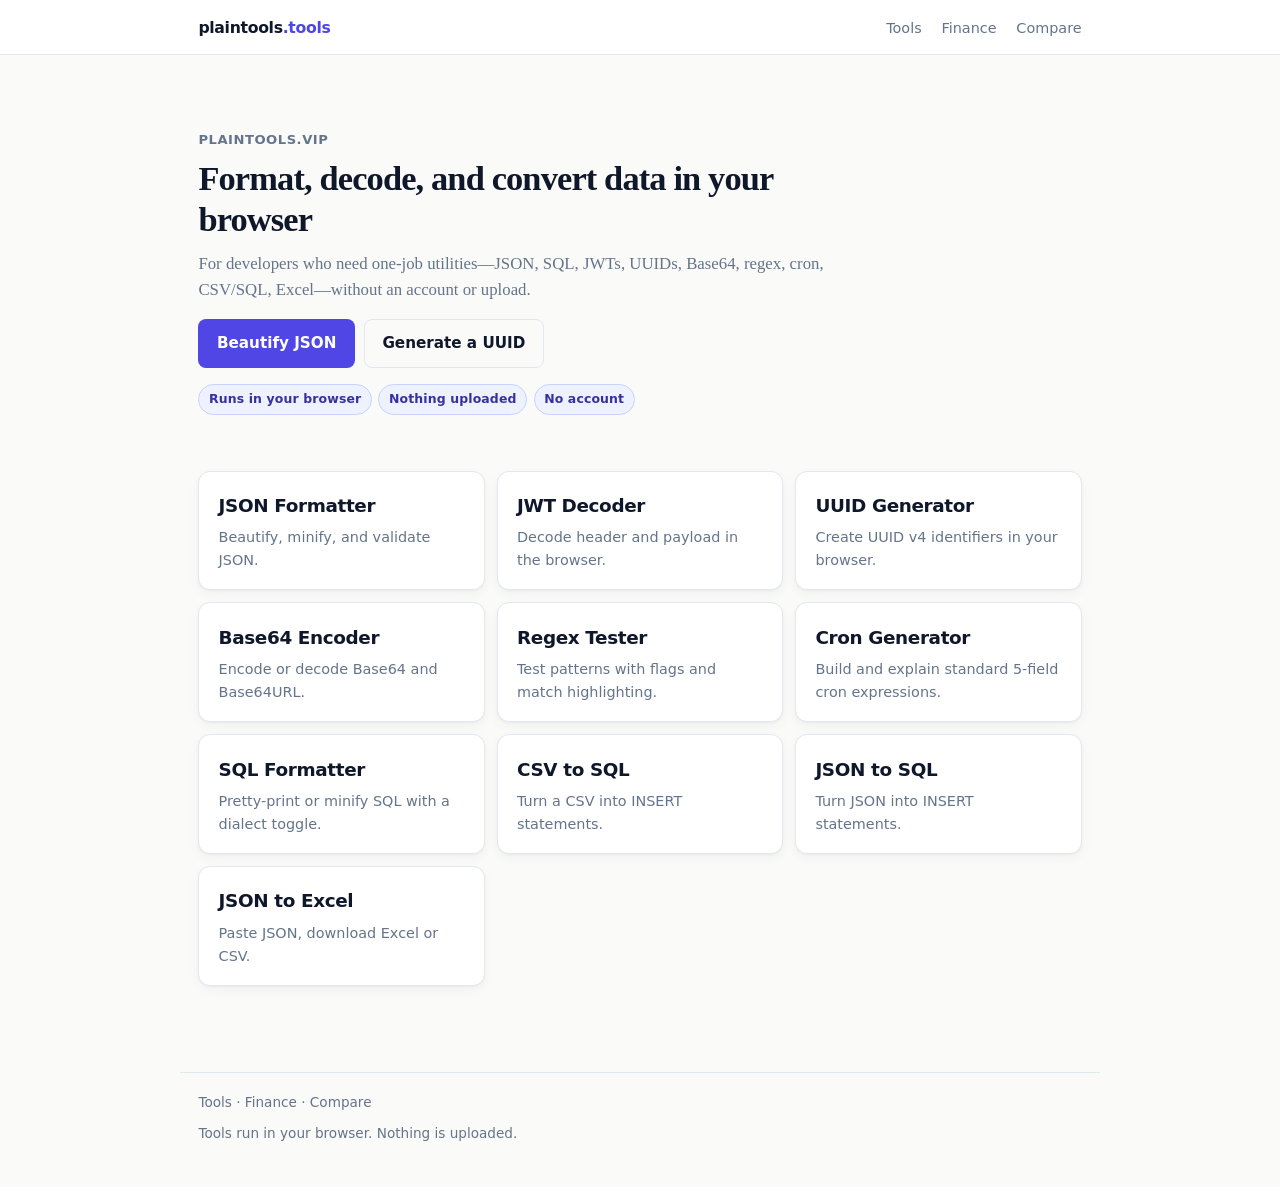
<file: index.html>
<!DOCTYPE html>
<html lang="en">
<head>
  <meta charset="utf-8">
  <meta name="viewport" content="width=device-width, initial-scale=1">
  <title>Plain Tools — Free browser utilities</title>
  <meta name="description" content="Format JSON or SQL, decode JWTs, generate UUIDs, encode Base64, test regex, build cron expressions, and convert CSV or JSON to SQL or Excel in your browser. No account, nothing uploaded.">
  <link rel="canonical" href="https://plaintools.vip/">
  <link rel="stylesheet" href="assets/style.css">
</head>
<body>
  <div class="site-top">
    <div class="site-top-inner">
      <a class="brand" href="/">plaintools<span>.tools</span></a>
      <nav class="nav">
        <a href="/">Tools</a>
        <a href="https://finance.plaintools.vip/">Finance</a>
        <a href="https://compare.plaintools.vip/">Compare</a>
      </nav>
    </div>
  </div>

  <main>
    <section class="hero">
      <p class="kicker">plaintools.vip</p>
      <h1>Format, decode, and convert data in your browser</h1>
      <p class="lede">For developers who need one-job utilities—JSON, SQL, JWTs, UUIDs, Base64, regex, cron, CSV/SQL, Excel—without an account or upload.</p>
      <p class="hero-actions">
        <a class="btn" href="json-formatter/">Beautify JSON</a>
        <a class="btn ghost" href="uuid-generator/">Generate a UUID</a>
      </p>
      <ul class="proof-strip" aria-label="How these tools work">
        <li>Runs in your browser</li>
        <li>Nothing uploaded</li>
        <li>No account</li>
      </ul>
    </section>
    <div class="grid">
      <a class="card" href="json-formatter/">
        <h2>JSON Formatter</h2>
        <p>Beautify, minify, and validate JSON.</p>
      </a>
      <a class="card" href="jwt-decoder/">
        <h2>JWT Decoder</h2>
        <p>Decode header and payload in the browser.</p>
      </a>
      <a class="card" href="uuid-generator/">
        <h2>UUID Generator</h2>
        <p>Create UUID v4 identifiers in your browser.</p>
      </a>
      <a class="card" href="base64-encoder/">
        <h2>Base64 Encoder</h2>
        <p>Encode or decode Base64 and Base64URL.</p>
      </a>
      <a class="card" href="regex-tester/">
        <h2>Regex Tester</h2>
        <p>Test patterns with flags and match highlighting.</p>
      </a>
      <a class="card" href="cron-generator/">
        <h2>Cron Generator</h2>
        <p>Build and explain standard 5-field cron expressions.</p>
      </a>
      <a class="card" href="sql-formatter/">
        <h2>SQL Formatter</h2>
        <p>Pretty-print or minify SQL with a dialect toggle.</p>
      </a>
      <a class="card" href="convert/csv-to-sql/">
        <h2>CSV to SQL</h2>
        <p>Turn a CSV into INSERT statements.</p>
      </a>
      <a class="card" href="convert/json-to-sql/">
        <h2>JSON to SQL</h2>
        <p>Turn JSON into INSERT statements.</p>
      </a>
      <a class="card" href="convert/json-to-excel/">
        <h2>JSON to Excel</h2>
        <p>Paste JSON, download Excel or CSV.</p>
      </a>
    </div>
  </main>
  <footer>
    <a href="/">Tools</a> ·
    <a href="https://finance.plaintools.vip/">Finance</a> ·
    <a href="https://compare.plaintools.vip/">Compare</a>
    <p>Tools run in your browser. Nothing is uploaded.</p>
  </footer>
</body>
</html>
</file>
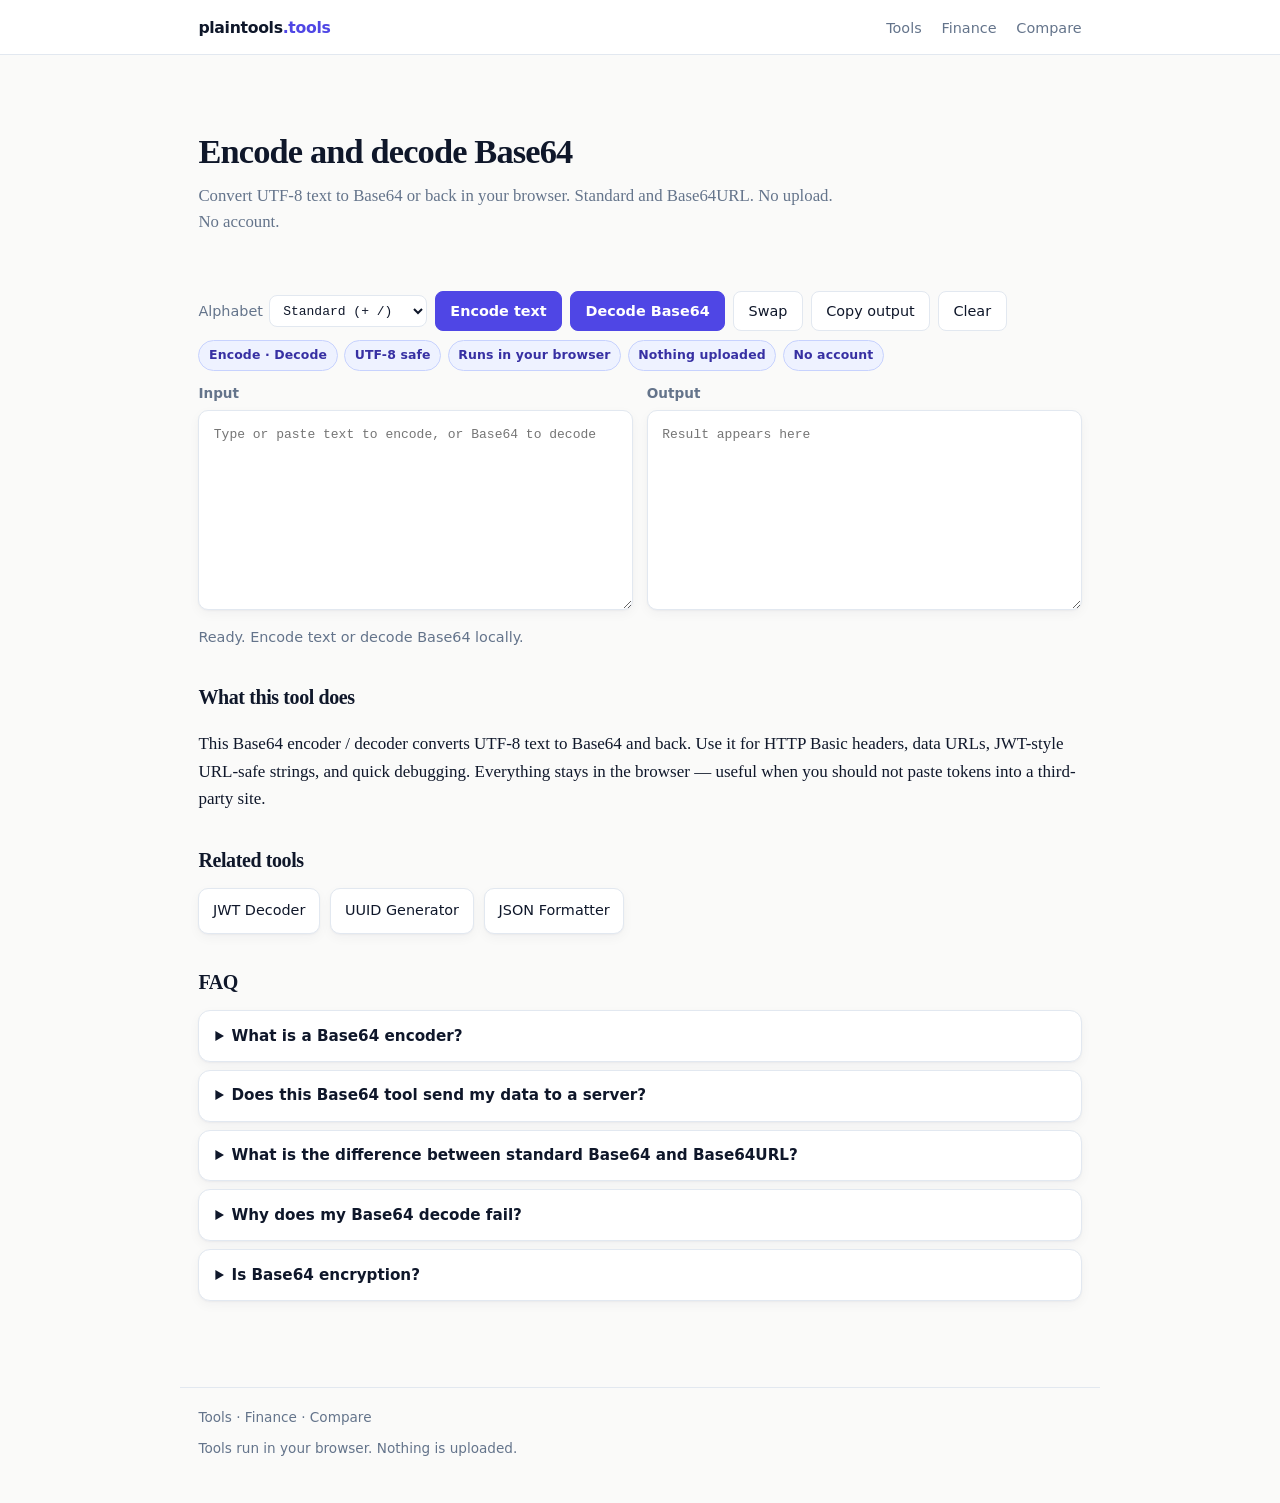
<file: base64-encoder/index.html>
<!DOCTYPE html>
<html lang="en">
<head>
  <meta charset="utf-8">
  <meta name="viewport" content="width=device-width, initial-scale=1">
  <title>Base64 Encoder / Decoder Online (Free)</title>
  <meta name="description" content="Base64 encoder and decoder online. Encode text or decode Base64 in your browser. UTF-8 safe. No upload. No account. Copy ready for APIs and tokens.">
  <link rel="canonical" href="https://plaintools.vip/base64-encoder/">
  <link rel="stylesheet" href="../assets/style.css">
  <style>
    .panels { display: grid; grid-template-columns: 1fr; gap: 0.85rem; margin: 0 0 0.25rem; }
    @media (min-width: 720px) { .panels { grid-template-columns: 1fr 1fr; } }
    .panels .panel label {
      display: block;
      font-size: 0.85rem;
      color: var(--muted);
      margin: 0 0 0.35rem;
      font-family: var(--sans);
      font-weight: 600;
    }
    .panels textarea { min-height: 200px; }
  </style>
  <script type="application/ld+json">
  {
    "@context": "https://schema.org",
    "@type": "FAQPage",
    "mainEntity": [
      {
        "@type": "Question",
        "name": "What is a Base64 encoder?",
        "acceptedAnswer": {"@type": "Answer", "text": "A Base64 encoder converts binary or text data into an ASCII string using 64 printable characters (A–Z, a–z, 0–9, +, /) plus optional = padding. This page encodes UTF-8 text to Base64 and decodes Base64 back to text in your browser."}
      },
      {
        "@type": "Question",
        "name": "Does this Base64 tool send my data to a server?",
        "acceptedAnswer": {"@type": "Answer", "text": "No. Encoding and decoding run entirely in your browser with TextEncoder/TextDecoder and btoa/atob (or a Uint8Array fallback). Nothing is uploaded or stored on a server."}
      },
      {
        "@type": "Question",
        "name": "What is the difference between standard Base64 and Base64URL?",
        "acceptedAnswer": {"@type": "Answer", "text": "Standard Base64 uses + and / and often = padding. Base64URL (used in JWTs) replaces + with - and / with _, and usually omits padding. This tool can encode or decode either variant."}
      },
      {
        "@type": "Question",
        "name": "Why does my Base64 decode fail?",
        "acceptedAnswer": {"@type": "Answer", "text": "Common causes: wrong alphabet (standard vs URL-safe), missing or extra padding, whitespace or line breaks in the middle of the string, or binary data that is not valid UTF-8 text. This decoder strips whitespace and can restore padding before decoding."}
      },
      {
        "@type": "Question",
        "name": "Is Base64 encryption?",
        "acceptedAnswer": {"@type": "Answer", "text": "No. Base64 is an encoding, not encryption. Anyone can decode it. Do not treat Base64 as a way to hide secrets."}
      }
    ]
  }
  </script>
</head>
<body>
  <div class="site-top">
    <div class="site-top-inner">
      <a class="brand" href="../">plaintools<span>.tools</span></a>
      <nav class="nav">
        <a href="../">Tools</a>
        <a href="https://finance.plaintools.vip/">Finance</a>
        <a href="https://compare.plaintools.vip/">Compare</a>
      </nav>
    </div>
  </div>

  <main>
    <section class="hero">
      <h1>Encode and decode Base64</h1>
      <p class="lede">Convert UTF-8 text to Base64 or back in your browser. Standard and Base64URL. No upload. No account.</p>
    </section>
    <div class="tool-head">
      <div class="toolbar">
        <label class="field">Alphabet
          <select id="alphabet">
            <option value="standard" selected>Standard (+ /)</option>
            <option value="url">Base64URL (- _)</option>
          </select>
        </label>
        <button class="primary" id="encode" type="button">Encode text</button>
        <button class="primary" id="decode" type="button">Decode Base64</button>
        <button id="swap" type="button">Swap</button>
        <button id="copy-out" type="button">Copy output</button>
        <button id="clear" type="button">Clear</button>
      </div>
      <ul class="chips" aria-label="Trust">
        <li>Encode · Decode</li>
        <li>UTF-8 safe</li>
        <li>Runs in your browser</li>
        <li>Nothing uploaded</li>
        <li>No account</li>
      </ul>
    </div>
    <div class="panels">
      <div class="panel">
        <label for="input">Input</label>
        <textarea id="input" spellcheck="false" placeholder="Type or paste text to encode, or Base64 to decode"></textarea>
      </div>
      <div class="panel">
        <label for="output">Output</label>
        <textarea id="output" spellcheck="false" readonly placeholder="Result appears here"></textarea>
      </div>
    </div>
    <p class="status" id="status">Ready. Encode text or decode Base64 locally.</p>

    <section>
      <h2>What this tool does</h2>
      <p>This Base64 encoder / decoder converts UTF-8 text to Base64 and back. Use it for HTTP Basic headers, data URLs, JWT-style URL-safe strings, and quick debugging. Everything stays in the browser — useful when you should not paste tokens into a third-party site.</p>
    </section>

    <section>
      <h2>Related tools</h2>
      <p class="related">
        <a href="../jwt-decoder/">JWT Decoder</a>
        <a href="../uuid-generator/">UUID Generator</a>
        <a href="../json-formatter/">JSON Formatter</a>
      </p>
    </section>

    <section class="faq">
      <h2>FAQ</h2>
      <details><summary>What is a Base64 encoder?</summary><p>A Base64 encoder converts binary or text data into an ASCII string using 64 printable characters (A–Z, a–z, 0–9, +, /) plus optional <code>=</code> padding. This page encodes UTF-8 text to Base64 and decodes Base64 back to text in your browser.</p></details>
      <details><summary>Does this Base64 tool send my data to a server?</summary><p>No. Encoding and decoding run entirely in your browser with <code>TextEncoder</code>/<code>TextDecoder</code> and <code>btoa</code>/<code>atob</code> (or a Uint8Array fallback). Nothing is uploaded or stored on a server.</p></details>
      <details><summary>What is the difference between standard Base64 and Base64URL?</summary><p>Standard Base64 uses <code>+</code> and <code>/</code> and often <code>=</code> padding. Base64URL (used in JWTs) replaces <code>+</code> with <code>-</code> and <code>/</code> with <code>_</code>, and usually omits padding. This tool can encode or decode either variant.</p></details>
      <details><summary>Why does my Base64 decode fail?</summary><p>Common causes: wrong alphabet (standard vs URL-safe), missing or extra padding, whitespace or line breaks in the middle of the string, or binary data that is not valid UTF-8 text. This decoder strips whitespace and can restore padding before decoding.</p></details>
      <details><summary>Is Base64 encryption?</summary><p>No. Base64 is an encoding, not encryption. Anyone can decode it. Do not treat Base64 as a way to hide secrets.</p></details>
    </section>
  </main>
  <footer>
    <a href="../">Tools</a> ·
    <a href="https://finance.plaintools.vip/">Finance</a> ·
    <a href="https://compare.plaintools.vip/">Compare</a>
    <p>Tools run in your browser. Nothing is uploaded.</p>
  </footer>
  <script>
    const input = document.getElementById('input');
    const output = document.getElementById('output');
    const status = document.getElementById('status');
    const alphabetEl = document.getElementById('alphabet');

    function setStatus(msg, kind) {
      status.textContent = msg;
      status.className = 'status' + (kind ? ' ' + kind : '');
    }

    function bytesToBase64(bytes) {
      let binary = '';
      const chunk = 0x8000;
      for (let i = 0; i < bytes.length; i += chunk) {
        binary += String.fromCharCode.apply(null, bytes.subarray(i, i + chunk));
      }
      return btoa(binary);
    }

    function base64ToBytes(b64) {
      const binary = atob(b64);
      const bytes = new Uint8Array(binary.length);
      for (let i = 0; i < binary.length; i++) bytes[i] = binary.charCodeAt(i);
      return bytes;
    }

    function toUrlSafe(b64) {
      return b64.replace(/\+/g, '-').replace(/\//g, '_').replace(/=+$/g, '');
    }

    function fromUrlSafe(b64url) {
      let s = b64url.replace(/-/g, '+').replace(/_/g, '/');
      const pad = s.length % 4;
      if (pad === 2) s += '==';
      else if (pad === 3) s += '=';
      else if (pad === 1) throw new Error('Invalid Base64URL length.');
      return s;
    }

    function encode() {
      const text = input.value;
      const enc = new TextEncoder();
      let b64 = bytesToBase64(enc.encode(text));
      if (alphabetEl.value === 'url') b64 = toUrlSafe(b64);
      output.value = b64;
      setStatus('Encoded ' + text.length + ' character' + (text.length === 1 ? '' : 's') + ' to Base64.', 'ok');
    }

    function decode() {
      let raw = input.value.replace(/\s+/g, '');
      if (!raw) {
        output.value = '';
        setStatus('Nothing to decode.', 'bad');
        return;
      }
      try {
        let std = raw;
        if (alphabetEl.value === 'url' || /[-_]/.test(raw)) {
          std = fromUrlSafe(raw);
        } else {
          const pad = std.length % 4;
          if (pad === 2) std += '==';
          else if (pad === 3) std += '=';
          else if (pad === 1) throw new Error('Invalid Base64 length.');
        }
        const bytes = base64ToBytes(std);
        const text = new TextDecoder('utf-8', { fatal: true }).decode(bytes);
        output.value = text;
        setStatus('Decoded Base64 to UTF-8 text.', 'ok');
      } catch (err) {
        output.value = '';
        setStatus('Decode failed: ' + (err && err.message ? err.message : String(err)), 'bad');
      }
    }

    document.getElementById('encode').onclick = function () {
      try { encode(); } catch (err) { setStatus(err.message, 'bad'); }
    };
    document.getElementById('decode').onclick = function () { decode(); };
    document.getElementById('swap').onclick = function () {
      const a = input.value;
      input.value = output.value;
      output.value = a;
      setStatus('Swapped input and output.', '');
    };
    document.getElementById('copy-out').onclick = async function () {
      if (!output.value) {
        setStatus('Nothing to copy yet.', 'bad');
        return;
      }
      try {
        await navigator.clipboard.writeText(output.value);
        setStatus('Copied output.', 'ok');
      } catch (err) {
        setStatus('Copy failed: ' + err.message, 'bad');
      }
    };
    document.getElementById('clear').onclick = function () {
      input.value = '';
      output.value = '';
      setStatus('Cleared.', '');
    };
  </script>
</body>
</html>
</file>
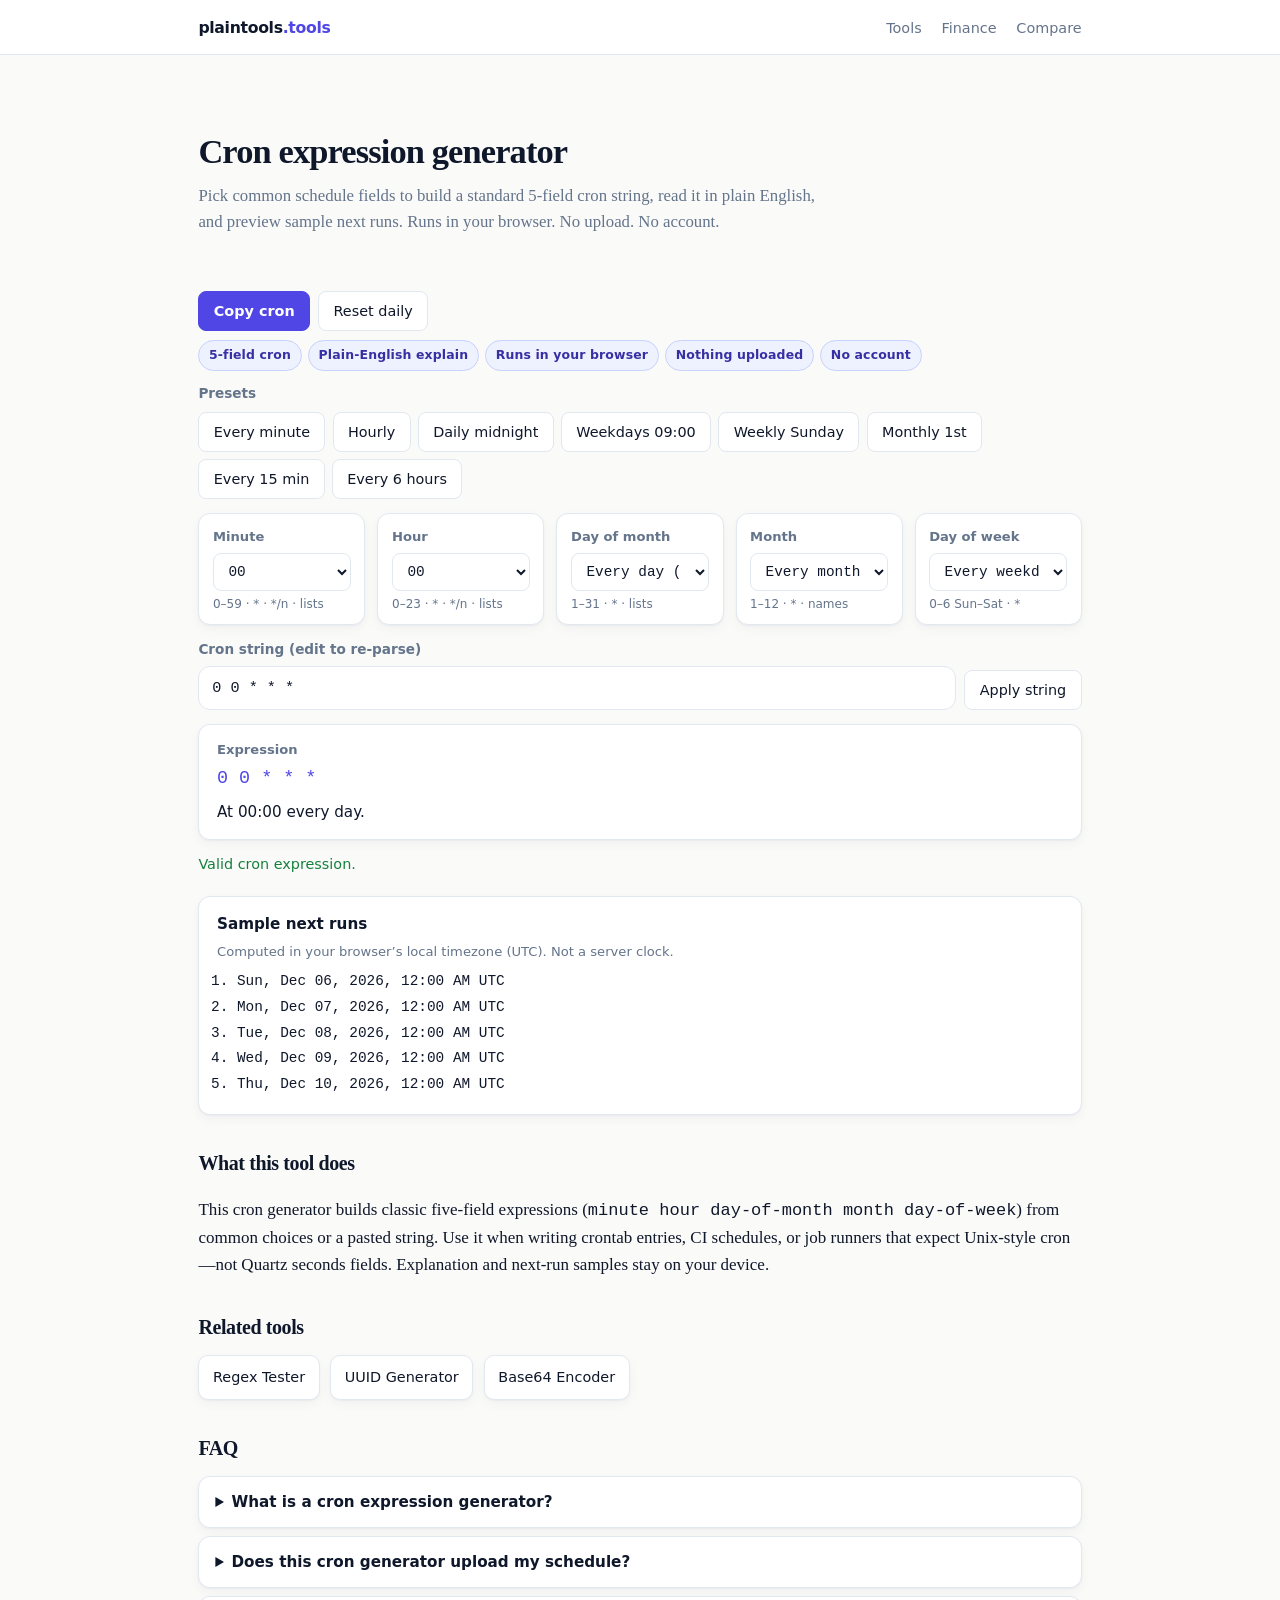
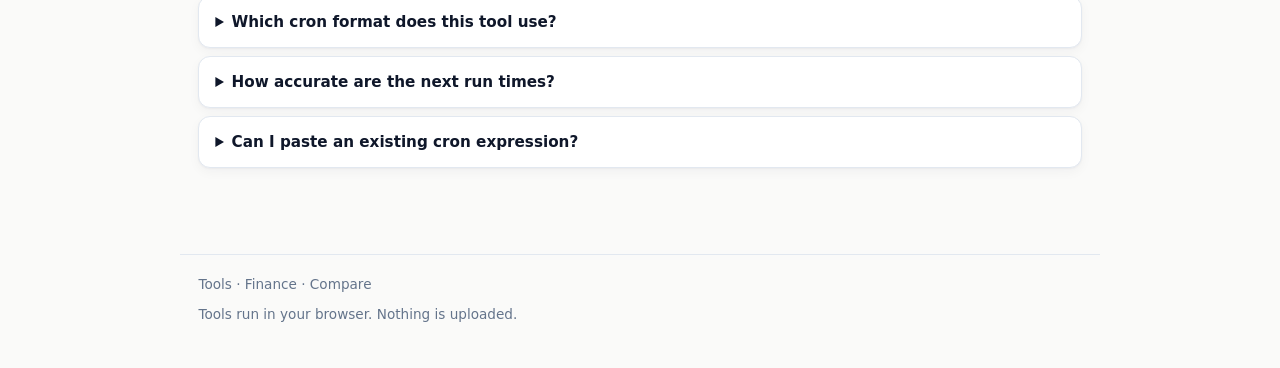
<file: cron-generator/index.html>
<!DOCTYPE html>
<html lang="en">
<head>
  <meta charset="utf-8">
  <meta name="viewport" content="width=device-width, initial-scale=1">
  <title>Cron Generator — Cron Expression Generator Online (Free)</title>
  <meta name="description" content="Cron expression generator online. Pick minute, hour, day, month, and weekday fields to build a standard 5-field cron string with a plain-English explanation and sample next runs. Runs in your browser. No upload. No account.">
  <link rel="canonical" href="https://plaintools.vip/cron-generator/">
  <link rel="stylesheet" href="../assets/style.css">
  <style>
    .cron-form {
      display: grid;
      gap: 0.85rem;
      margin: 0 0 0.85rem;
    }
    .cron-fields {
      display: grid;
      gap: 0.75rem;
    }
    @media (min-width: 720px) {
      .cron-fields {
        grid-template-columns: repeat(5, 1fr);
      }
    }
    .cron-field {
      background: var(--card);
      border: 1px solid var(--line);
      border-radius: var(--radius);
      box-shadow: var(--shadow);
      padding: 0.75rem 0.85rem;
      font-family: var(--sans);
    }
    .cron-field label {
      display: block;
      font-size: 0.82rem;
      font-weight: 600;
      color: var(--muted);
      margin: 0 0 0.4rem;
    }
    .cron-field select,
    .cron-field input[type="text"] {
      width: 100%;
      font-family: var(--mono);
      font-size: 0.9rem;
      padding: 0.55rem 0.65rem;
      border: 1px solid var(--line);
      border-radius: 8px;
      background: var(--input-bg);
      color: var(--ink);
    }
    .cron-field select:focus,
    .cron-field input[type="text"]:focus,
    #cron-raw:focus {
      outline: 2px solid var(--acc-border);
      outline-offset: 1px;
      border-color: var(--acc);
    }
    .cron-field .hint {
      display: block;
      margin-top: 0.35rem;
      font-size: 0.75rem;
      color: var(--muted);
      line-height: 1.35;
    }
    .presets {
      display: flex;
      flex-wrap: wrap;
      gap: 0.45rem;
      font-family: var(--sans);
    }
    .presets button {
      margin: 0;
    }
    .result-card {
      background: var(--card);
      border: 1px solid var(--line);
      border-radius: var(--radius);
      box-shadow: var(--shadow);
      padding: 0.9rem 1.1rem;
      margin: 0 0 0.85rem;
      font-family: var(--sans);
    }
    .result-card .label {
      display: block;
      font-size: 0.82rem;
      color: var(--muted);
      font-weight: 600;
      margin: 0 0 0.35rem;
    }
    .result-card .cron-out {
      display: block;
      font: 1.15rem/1.45 var(--mono);
      color: var(--acc);
      word-break: break-all;
      margin: 0 0 0.55rem;
    }
    .result-card .human {
      margin: 0;
      font-size: 0.95rem;
      line-height: 1.5;
      color: var(--ink);
    }
    .raw-row {
      display: grid;
      gap: 0.5rem;
      margin: 0 0 0.85rem;
      font-family: var(--sans);
    }
    @media (min-width: 640px) {
      .raw-row {
        grid-template-columns: 1fr auto;
        align-items: end;
      }
    }
    .raw-row label {
      display: block;
      font-size: 0.85rem;
      color: var(--muted);
      font-weight: 600;
      margin: 0 0 0.35rem;
    }
    #cron-raw {
      width: 100%;
      font-family: var(--mono);
      font-size: 0.95rem;
      padding: 0.65rem 0.8rem;
      border: 1px solid var(--line);
      border-radius: var(--radius);
      background: var(--input-bg);
      color: var(--ink);
    }
    .next-card {
      background: var(--card);
      border: 1px solid var(--line);
      border-radius: var(--radius);
      box-shadow: var(--shadow);
      padding: 0.9rem 1.1rem;
      margin: 0 0 0.85rem;
      font-family: var(--sans);
    }
    .next-card h3 {
      margin: 0 0 0.35rem;
      font-size: 0.95rem;
      font-family: var(--sans);
    }
    .next-card .tz-note {
      margin: 0 0 0.55rem;
      font-size: 0.82rem;
      color: var(--muted);
    }
    .next-card ol {
      margin: 0;
      padding-left: 1.25rem;
    }
    .next-card li {
      margin: 0.3rem 0;
      font-size: 0.9rem;
      font-family: var(--mono);
      line-height: 1.45;
    }
    .next-card .empty {
      margin: 0;
      color: var(--muted);
      font-size: 0.9rem;
    }
  </style>
  <script type="application/ld+json">
  {
    "@context": "https://schema.org",
    "@type": "FAQPage",
    "mainEntity": [
      {
        "@type": "Question",
        "name": "What is a cron expression generator?",
        "acceptedAnswer": {"@type": "Answer", "text": "A cron expression generator helps you build the five-field schedule string used by cron (minute, hour, day of month, month, day of week). This page turns common field choices into a cron string, a plain-English summary, and sample next run times in your browser."}
      },
      {
        "@type": "Question",
        "name": "Does this cron generator upload my schedule?",
        "acceptedAnswer": {"@type": "Answer", "text": "No. Expression building, explanation, and next-run estimates run entirely in your browser. Nothing is uploaded, logged, or stored on a server."}
      },
      {
        "@type": "Question",
        "name": "Which cron format does this tool use?",
        "acceptedAnswer": {"@type": "Answer", "text": "Standard 5-field cron: minute hour day-of-month month day-of-week. It does not emit a leading seconds field (some Quartz/Spring schedules use 6 or 7 fields). Day-of-week uses 0–6 with Sunday as 0, and also accepts names like SUN."}
      },
      {
        "@type": "Question",
        "name": "How accurate are the next run times?",
        "acceptedAnswer": {"@type": "Answer", "text": "Next runs are computed locally from your browser clock using the five fields you set. They assume a standard cron matching both day-of-month and day-of-week when both are constrained (OR semantics like classic Vixie cron). Time zone is your local zone as reported by the browser—not a server timezone."}
      },
      {
        "@type": "Question",
        "name": "Can I paste an existing cron expression?",
        "acceptedAnswer": {"@type": "Answer", "text": "Yes. Paste a 5-field expression into the Cron string box. The page re-parses it, updates the human-readable summary, and refreshes sample next runs when the expression is valid."}
      }
    ]
  }
  </script>
</head>
<body>
  <div class="site-top">
    <div class="site-top-inner">
      <a class="brand" href="../">plaintools<span>.tools</span></a>
      <nav class="nav">
        <a href="../">Tools</a>
        <a href="https://finance.plaintools.vip/">Finance</a>
        <a href="https://compare.plaintools.vip/">Compare</a>
      </nav>
    </div>
  </div>

  <main>
    <section class="hero">
      <h1>Cron expression generator</h1>
      <p class="lede">Pick common schedule fields to build a standard 5-field cron string, read it in plain English, and preview sample next runs. Runs in your browser. No upload. No account.</p>
    </section>
    <div class="tool-head">
      <div class="toolbar">
        <button class="primary" id="copy-cron" type="button">Copy cron</button>
        <button id="reset" type="button">Reset daily</button>
      </div>
      <ul class="chips" aria-label="Trust">
        <li>5-field cron</li>
        <li>Plain-English explain</li>
        <li>Runs in your browser</li>
        <li>Nothing uploaded</li>
        <li>No account</li>
      </ul>
    </div>

    <div class="cron-form">
      <div>
        <span class="block" style="display:block;font-size:0.85rem;color:var(--muted);margin:0 0 0.45rem;font-family:var(--sans);font-weight:600">Presets</span>
        <div class="presets" role="group" aria-label="Cron presets">
          <button type="button" data-preset="* * * * *">Every minute</button>
          <button type="button" data-preset="0 * * * *">Hourly</button>
          <button type="button" data-preset="0 0 * * *">Daily midnight</button>
          <button type="button" data-preset="0 9 * * 1-5">Weekdays 09:00</button>
          <button type="button" data-preset="0 0 * * 0">Weekly Sunday</button>
          <button type="button" data-preset="0 0 1 * *">Monthly 1st</button>
          <button type="button" data-preset="*/15 * * * *">Every 15 min</button>
          <button type="button" data-preset="0 */6 * * *">Every 6 hours</button>
        </div>
      </div>

      <div class="cron-fields">
        <div class="cron-field">
          <label for="f-min">Minute</label>
          <select id="f-min"></select>
          <span class="hint">0–59 · * · */n · lists</span>
        </div>
        <div class="cron-field">
          <label for="f-hour">Hour</label>
          <select id="f-hour"></select>
          <span class="hint">0–23 · * · */n · lists</span>
        </div>
        <div class="cron-field">
          <label for="f-dom">Day of month</label>
          <select id="f-dom"></select>
          <span class="hint">1–31 · * · lists</span>
        </div>
        <div class="cron-field">
          <label for="f-mon">Month</label>
          <select id="f-mon"></select>
          <span class="hint">1–12 · * · names</span>
        </div>
        <div class="cron-field">
          <label for="f-dow">Day of week</label>
          <select id="f-dow"></select>
          <span class="hint">0–6 Sun–Sat · *</span>
        </div>
      </div>
    </div>

    <div class="raw-row">
      <div>
        <label for="cron-raw">Cron string (edit to re-parse)</label>
        <input id="cron-raw" type="text" spellcheck="false" autocomplete="off" value="0 0 * * *">
      </div>
      <button type="button" id="apply-raw">Apply string</button>
    </div>

    <div class="result-card">
      <span class="label">Expression</span>
      <strong class="cron-out" id="cron-out">0 0 * * *</strong>
      <p class="human" id="human">At 00:00 every day.</p>
    </div>

    <p class="status" id="status">Ready. Change fields or paste a cron string.</p>

    <div class="next-card">
      <h3>Sample next runs</h3>
      <p class="tz-note" id="tz-note">Computed in your browser’s local timezone.</p>
      <ol id="next-list"></ol>
      <p class="empty" id="next-empty" hidden>No upcoming matches found in the search window (or the expression is invalid).</p>
    </div>

    <section>
      <h2>What this tool does</h2>
      <p>This cron generator builds classic five-field expressions (<code>minute hour day-of-month month day-of-week</code>) from common choices or a pasted string. Use it when writing crontab entries, CI schedules, or job runners that expect Unix-style cron—not Quartz seconds fields. Explanation and next-run samples stay on your device.</p>
    </section>

    <section>
      <h2>Related tools</h2>
      <p class="related">
        <a href="../regex-tester/">Regex Tester</a>
        <a href="../uuid-generator/">UUID Generator</a>
        <a href="../base64-encoder/">Base64 Encoder</a>
      </p>
    </section>

    <section class="faq">
      <h2>FAQ</h2>
      <details><summary>What is a cron expression generator?</summary><p>A cron expression generator helps you build the five-field schedule string used by cron (minute, hour, day of month, month, day of week). This page turns common field choices into a cron string, a plain-English summary, and sample next run times in your browser.</p></details>
      <details><summary>Does this cron generator upload my schedule?</summary><p>No. Expression building, explanation, and next-run estimates run entirely in your browser. Nothing is uploaded, logged, or stored on a server.</p></details>
      <details><summary>Which cron format does this tool use?</summary><p>Standard 5-field cron: <code>minute hour day-of-month month day-of-week</code>. It does not emit a leading seconds field (some Quartz/Spring schedules use 6 or 7 fields). Day-of-week uses 0–6 with Sunday as 0, and also accepts names like <code>SUN</code>.</p></details>
      <details><summary>How accurate are the next run times?</summary><p>Next runs are computed locally from your browser clock using the five fields you set. They assume standard cron matching when both day-of-month and day-of-week are constrained (OR semantics like classic Vixie cron). Time zone is your local zone as reported by the browser—not a server timezone.</p></details>
      <details><summary>Can I paste an existing cron expression?</summary><p>Yes. Paste a 5-field expression into the Cron string box. The page re-parses it, updates the human-readable summary, and refreshes sample next runs when the expression is valid.</p></details>
    </section>
  </main>
  <footer>
    <a href="../">Tools</a> ·
    <a href="https://finance.plaintools.vip/">Finance</a> ·
    <a href="https://compare.plaintools.vip/">Compare</a>
    <p>Tools run in your browser. Nothing is uploaded.</p>
  </footer>
  <script>
    (function () {
      const MONTH_NAMES = ['JAN','FEB','MAR','APR','MAY','JUN','JUL','AUG','SEP','OCT','NOV','DEC'];
      const DOW_NAMES = ['SUN','MON','TUE','WED','THU','FRI','SAT'];
      const MONTH_LABELS = ['January','February','March','April','May','June','July','August','September','October','November','December'];
      const DOW_LABELS = ['Sunday','Monday','Tuesday','Wednesday','Thursday','Friday','Saturday'];

      const fMin = document.getElementById('f-min');
      const fHour = document.getElementById('f-hour');
      const fDom = document.getElementById('f-dom');
      const fMon = document.getElementById('f-mon');
      const fDow = document.getElementById('f-dow');
      const cronRaw = document.getElementById('cron-raw');
      const cronOut = document.getElementById('cron-out');
      const humanEl = document.getElementById('human');
      const status = document.getElementById('status');
      const nextList = document.getElementById('next-list');
      const nextEmpty = document.getElementById('next-empty');
      const tzNote = document.getElementById('tz-note');

      let syncingFromRaw = false;

      function setStatus(msg, kind) {
        status.textContent = msg;
        status.className = 'status' + (kind ? ' ' + kind : '');
      }

      function addOpt(sel, value, label) {
        const o = document.createElement('option');
        o.value = value;
        o.textContent = label;
        sel.appendChild(o);
      }

      function fillSelects() {
        addOpt(fMin, '*', 'Every minute (*)');
        addOpt(fMin, '*/5', 'Every 5 minutes');
        addOpt(fMin, '*/10', 'Every 10 minutes');
        addOpt(fMin, '*/15', 'Every 15 minutes');
        addOpt(fMin, '*/30', 'Every 30 minutes');
        for (let i = 0; i < 60; i++) addOpt(fMin, String(i), String(i).padStart(2, '0'));
        addOpt(fMin, 'custom', 'Custom…');

        addOpt(fHour, '*', 'Every hour (*)');
        addOpt(fHour, '*/2', 'Every 2 hours');
        addOpt(fHour, '*/3', 'Every 3 hours');
        addOpt(fHour, '*/6', 'Every 6 hours');
        addOpt(fHour, '*/12', 'Every 12 hours');
        for (let i = 0; i < 24; i++) addOpt(fHour, String(i), String(i).padStart(2, '0'));
        addOpt(fHour, 'custom', 'Custom…');

        addOpt(fDom, '*', 'Every day (*)');
        for (let i = 1; i <= 31; i++) addOpt(fDom, String(i), String(i));
        addOpt(fDom, '1-7', '1st–7th');
        addOpt(fDom, 'custom', 'Custom…');

        addOpt(fMon, '*', 'Every month (*)');
        for (let i = 1; i <= 12; i++) addOpt(fMon, String(i), MONTH_LABELS[i - 1]);
        addOpt(fMon, '1,4,7,10', 'Quarterly (1,4,7,10)');
        addOpt(fMon, 'custom', 'Custom…');

        addOpt(fDow, '*', 'Every weekday (*)');
        for (let i = 0; i < 7; i++) addOpt(fDow, String(i), DOW_LABELS[i] + ' (' + i + ')');
        addOpt(fDow, '1-5', 'Monday–Friday');
        addOpt(fDow, '0,6', 'Weekend');
        addOpt(fDow, 'custom', 'Custom…');

        fMin.value = '0';
        fHour.value = '0';
        fDom.value = '*';
        fMon.value = '*';
        fDow.value = '*';
      }

      function promptCustom(sel, current) {
        const v = window.prompt('Enter cron field value (e.g. */5, 1-5, 0,15,30)', current === 'custom' ? '*' : current);
        if (v == null || !String(v).trim()) {
          sel.value = '*';
          return '*';
        }
        const cleaned = String(v).trim().toUpperCase();
        let found = false;
        for (let i = 0; i < sel.options.length; i++) {
          if (sel.options[i].value === cleaned) { found = true; break; }
        }
        if (!found) {
          const o = document.createElement('option');
          o.value = cleaned;
          o.textContent = cleaned;
          sel.insertBefore(o, sel.options[sel.options.length - 1]);
        }
        sel.value = cleaned;
        return cleaned;
      }

      function fieldValue(sel) {
        if (sel.value === 'custom') return promptCustom(sel, sel.value);
        return sel.value;
      }

      function expandField(field, min, max, names) {
        const raw = String(field).trim();
        if (!raw) throw new Error('Empty cron field');
        const allowed = new Set();
        const parts = raw.split(',');
        for (let p = 0; p < parts.length; p++) {
          let part = parts[p].trim().toUpperCase();
          if (!part) throw new Error('Empty list item in cron field');
          let step = 1;
          let hadStep = false;
          if (part.indexOf('/') >= 0) {
            const bits = part.split('/');
            if (bits.length !== 2) throw new Error('Invalid step in "' + field + '"');
            part = bits[0];
            step = parseInt(bits[1], 10);
            hadStep = true;
            if (!Number.isFinite(step) || step < 1) throw new Error('Invalid step in "' + field + '"');
          }
          let start, end;
          if (part === '*' || part === '?') {
            start = min;
            end = max;
          } else if (part.indexOf('-') >= 0) {
            const rr = part.split('-');
            if (rr.length !== 2) throw new Error('Invalid range in "' + field + '"');
            start = parseBound(rr[0], min, max, names);
            end = parseBound(rr[1], min, max, names);
            if (start > end) throw new Error('Inverted range in "' + field + '"');
          } else {
            start = parseBound(part, min, max, names);
            end = hadStep ? max : start;
          }
          for (let v = start; v <= end; v += step) {
            if (v >= min && v <= max) allowed.add(v);
          }
        }
        if (!allowed.size) throw new Error('Cron field matches nothing: "' + field + '"');
        return allowed;
      }

      function parseBound(tok, min, max, names) {
        let t = String(tok).trim().toUpperCase();
        if (names) {
          const mi = MONTH_NAMES.indexOf(t);
          if (mi >= 0 && names === MONTH_NAMES) return mi + 1;
          const di = DOW_NAMES.indexOf(t);
          if (di >= 0 && names === DOW_NAMES) return di;
          if (names === DOW_NAMES && t === '7') return 0;
        }
        const n = parseInt(t, 10);
        if (!Number.isFinite(n) || n < min || n > max) throw new Error('Value out of range: ' + tok);
        return n;
      }

      function parseCron(expr) {
        const parts = String(expr).trim().split(/\s+/);
        if (parts.length !== 5) throw new Error('Expected 5 fields (minute hour dom month dow), got ' + parts.length);
        return {
          minute: parts[0],
          hour: parts[1],
          dom: parts[2],
          month: parts[3],
          dow: parts[4],
          sets: {
            minute: expandField(parts[0], 0, 59, null),
            hour: expandField(parts[1], 0, 23, null),
            dom: expandField(parts[2], 1, 31, null),
            month: expandField(parts[3], 1, 12, MONTH_NAMES),
            dow: expandField(parts[4], 0, 6, DOW_NAMES)
          }
        };
      }

      function joinOrList(values, labels) {
        const arr = Array.from(values).sort(function (a, b) { return a - b; });
        if (arr.length === 1) return labels ? labels[arr[0]] : String(arr[0]);
        if (labels) return arr.map(function (v) { return labels[v]; }).join(', ');
        return arr.join(', ');
      }

      function describeField(field, kind, set) {
        const f = String(field).toUpperCase();
        if (f === '*' || f === '?') {
          if (kind === 'minute') return 'every minute';
          if (kind === 'hour') return 'every hour';
          if (kind === 'dom') return 'every day of the month';
          if (kind === 'month') return 'every month';
          return 'every day of the week';
        }
        const step = f.match(/^\*\/(\d+)$/);
        if (step) {
          const n = step[1];
          if (kind === 'minute') return 'every ' + n + ' minutes';
          if (kind === 'hour') return 'every ' + n + ' hours';
          if (kind === 'dom') return 'every ' + n + ' days of the month';
          if (kind === 'month') return 'every ' + n + ' months';
          return 'every ' + n + ' days of the week';
        }
        if (kind === 'minute') return 'at minute ' + joinOrList(set);
        if (kind === 'hour') {
          const hours = Array.from(set).sort(function (a, b) { return a - b; }).map(function (h) {
            return String(h).padStart(2, '0') + ':xx';
          });
          return 'during hour' + (hours.length > 1 ? 's ' : ' ') + hours.join(', ').replace(/:xx/g, '');
        }
        if (kind === 'dom') return 'on day-of-month ' + joinOrList(set);
        if (kind === 'month') return 'in ' + joinOrList(set, [null].concat(MONTH_LABELS));
        return 'on ' + joinOrList(set, DOW_LABELS);
      }

      function humanize(parsed) {
        const minF = String(parsed.minute);
        const hourF = String(parsed.hour);
        const domAll = String(parsed.dom) === '*' || String(parsed.dom) === '?';
        const dowAll = String(parsed.dow) === '*' || String(parsed.dow) === '?';
        const monAll = String(parsed.month) === '*' || String(parsed.month) === '?';

        // Common patterns
        if (minF === '*' && hourF === '*' && domAll && monAll && dowAll) {
          return 'Every minute.';
        }
        const everyMin = minF.match(/^\*\/(\d+)$/);
        if (everyMin && hourF === '*' && domAll && monAll && dowAll) {
          return 'Every ' + everyMin[1] + ' minutes.';
        }
        if (/^\d+$/.test(minF) && hourF === '*' && domAll && monAll && dowAll) {
          return 'At minute ' + minF + ' of every hour.';
        }
        if (/^\d+$/.test(minF) && /^\d+$/.test(hourF) && domAll && monAll && dowAll) {
          return 'At ' + hourF.padStart(2, '0') + ':' + minF.padStart(2, '0') + ' every day.';
        }
        if (/^\d+$/.test(minF) && /^\d+$/.test(hourF) && domAll && monAll && String(parsed.dow) === '1-5') {
          return 'At ' + hourF.padStart(2, '0') + ':' + minF.padStart(2, '0') + ' on weekdays (Monday–Friday).';
        }
        if (/^\d+$/.test(minF) && /^\d+$/.test(hourF) && domAll && monAll && !dowAll) {
          return 'At ' + hourF.padStart(2, '0') + ':' + minF.padStart(2, '0') + ' on ' + joinOrList(parsed.sets.dow, DOW_LABELS) + '.';
        }
        if (/^\d+$/.test(minF) && /^\d+$/.test(hourF) && String(parsed.dom) === '1' && monAll && dowAll) {
          return 'At ' + hourF.padStart(2, '0') + ':' + minF.padStart(2, '0') + ' on the 1st of every month.';
        }

        const parts = [];
        if (/^\d+$/.test(minF) && /^\d+$/.test(hourF)) {
          parts.push('At ' + hourF.padStart(2, '0') + ':' + minF.padStart(2, '0'));
        } else {
          parts.push(capitalize(describeField(parsed.minute, 'minute', parsed.sets.minute)));
          if (hourF !== '*') parts.push(describeField(parsed.hour, 'hour', parsed.sets.hour));
        }
        if (!domAll && !dowAll) {
          parts.push(describeField(parsed.dom, 'dom', parsed.sets.dom) + ' or ' + describeField(parsed.dow, 'dow', parsed.sets.dow) + ' (either matches)');
        } else {
          if (!domAll) parts.push(describeField(parsed.dom, 'dom', parsed.sets.dom));
          if (!dowAll) parts.push(describeField(parsed.dow, 'dow', parsed.sets.dow));
        }
        if (!monAll) parts.push(describeField(parsed.month, 'month', parsed.sets.month));
        let s = parts.join(', ');
        if (!/[.!?]$/.test(s)) s += '.';
        return s;
      }

      function capitalize(s) {
        return s ? s.charAt(0).toUpperCase() + s.slice(1) : s;
      }

      function matchesDate(parsed, d) {
        if (!parsed.sets.month.has(d.getMonth() + 1)) return false;
        if (!parsed.sets.hour.has(d.getHours())) return false;
        if (!parsed.sets.minute.has(d.getMinutes())) return false;
        const domAll = String(parsed.dom) === '*' || String(parsed.dom) === '?';
        const dowAll = String(parsed.dow) === '*' || String(parsed.dow) === '?';
        const domOk = parsed.sets.dom.has(d.getDate());
        const dowOk = parsed.sets.dow.has(d.getDay());
        if (domAll && dowAll) return true;
        if (domAll) return dowOk;
        if (dowAll) return domOk;
        // Vixie cron: when both DOM and DOW are restricted, match if either matches
        return domOk || dowOk;
      }

      function nextRuns(parsed, count) {
        const out = [];
        const cursor = new Date();
        cursor.setSeconds(0, 0);
        cursor.setMinutes(cursor.getMinutes() + 1);
        // Search up to ~2 years of minutes max, but advance smarter when possible
        const limit = 366 * 24 * 60;
        for (let i = 0; i < limit && out.length < count; i++) {
          if (matchesDate(parsed, cursor)) {
            out.push(new Date(cursor.getTime()));
          }
          cursor.setMinutes(cursor.getMinutes() + 1);
        }
        return out;
      }

      function formatStamp(d) {
        try {
          return new Intl.DateTimeFormat(undefined, {
            weekday: 'short',
            year: 'numeric',
            month: 'short',
            day: '2-digit',
            hour: '2-digit',
            minute: '2-digit',
            timeZoneName: 'short'
          }).format(d);
        } catch (e) {
          return d.toString();
        }
      }

      function ensureOption(sel, value) {
        const v = String(value).toUpperCase();
        for (let i = 0; i < sel.options.length; i++) {
          if (sel.options[i].value.toUpperCase() === v) {
            sel.value = sel.options[i].value;
            return;
          }
        }
        const o = document.createElement('option');
        o.value = v;
        o.textContent = v;
        sel.insertBefore(o, sel.options[sel.options.length - 1]);
        sel.value = v;
      }

      function applyParsedToSelects(parsed) {
        syncingFromRaw = true;
        ensureOption(fMin, parsed.minute);
        ensureOption(fHour, parsed.hour);
        ensureOption(fDom, parsed.dom);
        ensureOption(fMon, parsed.month);
        ensureOption(fDow, parsed.dow);
        syncingFromRaw = false;
      }

      function expressionFromSelects() {
        return [
          fieldValue(fMin),
          fieldValue(fHour),
          fieldValue(fDom),
          fieldValue(fMon),
          fieldValue(fDow)
        ].join(' ');
      }

      function render(expr, source) {
        try {
          const parsed = parseCron(expr);
          const normalized = [
            parsed.minute,
            parsed.hour,
            parsed.dom,
            parsed.month,
            parsed.dow
          ].join(' ');
          cronOut.textContent = normalized;
          if (source !== 'raw-typing') cronRaw.value = normalized;
          if (source === 'selects' || source === 'preset' || source === 'apply' || source === 'reset') {
            // selects already set
          } else {
            applyParsedToSelects(parsed);
          }
          humanEl.textContent = humanize(parsed);
          const runs = nextRuns(parsed, 5);
          nextList.innerHTML = '';
          if (!runs.length) {
            nextEmpty.hidden = false;
          } else {
            nextEmpty.hidden = true;
            runs.forEach(function (d) {
              const li = document.createElement('li');
              li.textContent = formatStamp(d);
              nextList.appendChild(li);
            });
          }
          let tz = '';
          try {
            tz = Intl.DateTimeFormat().resolvedOptions().timeZone || '';
          } catch (e) {}
          tzNote.textContent = tz
            ? 'Computed in your browser’s local timezone (' + tz + '). Not a server clock.'
            : 'Computed in your browser’s local timezone. Not a server clock.';
          setStatus('Valid cron expression.', 'ok');
          return true;
        } catch (err) {
          cronOut.textContent = expr || '—';
          humanEl.textContent = 'Could not explain this expression.';
          nextList.innerHTML = '';
          nextEmpty.hidden = false;
          setStatus('Invalid cron: ' + (err && err.message ? err.message : String(err)), 'bad');
          return false;
        }
      }

      function updateFromSelects() {
        if (syncingFromRaw) return;
        const expr = expressionFromSelects();
        cronRaw.value = expr;
        render(expr, 'selects');
      }

      fillSelects();

      [fMin, fHour, fDom, fMon, fDow].forEach(function (sel) {
        sel.addEventListener('change', updateFromSelects);
      });

      document.querySelectorAll('[data-preset]').forEach(function (btn) {
        btn.addEventListener('click', function () {
          const expr = btn.getAttribute('data-preset');
          cronRaw.value = expr;
          const parsed = parseCron(expr);
          applyParsedToSelects(parsed);
          render(expr, 'preset');
        });
      });

      document.getElementById('apply-raw').addEventListener('click', function () {
        render(cronRaw.value, 'apply');
      });
      cronRaw.addEventListener('keydown', function (e) {
        if (e.key === 'Enter') {
          e.preventDefault();
          render(cronRaw.value, 'apply');
        }
      });

      document.getElementById('copy-cron').addEventListener('click', async function () {
        const text = cronOut.textContent.trim();
        if (!text || text === '—') {
          setStatus('Nothing to copy.', 'bad');
          return;
        }
        try {
          await navigator.clipboard.writeText(text);
          setStatus('Copied cron expression.', 'ok');
        } catch (err) {
          setStatus('Copy failed: ' + err.message, 'bad');
        }
      });

      document.getElementById('reset').addEventListener('click', function () {
        const expr = '0 0 * * *';
        cronRaw.value = expr;
        applyParsedToSelects(parseCron(expr));
        render(expr, 'reset');
        setStatus('Reset to daily midnight.', 'ok');
      });

      // Fix DOW name normalization in expandField for bare names — parseBound already handles
      render('0 0 * * *', 'reset');
    })();
  </script>
</body>
</html>
</file>
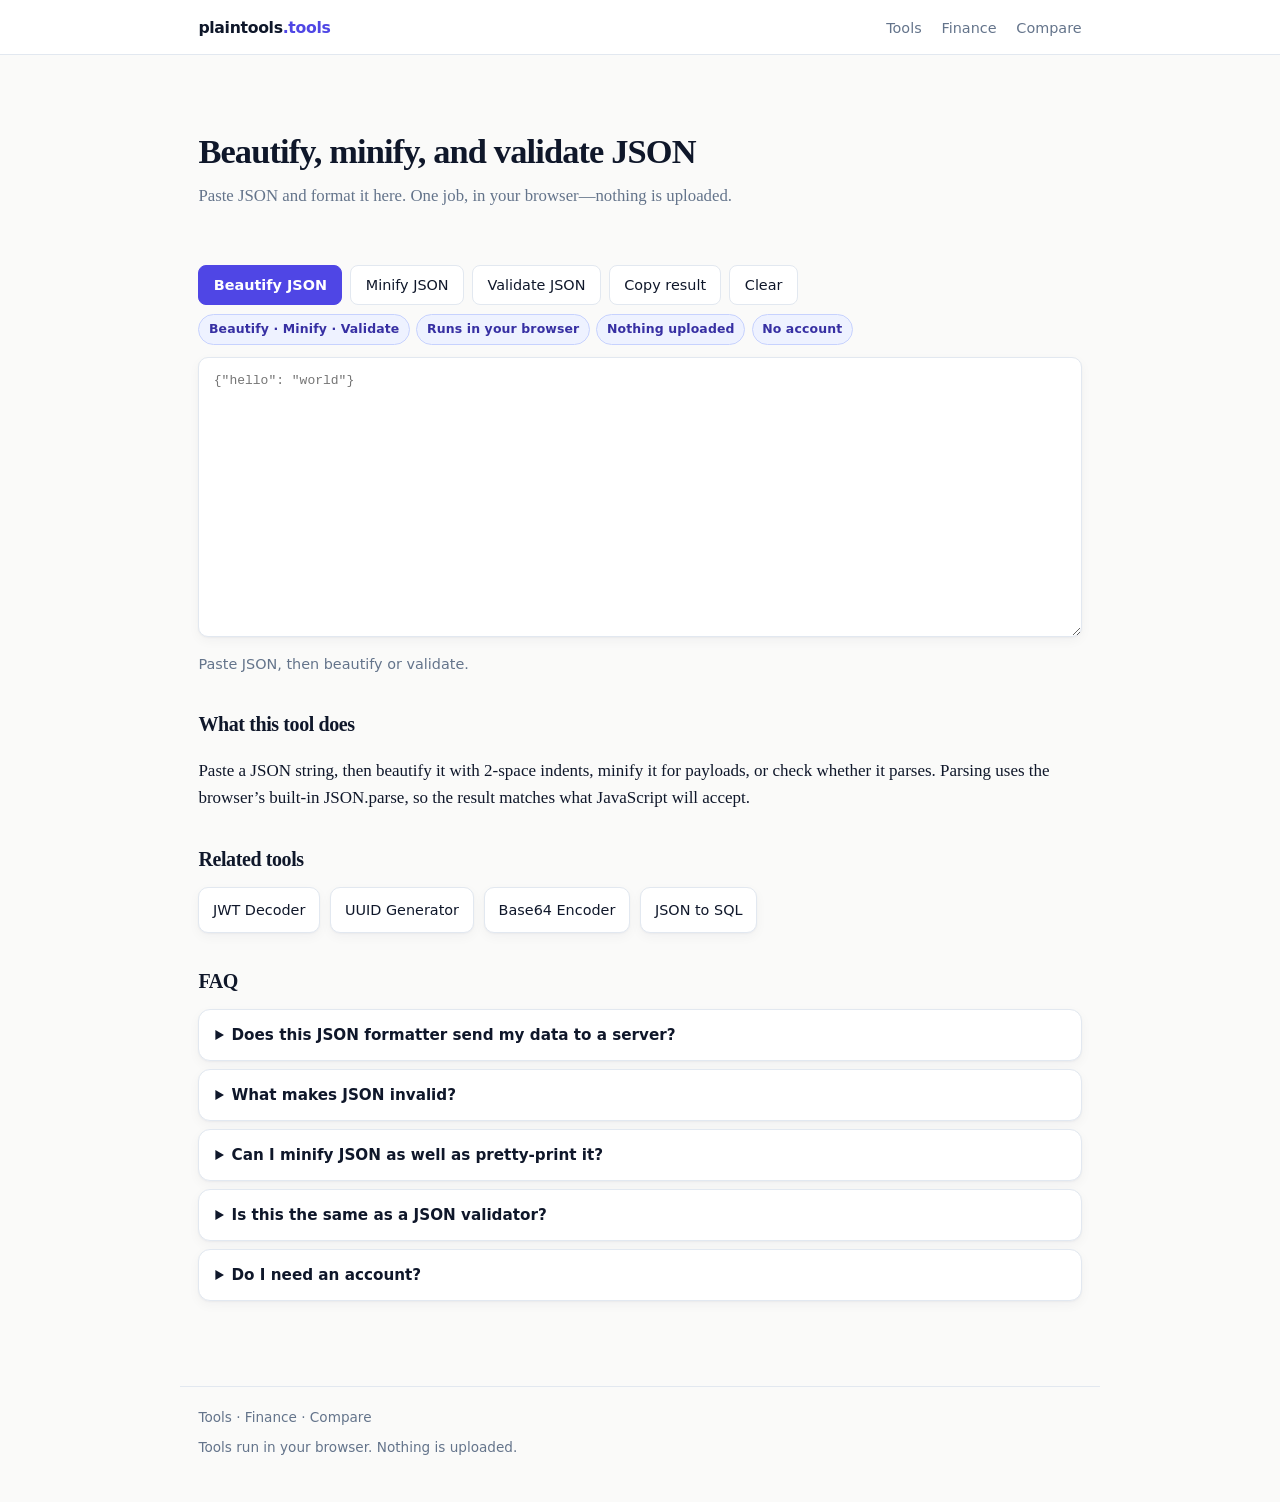
<file: json-formatter/index.html>
<!DOCTYPE html>
<html lang="en">
<head>
  <meta charset="utf-8">
  <meta name="viewport" content="width=device-width, initial-scale=1">
  <title>JSON Formatter Online — Beautify, Minify, Validate</title>
  <meta name="description" content="Paste JSON to format, minify, or validate it in your browser. No upload. No account. Works after the page loads.">
  <link rel="canonical" href="https://plaintools.vip/json-formatter/">
  <link rel="stylesheet" href="../assets/style.css">
  <script type="application/ld+json">
  {
    "@context": "https://schema.org",
    "@type": "FAQPage",
    "mainEntity": [
      {
        "@type": "Question",
        "name": "Does this JSON formatter send my data to a server?",
        "acceptedAnswer": {"@type": "Answer", "text": "No. Formatting, minifying, and validation run in your browser with JavaScript. The JSON never leaves this page."}
      },
      {
        "@type": "Question",
        "name": "What makes JSON invalid?",
        "acceptedAnswer": {"@type": "Answer", "text": "Common issues are trailing commas, single quotes, unquoted keys, comments, and truncated strings. This tool reports the parser error so you can fix the exact spot."}
      },
      {
        "@type": "Question",
        "name": "Can I minify JSON as well as pretty-print it?",
        "acceptedAnswer": {"@type": "Answer", "text": "Yes. Beautify adds indentation. Minify removes extra whitespace. Both require the input to be valid JSON."}
      },
      {
        "@type": "Question",
        "name": "Is this the same as a JSON validator?",
        "acceptedAnswer": {"@type": "Answer", "text": "Validation is included. If parse fails, you get the error message instead of formatted output. If parse succeeds, the JSON is valid."}
      },
      {
        "@type": "Question",
        "name": "Do I need an account?",
        "acceptedAnswer": {"@type": "Answer", "text": "No account, no upload, no install. Paste JSON and format it."}
      }
    ]
  }
  </script>
</head>
<body>
  <div class="site-top">
    <div class="site-top-inner">
      <a class="brand" href="../">plaintools<span>.tools</span></a>
      <nav class="nav">
        <a href="../">Tools</a>
        <a href="https://finance.plaintools.vip/">Finance</a>
        <a href="https://compare.plaintools.vip/">Compare</a>
      </nav>
    </div>
  </div>

  <main>
    <section class="hero">
      <h1>Beautify, minify, and validate JSON</h1>
      <p class="lede">Paste JSON and format it here. One job, in your browser—nothing is uploaded.</p>
    </section>
    <div class="tool-head">
      <div class="toolbar">
        <button class="primary" id="beautify" type="button">Beautify JSON</button>
        <button id="minify" type="button">Minify JSON</button>
        <button id="validate" type="button">Validate JSON</button>
        <button id="copy" type="button">Copy result</button>
        <button id="clear" type="button">Clear</button>
      </div>
      <ul class="chips" aria-label="Trust">
        <li>Beautify · Minify · Validate</li>
        <li>Runs in your browser</li>
        <li>Nothing uploaded</li>
        <li>No account</li>
      </ul>
    </div>
    <textarea id="input" spellcheck="false" placeholder='{"hello": "world"}'></textarea>
    <p class="status" id="status">Paste JSON, then beautify or validate.</p>
    <section>
      <h2>What this tool does</h2>
      <p>Paste a JSON string, then beautify it with 2-space indents, minify it for payloads, or check whether it parses. Parsing uses the browser’s built-in JSON.parse, so the result matches what JavaScript will accept.</p>
    </section>
    <section>
      <h2>Related tools</h2>
      <p class="related">
        <a href="../jwt-decoder/">JWT Decoder</a>
        <a href="../uuid-generator/">UUID Generator</a>
        <a href="../base64-encoder/">Base64 Encoder</a>
        <a href="../convert/json-to-sql/">JSON to SQL</a>
      </p>
    </section>
    <section class="faq">
      <h2>FAQ</h2>
      <details><summary>Does this JSON formatter send my data to a server?</summary><p>No. Formatting, minifying, and validation run in your browser with JavaScript. The JSON never leaves this page.</p></details>
      <details><summary>What makes JSON invalid?</summary><p>Common issues are trailing commas, single quotes, unquoted keys, comments, and truncated strings. This tool reports the parser error so you can fix the exact spot.</p></details>
      <details><summary>Can I minify JSON as well as pretty-print it?</summary><p>Yes. Beautify adds indentation. Minify removes extra whitespace. Both require the input to be valid JSON.</p></details>
      <details><summary>Is this the same as a JSON validator?</summary><p>Validation is included. If parse fails, you get the error message instead of formatted output. If parse succeeds, the JSON is valid.</p></details>
      <details><summary>Do I need an account?</summary><p>No account, no upload, no install. Paste JSON and format it.</p></details>
    </section>
  </main>
  <footer>
    <a href="../">Tools</a> ·
    <a href="https://finance.plaintools.vip/">Finance</a> ·
    <a href="https://compare.plaintools.vip/">Compare</a>
    <p>Tools run in your browser. Nothing is uploaded.</p>
  </footer>
  <script>
    const input = document.getElementById('input');
    const status = document.getElementById('status');
    function parse() { return JSON.parse(input.value); }
    function setStatus(msg, kind) { status.textContent = msg; status.className = 'status' + (kind ? ' ' + kind : ''); }
    function run(fn) {
      try { fn(); }
      catch (err) { setStatus(err.message, 'bad'); }
    }
    document.getElementById('beautify').onclick = () => run(() => {
      input.value = JSON.stringify(parse(), null, 2);
      setStatus('Valid JSON. Beautified.', 'ok');
    });
    document.getElementById('minify').onclick = () => run(() => {
      input.value = JSON.stringify(parse());
      setStatus('Valid JSON. Minified.', 'ok');
    });
    document.getElementById('validate').onclick = () => run(() => {
      parse();
      setStatus('Valid JSON.', 'ok');
    });
    document.getElementById('copy').onclick = async () => {
      await navigator.clipboard.writeText(input.value);
      setStatus('Copied to clipboard.');
    };
    document.getElementById('clear').onclick = () => { input.value = ''; setStatus('Cleared.'); };
  </script>
</body>
</html>
</file>
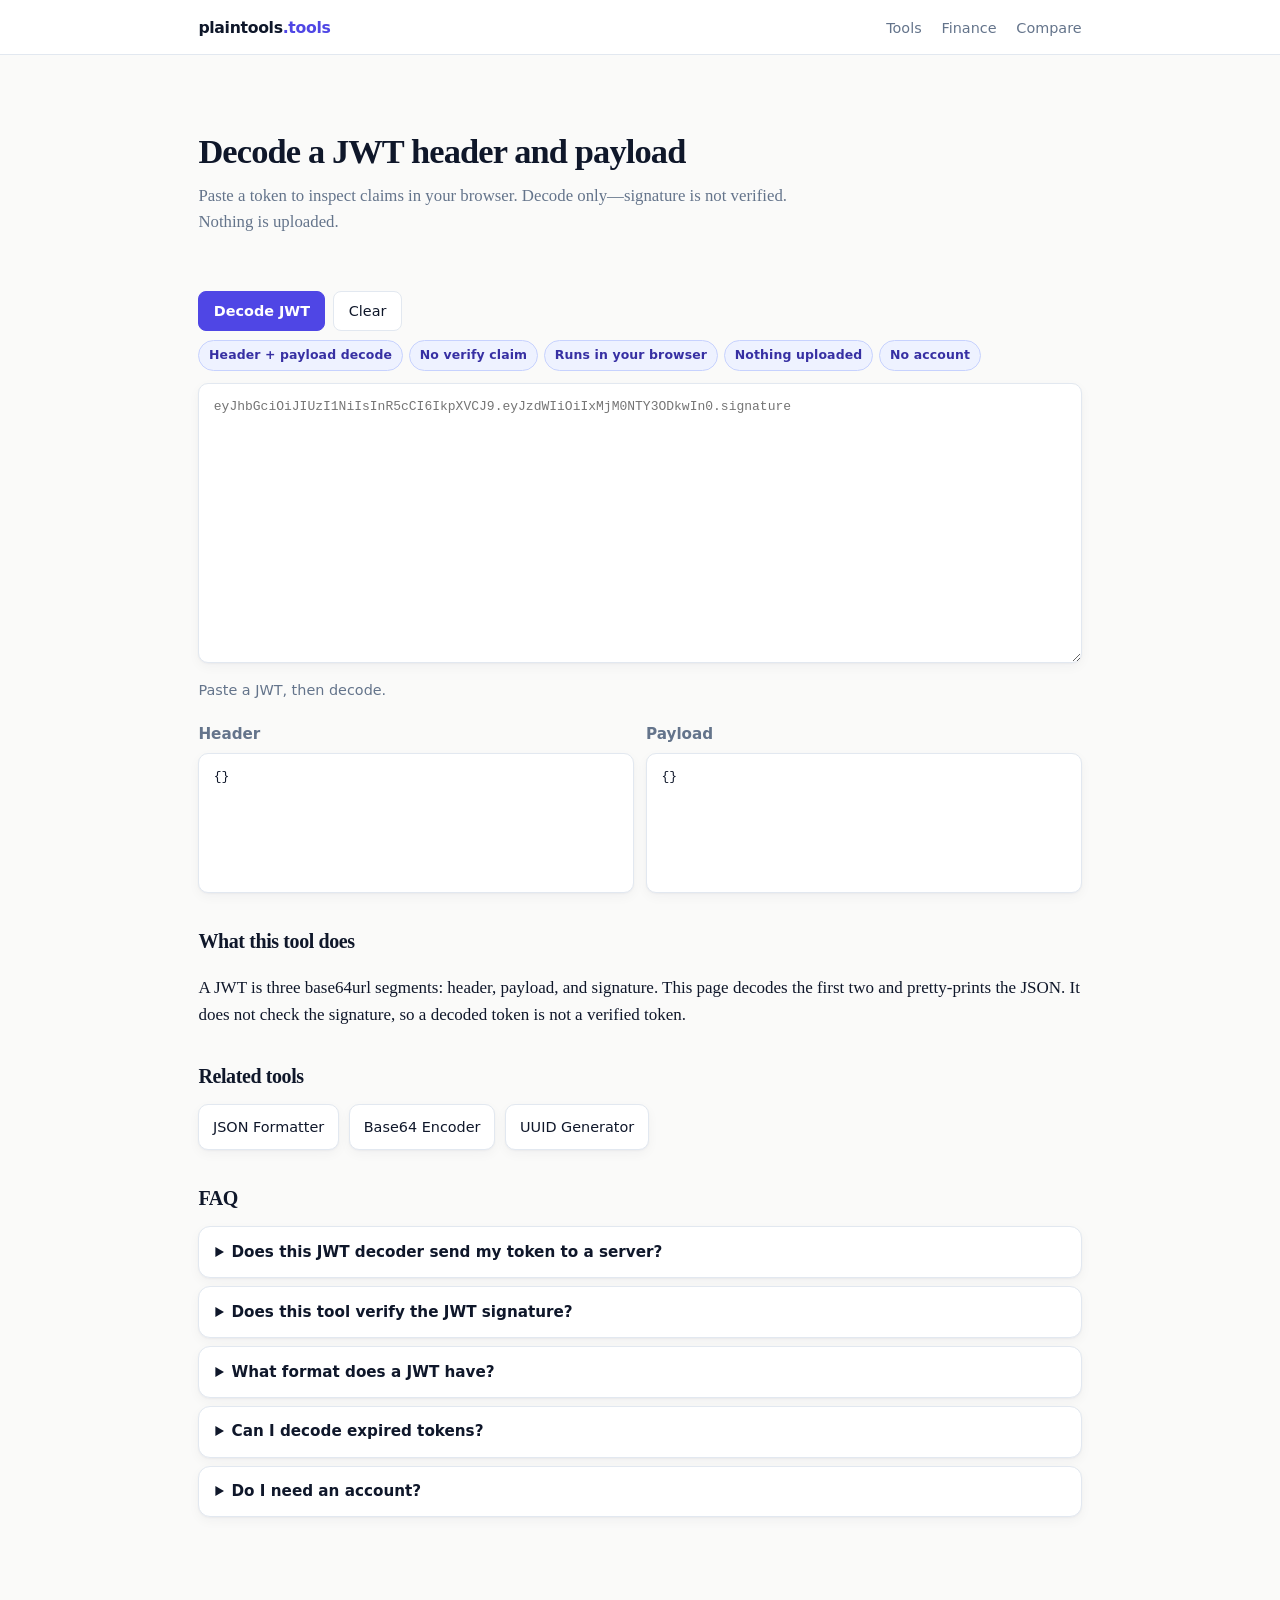
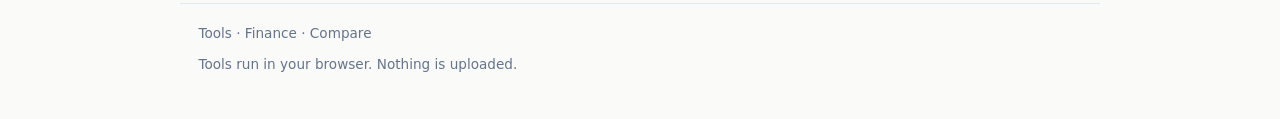
<file: jwt-decoder/index.html>
<!DOCTYPE html>
<html lang="en">
<head>
  <meta charset="utf-8">
  <meta name="viewport" content="width=device-width, initial-scale=1">
  <title>JWT Decoder — Decode Header and Payload in the Browser</title>
  <meta name="description" content="Paste a JWT to decode its header and payload in your browser. No upload. Decode only, not signature verification.">
  <link rel="canonical" href="https://plaintools.vip/jwt-decoder/">
  <link rel="stylesheet" href="../assets/style.css">
  <script type="application/ld+json">
  {
    "@context": "https://schema.org",
    "@type": "FAQPage",
    "mainEntity": [
      {
        "@type": "Question",
        "name": "Does this JWT decoder send my token to a server?",
        "acceptedAnswer": {"@type": "Answer", "text": "No. Decoding runs in your browser with JavaScript. The token never leaves this page."}
      },
      {
        "@type": "Question",
        "name": "Does this tool verify the JWT signature?",
        "acceptedAnswer": {"@type": "Answer", "text": "No. It only base64url-decodes the header and payload. A valid-looking payload is not proof the token is authentic. Use this to inspect claims, not to trust them."}
      },
      {
        "@type": "Question",
        "name": "What format does a JWT have?",
        "acceptedAnswer": {"@type": "Answer", "text": "Three base64url parts separated by dots: header.payload.signature. Encrypted JWEs are not supported here."}
      },
      {
        "@type": "Question",
        "name": "Can I decode expired tokens?",
        "acceptedAnswer": {"@type": "Answer", "text": "Yes. Expiration is a claim in the payload. This tool shows exp, iat, and nbf as UTC timestamps when they are numeric. It does not reject expired tokens."}
      },
      {
        "@type": "Question",
        "name": "Do I need an account?",
        "acceptedAnswer": {"@type": "Answer", "text": "No account, no upload, no install. Paste a JWT and decode it."}
      }
    ]
  }
  </script>
</head>
<body>
  <div class="site-top">
    <div class="site-top-inner">
      <a class="brand" href="../">plaintools<span>.tools</span></a>
      <nav class="nav">
        <a href="../">Tools</a>
        <a href="https://finance.plaintools.vip/">Finance</a>
        <a href="https://compare.plaintools.vip/">Compare</a>
      </nav>
    </div>
  </div>

  <main>
    <section class="hero">
      <h1>Decode a JWT header and payload</h1>
      <p class="lede">Paste a token to inspect claims in your browser. Decode only—signature is not verified. Nothing is uploaded.</p>
    </section>
    <div class="tool-head">
      <div class="toolbar">
        <button class="primary" id="decode" type="button">Decode JWT</button>
        <button id="clear" type="button">Clear</button>
      </div>
      <ul class="chips" aria-label="Trust">
        <li>Header + payload decode</li>
        <li>No verify claim</li>
        <li>Runs in your browser</li>
        <li>Nothing uploaded</li>
        <li>No account</li>
      </ul>
    </div>
    <textarea id="input" spellcheck="false" placeholder="eyJhbGciOiJIUzI1NiIsInR5cCI6IkpXVCJ9.eyJzdWIiOiIxMjM0NTY3ODkwIn0.signature"></textarea>
    <p class="status" id="status">Paste a JWT, then decode.</p>
    <div class="cols">
      <div class="panel">
        <h3>Header</h3>
        <pre class="out" id="header">{}</pre>
      </div>
      <div class="panel">
        <h3>Payload</h3>
        <pre class="out" id="payload">{}</pre>
      </div>
    </div>
    <p class="note" id="times"></p>
    <section>
      <h2>What this tool does</h2>
      <p>A JWT is three base64url segments: header, payload, and signature. This page decodes the first two and pretty-prints the JSON. It does not check the signature, so a decoded token is not a verified token.</p>
    </section>
    <section>
      <h2>Related tools</h2>
      <p class="related">
        <a href="../json-formatter/">JSON Formatter</a>
        <a href="../base64-encoder/">Base64 Encoder</a>
        <a href="../uuid-generator/">UUID Generator</a>
      </p>
    </section>
    <section class="faq">
      <h2>FAQ</h2>
      <details><summary>Does this JWT decoder send my token to a server?</summary><p>No. Decoding runs in your browser with JavaScript. The token never leaves this page.</p></details>
      <details><summary>Does this tool verify the JWT signature?</summary><p>No. It only base64url-decodes the header and payload. A valid-looking payload is not proof the token is authentic. Use this to inspect claims, not to trust them.</p></details>
      <details><summary>What format does a JWT have?</summary><p>Three base64url parts separated by dots: header.payload.signature. Encrypted JWEs are not supported here.</p></details>
      <details><summary>Can I decode expired tokens?</summary><p>Yes. Expiration is a claim in the payload. This tool shows exp, iat, and nbf as UTC timestamps when they are numeric. It does not reject expired tokens.</p></details>
      <details><summary>Do I need an account?</summary><p>No account, no upload, no install. Paste a JWT and decode it.</p></details>
    </section>
  </main>
  <footer>
    <a href="../">Tools</a> ·
    <a href="https://finance.plaintools.vip/">Finance</a> ·
    <a href="https://compare.plaintools.vip/">Compare</a>
    <p>Tools run in your browser. Nothing is uploaded.</p>
  </footer>
  <script>
    const input = document.getElementById('input');
    const status = document.getElementById('status');
    const headerEl = document.getElementById('header');
    const payloadEl = document.getElementById('payload');
    const timesEl = document.getElementById('times');
    function setStatus(msg, kind) { status.textContent = msg; status.className = 'status' + (kind ? ' ' + kind : ''); }
    function b64url(str) {
      const pad = '='.repeat((4 - (str.length % 4)) % 4);
      const b64 = (str + pad).replace(/-/g, '+').replace(/_/g, '/');
      const bin = atob(b64);
      const bytes = Uint8Array.from(bin, c => c.charCodeAt(0));
      return new TextDecoder().decode(bytes);
    }
    function decodePart(part) { return JSON.parse(b64url(part)); }
    function fmtTime(n) {
      if (typeof n !== 'number') return null;
      const ms = n > 1e12 ? n : n * 1000;
      return new Date(ms).toISOString();
    }
    function decode() {
      const raw = input.value.trim();
      if (!raw) { setStatus('Paste a JWT first.', 'bad'); return; }
      const parts = raw.split('.');
      if (parts.length < 2) { setStatus('Not a JWT. Need header.payload.signature', 'bad'); return; }
      const header = decodePart(parts[0]);
      const payload = decodePart(parts[1]);
      headerEl.textContent = JSON.stringify(header, null, 2);
      payloadEl.textContent = JSON.stringify(payload, null, 2);
      const bits = [];
      if (payload.iat != null) bits.push('iat ' + fmtTime(payload.iat));
      if (payload.nbf != null) bits.push('nbf ' + fmtTime(payload.nbf));
      if (payload.exp != null) bits.push('exp ' + fmtTime(payload.exp));
      timesEl.textContent = bits.join(' · ');
      const alg = header.alg ? (' alg ' + header.alg) : '';
      setStatus('Decoded' + alg + '. Signature not verified.', 'ok');
    }
    document.getElementById('decode').onclick = () => {
      try { decode(); } catch (err) { setStatus(err.message, 'bad'); }
    };
    document.getElementById('clear').onclick = () => {
      input.value = ''; headerEl.textContent = '{}'; payloadEl.textContent = '{}'; timesEl.textContent = '';
      setStatus('Cleared.');
    };
  </script>
</body>
</html>
</file>
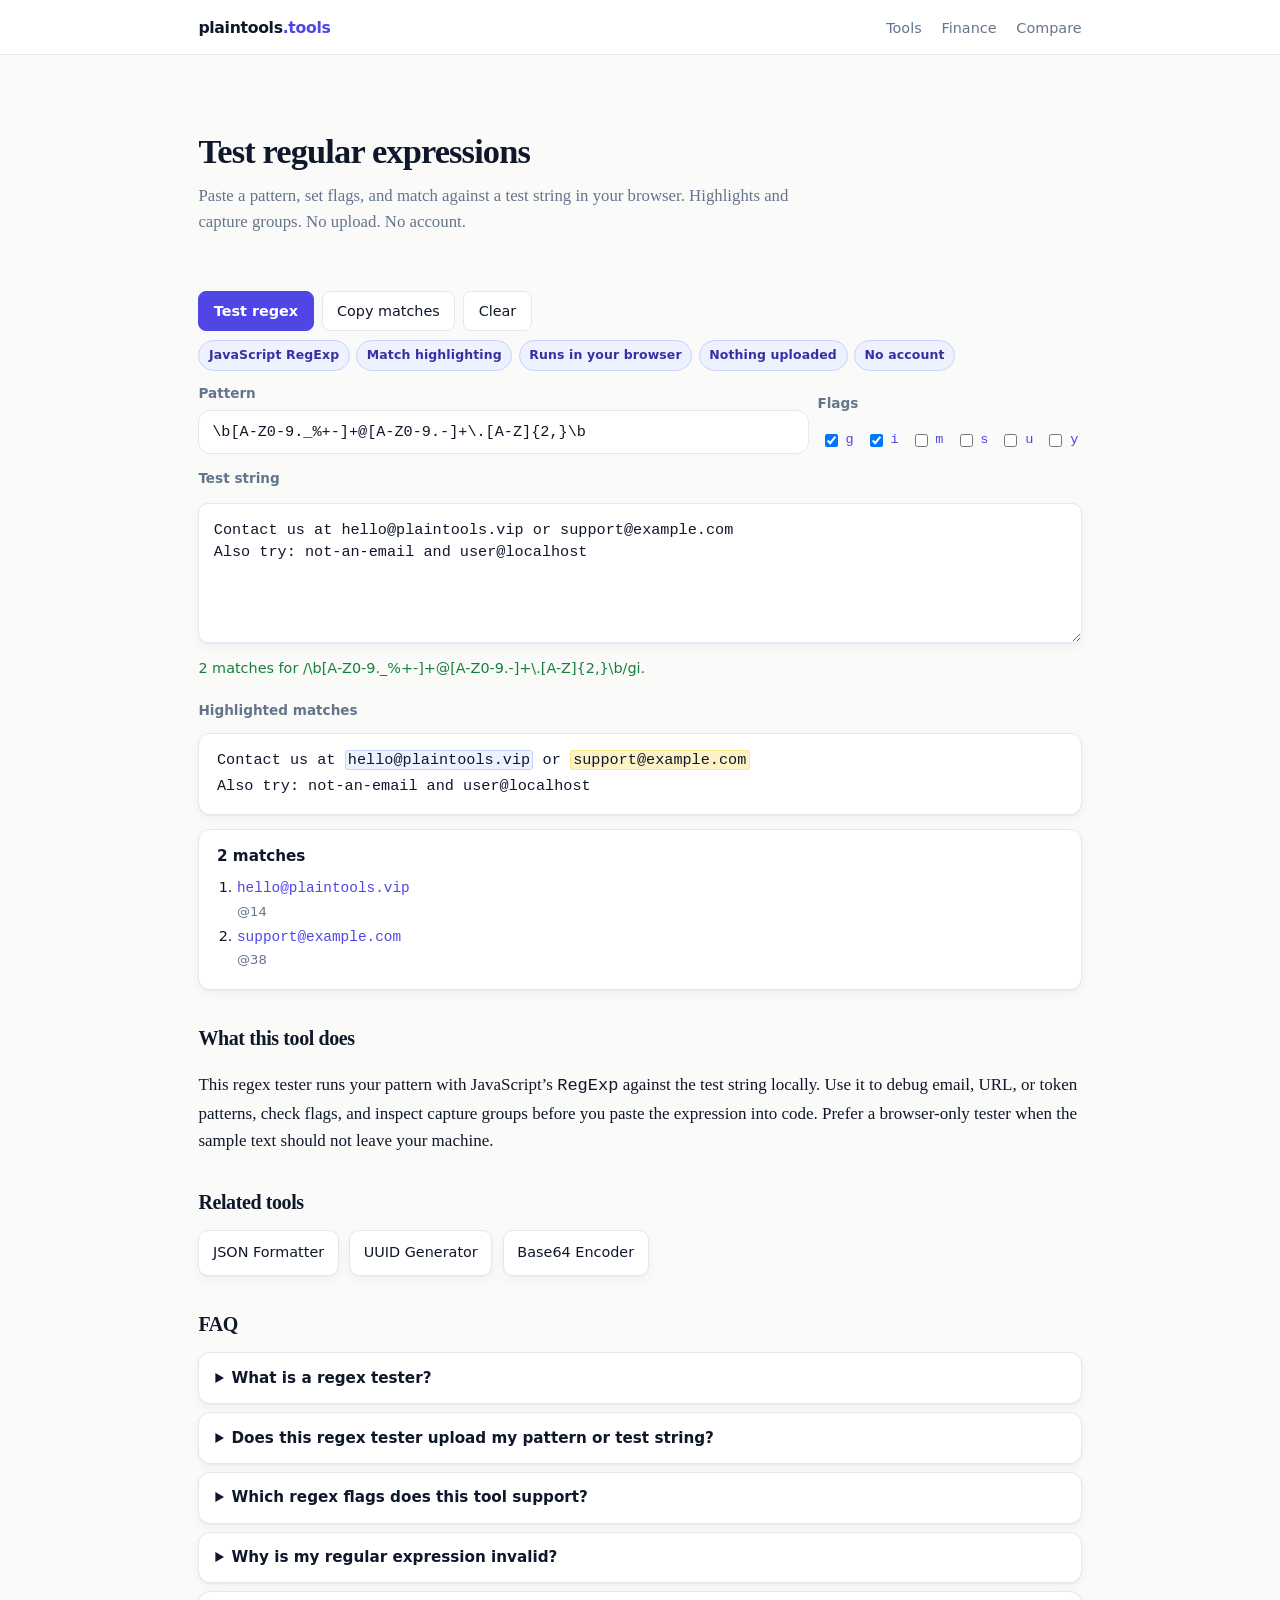
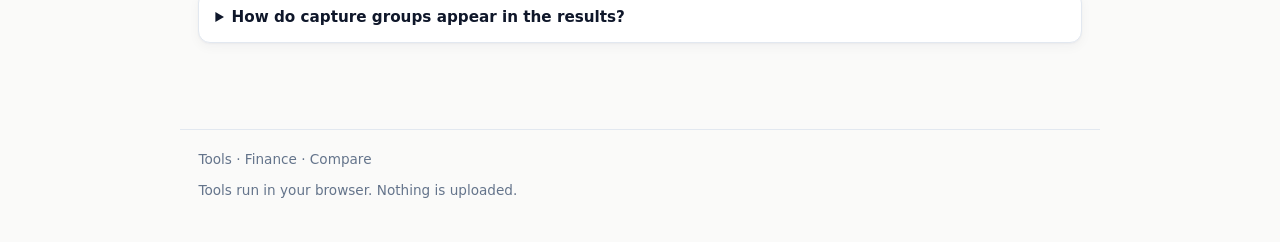
<file: regex-tester/index.html>
<!DOCTYPE html>
<html lang="en">
<head>
  <meta charset="utf-8">
  <meta name="viewport" content="width=device-width, initial-scale=1">
  <title>Regex Tester — Test Regular Expressions Online (Free)</title>
  <meta name="description" content="Regex tester online. Paste a pattern, choose flags, and test against a string in your browser. Match highlighting and capture groups. No upload. No account.">
  <link rel="canonical" href="https://plaintools.vip/regex-tester/">
  <link rel="stylesheet" href="../assets/style.css">
  <style>
    .regex-form {
      display: grid;
      gap: 0.85rem;
      margin: 0 0 0.85rem;
    }
    .regex-row {
      display: grid;
      gap: 0.5rem;
    }
    @media (min-width: 640px) {
      .regex-row.pattern-flags {
        grid-template-columns: 1fr auto;
        align-items: end;
      }
    }
    .regex-row label.block {
      display: block;
      font-size: 0.85rem;
      color: var(--muted);
      margin: 0 0 0.35rem;
      font-family: var(--sans);
      font-weight: 600;
    }
    .regex-row input[type="text"],
    .regex-row textarea {
      width: 100%;
      font-family: var(--mono);
      font-size: 0.95rem;
    }
    .regex-row input[type="text"] {
      padding: 0.65rem 0.8rem;
      border: 1px solid var(--line);
      border-radius: var(--radius);
      background: var(--input-bg);
      color: var(--ink);
    }
    .regex-row input[type="text"]:focus,
    .regex-row textarea:focus {
      outline: 2px solid var(--acc-border);
      outline-offset: 1px;
      border-color: var(--acc);
    }
    .flags {
      display: flex;
      flex-wrap: wrap;
      gap: 0.45rem 0.75rem;
      font-family: var(--sans);
      font-size: 0.88rem;
      padding: 0.55rem 0.2rem 0.2rem;
    }
    .flags label {
      display: inline-flex;
      align-items: center;
      gap: 0.3rem;
      color: var(--ink);
      cursor: pointer;
      user-select: none;
    }
    .flags code {
      font-size: 0.85rem;
      color: var(--acc);
    }
    #test-string { min-height: 140px; }
    .highlight-panel {
      background: var(--card);
      border: 1px solid var(--line);
      border-radius: var(--radius);
      box-shadow: var(--shadow);
      padding: 0.9rem 1.1rem;
      margin: 0 0 0.85rem;
      min-height: 4.5rem;
      font-family: var(--mono);
      font-size: 0.95rem;
      line-height: 1.7;
      white-space: pre-wrap;
      word-break: break-word;
      color: var(--ink);
    }
    .highlight-panel .empty {
      font-family: var(--sans);
      color: var(--muted);
      font-size: 0.9rem;
    }
    .highlight-panel mark {
      background: var(--acc-soft);
      color: var(--ink);
      border: 1px solid var(--acc-border);
      border-radius: 3px;
      padding: 0 0.15em;
    }
    .highlight-panel mark:nth-of-type(even) {
      background: #fef3c7;
      border-color: #fde68a;
    }
    .matches-card {
      background: var(--card);
      border: 1px solid var(--line);
      border-radius: var(--radius);
      box-shadow: var(--shadow);
      padding: 0.9rem 1.1rem;
      margin: 0 0 0.85rem;
      font-family: var(--sans);
    }
    .matches-card h3 {
      margin: 0 0 0.55rem;
      font-size: 0.95rem;
      font-family: var(--sans);
    }
    .matches-card ol {
      margin: 0;
      padding-left: 1.25rem;
    }
    .matches-card li {
      margin: 0.35rem 0;
      font-size: 0.9rem;
      line-height: 1.45;
    }
    .matches-card .match-text {
      font-family: var(--mono);
      color: var(--acc);
      word-break: break-all;
    }
    .matches-card .groups {
      display: block;
      color: var(--muted);
      font-size: 0.82rem;
      margin-top: 0.15rem;
    }
    .matches-card .groups code {
      color: var(--ink);
      font-size: 0.82rem;
    }
  </style>
  <script type="application/ld+json">
  {
    "@context": "https://schema.org",
    "@type": "FAQPage",
    "mainEntity": [
      {
        "@type": "Question",
        "name": "What is a regex tester?",
        "acceptedAnswer": {"@type": "Answer", "text": "A regex tester lets you try a regular expression pattern against sample text and see matches, capture groups, and flag effects immediately. This page runs JavaScript RegExp in your browser so you can debug patterns without sending data to a server."}
      },
      {
        "@type": "Question",
        "name": "Does this regex tester upload my pattern or test string?",
        "acceptedAnswer": {"@type": "Answer", "text": "No. Matching runs entirely in your browser with the built-in RegExp engine. Nothing is uploaded, logged, or stored on a server."}
      },
      {
        "@type": "Question",
        "name": "Which regex flags does this tool support?",
        "acceptedAnswer": {"@type": "Answer", "text": "It supports the common JavaScript flags: g (global), i (ignore case), m (multiline), s (dotAll), u (Unicode), and y (sticky). Enable them with the checkboxes next to the pattern."}
      },
      {
        "@type": "Question",
        "name": "Why is my regular expression invalid?",
        "acceptedAnswer": {"@type": "Answer", "text": "JavaScript throws a SyntaxError for unbalanced brackets, invalid escape sequences, or unsupported constructs. Fix the pattern until the status line shows a match count instead of an error. This tester uses JavaScript regex syntax, which differs slightly from PCRE or Python."}
      },
      {
        "@type": "Question",
        "name": "How do capture groups appear in the results?",
        "acceptedAnswer": {"@type": "Answer", "text": "Each match lists the full match text plus numbered groups (and named groups when your pattern uses (?<name>…)). Empty optional groups show as (empty)."}
      }
    ]
  }
  </script>
</head>
<body>
  <div class="site-top">
    <div class="site-top-inner">
      <a class="brand" href="../">plaintools<span>.tools</span></a>
      <nav class="nav">
        <a href="../">Tools</a>
        <a href="https://finance.plaintools.vip/">Finance</a>
        <a href="https://compare.plaintools.vip/">Compare</a>
      </nav>
    </div>
  </div>

  <main>
    <section class="hero">
      <h1>Test regular expressions</h1>
      <p class="lede">Paste a pattern, set flags, and match against a test string in your browser. Highlights and capture groups. No upload. No account.</p>
    </section>
    <div class="tool-head">
      <div class="toolbar">
        <button class="primary" id="run" type="button">Test regex</button>
        <button id="copy-matches" type="button">Copy matches</button>
        <button id="clear" type="button">Clear</button>
      </div>
      <ul class="chips" aria-label="Trust">
        <li>JavaScript RegExp</li>
        <li>Match highlighting</li>
        <li>Runs in your browser</li>
        <li>Nothing uploaded</li>
        <li>No account</li>
      </ul>
    </div>

    <div class="regex-form">
      <div class="regex-row pattern-flags">
        <div>
          <label class="block" for="pattern">Pattern</label>
          <input id="pattern" type="text" spellcheck="false" value="\b[A-Z0-9._%+-]+@[A-Z0-9.-]+\.[A-Z]{2,}\b" placeholder="e.g. \d{3}-\d{2}-\d{4}" autocomplete="off">
        </div>
        <div>
          <span class="block" style="display:block;font-size:0.85rem;color:var(--muted);margin:0 0 0.35rem;font-family:var(--sans);font-weight:600">Flags</span>
          <div class="flags" role="group" aria-label="Regex flags">
            <label title="Global"><input type="checkbox" id="flag-g" checked> <code>g</code></label>
            <label title="Ignore case"><input type="checkbox" id="flag-i" checked> <code>i</code></label>
            <label title="Multiline"><input type="checkbox" id="flag-m"> <code>m</code></label>
            <label title="DotAll"><input type="checkbox" id="flag-s"> <code>s</code></label>
            <label title="Unicode"><input type="checkbox" id="flag-u"> <code>u</code></label>
            <label title="Sticky"><input type="checkbox" id="flag-y"> <code>y</code></label>
          </div>
        </div>
      </div>
      <div class="regex-row">
        <label class="block" for="test-string">Test string</label>
        <textarea id="test-string" spellcheck="false" placeholder="Paste text to match against">Contact us at hello@plaintools.vip or support@example.com
Also try: not-an-email and user@localhost</textarea>
      </div>
    </div>

    <p class="status" id="status">Ready. Edit the pattern or test string — matching updates as you type.</p>

    <div class="regex-row" style="margin-bottom:0.35rem">
      <span class="block" style="display:block;font-size:0.85rem;color:var(--muted);margin:0 0 0.35rem;font-family:var(--sans);font-weight:600">Highlighted matches</span>
    </div>
    <div class="highlight-panel" id="highlight" aria-live="polite"><span class="empty">Matches appear highlighted here</span></div>

    <div class="matches-card" id="matches-wrap" hidden>
      <h3 id="matches-title">Matches</h3>
      <ol id="matches-list"></ol>
    </div>

    <section>
      <h2>What this tool does</h2>
      <p>This regex tester runs your pattern with JavaScript’s <code>RegExp</code> against the test string locally. Use it to debug email, URL, or token patterns, check flags, and inspect capture groups before you paste the expression into code. Prefer a browser-only tester when the sample text should not leave your machine.</p>
    </section>

    <section>
      <h2>Related tools</h2>
      <p class="related">
        <a href="../json-formatter/">JSON Formatter</a>
        <a href="../uuid-generator/">UUID Generator</a>
        <a href="../base64-encoder/">Base64 Encoder</a>
      </p>
    </section>

    <section class="faq">
      <h2>FAQ</h2>
      <details><summary>What is a regex tester?</summary><p>A regex tester lets you try a regular expression pattern against sample text and see matches, capture groups, and flag effects immediately. This page runs JavaScript <code>RegExp</code> in your browser so you can debug patterns without sending data to a server.</p></details>
      <details><summary>Does this regex tester upload my pattern or test string?</summary><p>No. Matching runs entirely in your browser with the built-in RegExp engine. Nothing is uploaded, logged, or stored on a server.</p></details>
      <details><summary>Which regex flags does this tool support?</summary><p>It supports the common JavaScript flags: <code>g</code> (global), <code>i</code> (ignore case), <code>m</code> (multiline), <code>s</code> (dotAll), <code>u</code> (Unicode), and <code>y</code> (sticky). Enable them with the checkboxes next to the pattern.</p></details>
      <details><summary>Why is my regular expression invalid?</summary><p>JavaScript throws a <code>SyntaxError</code> for unbalanced brackets, invalid escape sequences, or unsupported constructs. Fix the pattern until the status line shows a match count instead of an error. This tester uses JavaScript regex syntax, which differs slightly from PCRE or Python.</p></details>
      <details><summary>How do capture groups appear in the results?</summary><p>Each match lists the full match text plus numbered groups (and named groups when your pattern uses <code>(?&lt;name&gt;…)</code>). Empty optional groups show as <code>(empty)</code>.</p></details>
    </section>
  </main>
  <footer>
    <a href="../">Tools</a> ·
    <a href="https://finance.plaintools.vip/">Finance</a> ·
    <a href="https://compare.plaintools.vip/">Compare</a>
    <p>Tools run in your browser. Nothing is uploaded.</p>
  </footer>
  <script>
    const patternEl = document.getElementById('pattern');
    const testEl = document.getElementById('test-string');
    const status = document.getElementById('status');
    const highlight = document.getElementById('highlight');
    const matchesWrap = document.getElementById('matches-wrap');
    const matchesList = document.getElementById('matches-list');
    const matchesTitle = document.getElementById('matches-title');
    const flagIds = ['g', 'i', 'm', 's', 'u', 'y'];

    function setStatus(msg, kind) {
      status.textContent = msg;
      status.className = 'status' + (kind ? ' ' + kind : '');
    }

    function flagsFromUi() {
      return flagIds.filter(function (f) {
        return document.getElementById('flag-' + f).checked;
      }).join('');
    }

    function escapeHtml(s) {
      return String(s)
        .replace(/&/g, '&amp;')
        .replace(/</g, '&lt;')
        .replace(/>/g, '&gt;')
        .replace(/"/g, '&quot;');
    }

    function buildRegex() {
      const source = patternEl.value;
      if (!source) throw new Error('Enter a pattern to test.');
      return new RegExp(source, flagsFromUi());
    }

    function collectMatches(re, text) {
      const out = [];
      if (!re.global) {
        const m = re.exec(text);
        if (m) out.push(m);
        return out;
      }
      let m;
      let guard = 0;
      const max = 5000;
      while ((m = re.exec(text)) !== null) {
        out.push(m);
        if (m[0].length === 0) {
          re.lastIndex++;
        }
        guard++;
        if (guard >= max) break;
      }
      return out;
    }

    function renderHighlight(text, matches) {
      if (!text) {
        highlight.innerHTML = '<span class="empty">Matches appear highlighted here</span>';
        return;
      }
      if (!matches.length) {
        highlight.innerHTML = escapeHtml(text);
        return;
      }
      const ranges = matches
        .map(function (m) {
          return { start: m.index, end: m.index + m[0].length };
        })
        .filter(function (r) { return r.end >= r.start; })
        .sort(function (a, b) { return a.start - b.start; });

      let html = '';
      let cursor = 0;
      for (let i = 0; i < ranges.length; i++) {
        const r = ranges[i];
        if (r.start < cursor) continue;
        html += escapeHtml(text.slice(cursor, r.start));
        html += '<mark>' + escapeHtml(text.slice(r.start, r.end)) + '</mark>';
        cursor = r.end;
      }
      html += escapeHtml(text.slice(cursor));
      highlight.innerHTML = html;
    }

    function groupLabel(m, i) {
      const val = m[i];
      const shown = val == null ? '(empty)' : JSON.stringify(val);
      let name = null;
      if (m.groups) {
        for (const k in m.groups) {
          if (Object.prototype.hasOwnProperty.call(m.groups, k) && m.groups[k] === val) {
            name = k;
            break;
          }
        }
      }
      return name
        ? '#' + i + ' <code>' + escapeHtml(name) + '</code>=' + escapeHtml(shown)
        : '#' + i + '=' + escapeHtml(shown);
    }

    function renderMatches(matches) {
      matchesList.innerHTML = '';
      if (!matches.length) {
        matchesWrap.hidden = true;
        return;
      }
      matchesWrap.hidden = false;
      matchesTitle.textContent = matches.length + ' match' + (matches.length === 1 ? '' : 'es');
      const limit = Math.min(matches.length, 200);
      for (let idx = 0; idx < limit; idx++) {
        const m = matches[idx];
        const li = document.createElement('li');
        let html = '<span class="match-text">' + escapeHtml(m[0]) + '</span>';
        html += ' <span class="groups">@' + m.index;
        if (m.length > 1) {
          const parts = [];
          for (let i = 1; i < m.length; i++) parts.push(groupLabel(m, i));
          html += ' · groups: ' + parts.join(', ');
        }
        html += '</span>';
        li.innerHTML = html;
        matchesList.appendChild(li);
      }
      if (matches.length > 200) {
        const more = document.createElement('li');
        more.textContent = '…and ' + (matches.length - 200) + ' more (showing first 200)';
        matchesList.appendChild(more);
      }
    }

    function run() {
      const text = testEl.value;
      try {
        const re = buildRegex();
        const matches = collectMatches(re, text);
        renderHighlight(text, matches);
        renderMatches(matches);
        const flagStr = flagsFromUi() || '(none)';
        if (!patternEl.value) {
          setStatus('Enter a pattern to test.', 'bad');
        } else if (matches.length === 0) {
          setStatus('No matches for /' + patternEl.value + '/' + flagStr + '.', '');
        } else {
          setStatus(matches.length + ' match' + (matches.length === 1 ? '' : 'es') + ' for /' + patternEl.value + '/' + flagStr + '.', 'ok');
        }
      } catch (err) {
        renderHighlight(text, []);
        matchesWrap.hidden = true;
        matchesList.innerHTML = '';
        setStatus('Invalid regex: ' + (err && err.message ? err.message : String(err)), 'bad');
      }
    }

    document.getElementById('run').onclick = run;
    document.getElementById('clear').onclick = function () {
      patternEl.value = '';
      testEl.value = '';
      flagIds.forEach(function (f) {
        document.getElementById('flag-' + f).checked = (f === 'g' || f === 'i');
      });
      highlight.innerHTML = '<span class="empty">Matches appear highlighted here</span>';
      matchesWrap.hidden = true;
      matchesList.innerHTML = '';
      setStatus('Cleared.', '');
    };
    document.getElementById('copy-matches').onclick = async function () {
      const items = Array.from(matchesList.querySelectorAll('.match-text')).map(function (el) {
        return el.textContent;
      });
      if (!items.length) {
        setStatus('No matches to copy.', 'bad');
        return;
      }
      try {
        await navigator.clipboard.writeText(items.join('\n'));
        setStatus('Copied ' + items.length + ' match' + (items.length === 1 ? '' : 'es') + '.', 'ok');
      } catch (err) {
        setStatus('Copy failed: ' + err.message, 'bad');
      }
    };

    ['input', 'change'].forEach(function (evt) {
      patternEl.addEventListener(evt, run);
      testEl.addEventListener(evt, run);
      flagIds.forEach(function (f) {
        document.getElementById('flag-' + f).addEventListener(evt, run);
      });
    });

    run();
  </script>
</body>
</html>
</file>
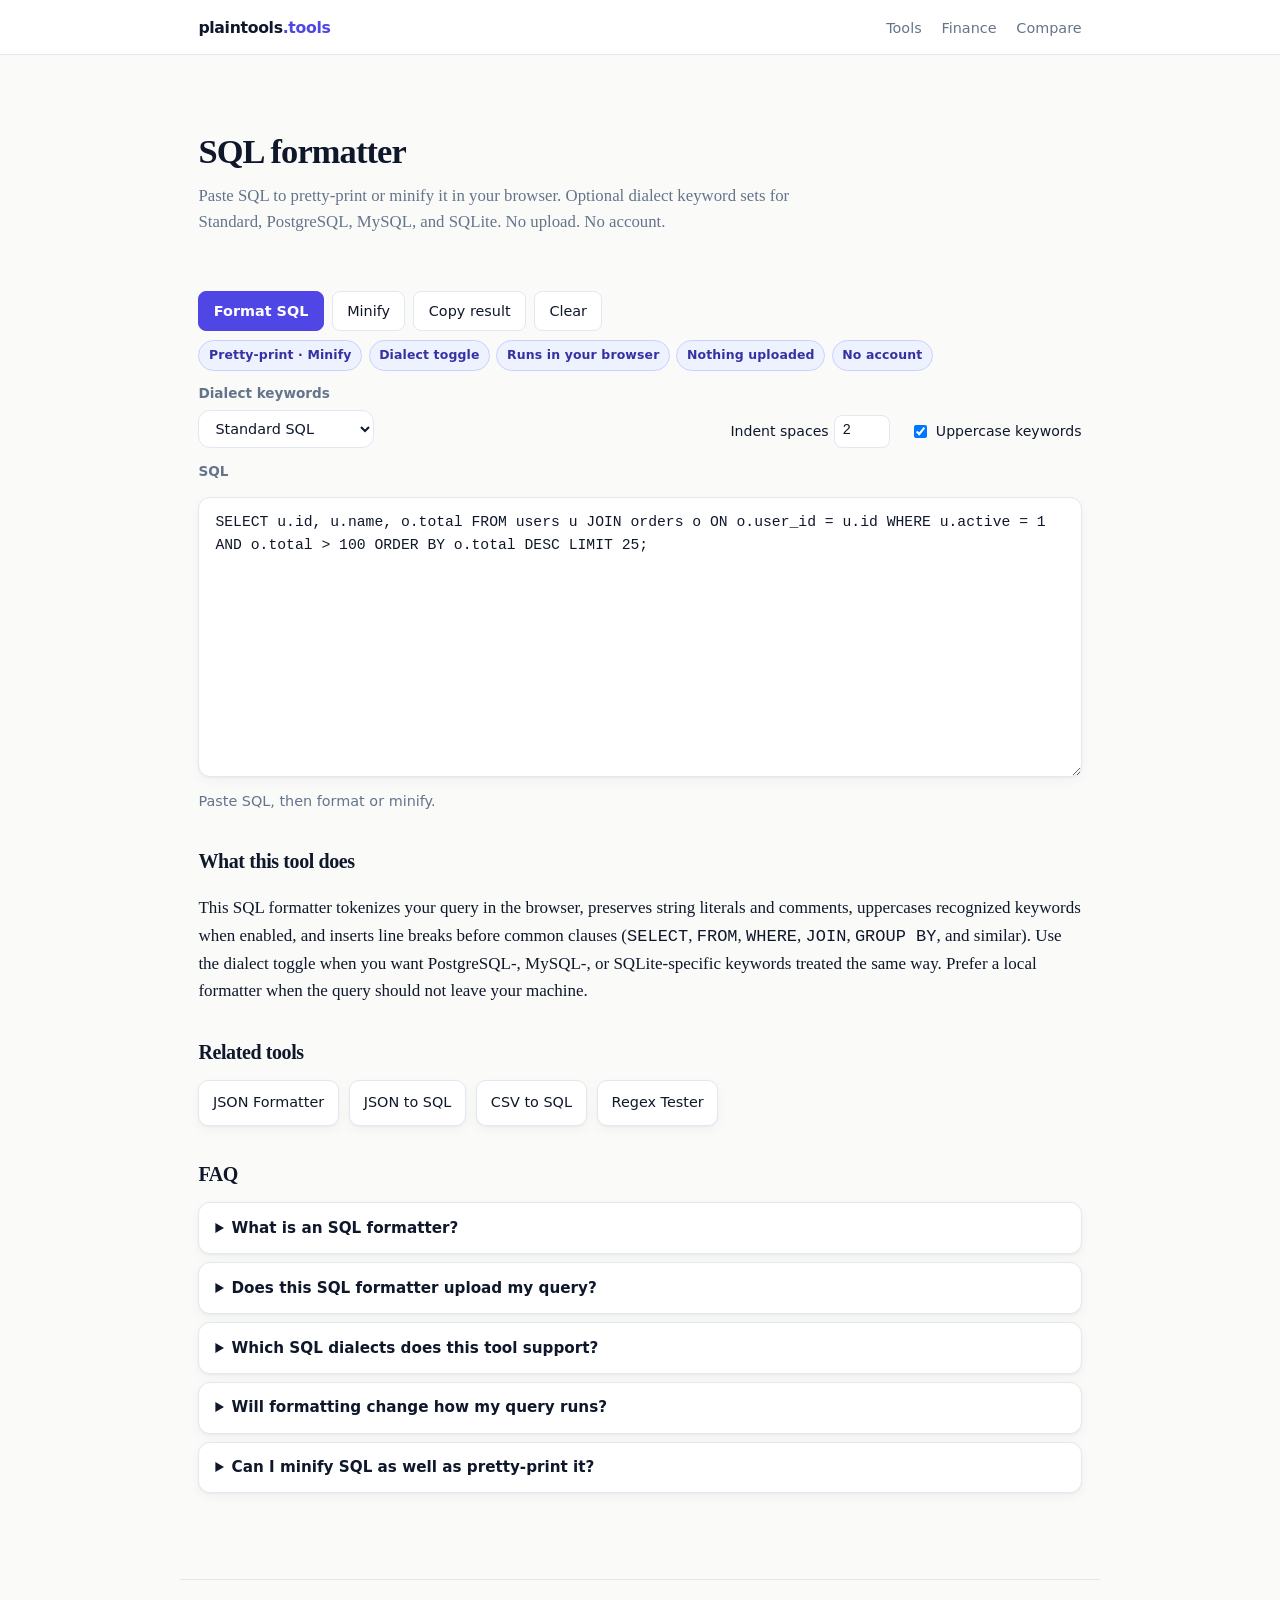
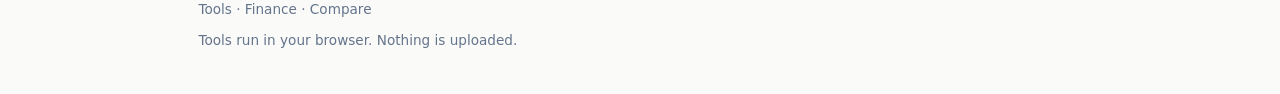
<file: sql-formatter/index.html>
<!DOCTYPE html>
<html lang="en">
<head>
  <meta charset="utf-8">
  <meta name="viewport" content="width=device-width, initial-scale=1">
  <title>SQL Formatter — Pretty Print SQL Online (Free)</title>
  <meta name="description" content="SQL formatter online. Paste SQL to pretty-print or minify it in your browser. Optional dialect keywords for Standard, PostgreSQL, MySQL, and SQLite. No upload. No account.">
  <link rel="canonical" href="https://plaintools.vip/sql-formatter/">
  <link rel="stylesheet" href="../assets/style.css">
  <style>
    .sql-form {
      display: grid;
      gap: 0.85rem;
      margin: 0 0 0.85rem;
    }
    .sql-row {
      display: grid;
      gap: 0.5rem;
    }
    @media (min-width: 640px) {
      .sql-row.opts {
        grid-template-columns: 1fr auto;
        align-items: end;
      }
    }
    .sql-row label.block {
      display: block;
      font-size: 0.85rem;
      color: var(--muted);
      margin: 0 0 0.35rem;
      font-family: var(--sans);
      font-weight: 600;
    }
    .sql-row select {
      font-family: var(--sans);
      font-size: 0.9rem;
      padding: 0.55rem 0.75rem;
      border: 1px solid var(--line);
      border-radius: var(--radius);
      background: var(--input-bg);
      color: var(--ink);
      min-width: 11rem;
    }
    .sql-row select:focus,
    #input:focus {
      outline: 2px solid var(--acc-border);
      outline-offset: 1px;
      border-color: var(--acc);
    }
    #input {
      width: 100%;
      min-height: 280px;
      font-family: var(--mono);
      font-size: 0.92rem;
      line-height: 1.55;
      padding: 0.85rem 1rem;
      border: 1px solid var(--line);
      border-radius: var(--radius);
      background: var(--input-bg);
      color: var(--ink);
      resize: vertical;
      box-shadow: var(--shadow);
    }
    .indent-row {
      display: flex;
      flex-wrap: wrap;
      gap: 0.75rem 1.25rem;
      align-items: center;
      font-family: var(--sans);
      font-size: 0.88rem;
      color: var(--ink);
    }
    .indent-row label {
      display: inline-flex;
      align-items: center;
      gap: 0.35rem;
      cursor: pointer;
      user-select: none;
    }
    .indent-row input[type="number"] {
      width: 3.5rem;
      font-family: var(--mono);
      font-size: 0.88rem;
      padding: 0.35rem 0.45rem;
      border: 1px solid var(--line);
      border-radius: 8px;
      background: var(--input-bg);
      color: var(--ink);
    }
  </style>
  <script type="application/ld+json">
  {
    "@context": "https://schema.org",
    "@type": "FAQPage",
    "mainEntity": [
      {
        "@type": "Question",
        "name": "What is an SQL formatter?",
        "acceptedAnswer": {"@type": "Answer", "text": "An SQL formatter pretty-prints SQL so keywords, clauses, and indentation are easier to read. This page runs entirely in your browser: paste a query, choose a dialect keyword set if you want, and format or minify without uploading anything."}
      },
      {
        "@type": "Question",
        "name": "Does this SQL formatter upload my query?",
        "acceptedAnswer": {"@type": "Answer", "text": "No. Formatting and minifying run in your browser with JavaScript. Your SQL never leaves this page."}
      },
      {
        "@type": "Question",
        "name": "Which SQL dialects does this tool support?",
        "acceptedAnswer": {"@type": "Answer", "text": "The dialect toggle mainly changes which keywords are uppercased and treated as clause breaks: Standard SQL, PostgreSQL (e.g. ILIKE, RETURNING), MySQL (e.g. LIMIT/OFFSET style helpers), and SQLite. It is a formatter, not a full parser or validator for every vendor dialect."}
      },
      {
        "@type": "Question",
        "name": "Will formatting change how my query runs?",
        "acceptedAnswer": {"@type": "Answer", "text": "Pretty-print and minify only reshape whitespace and keyword casing outside of strings and quoted identifiers. String literals and comments are preserved. Always review the result before running it in production."}
      },
      {
        "@type": "Question",
        "name": "Can I minify SQL as well as pretty-print it?",
        "acceptedAnswer": {"@type": "Answer", "text": "Yes. Format adds line breaks and indentation around common clauses. Minify collapses insignificant whitespace while keeping string and comment contents intact."}
      }
    ]
  }
  </script>
</head>
<body>
  <div class="site-top">
    <div class="site-top-inner">
      <a class="brand" href="../">plaintools<span>.tools</span></a>
      <nav class="nav">
        <a href="../">Tools</a>
        <a href="https://finance.plaintools.vip/">Finance</a>
        <a href="https://compare.plaintools.vip/">Compare</a>
      </nav>
    </div>
  </div>

  <main>
    <section class="hero">
      <h1>SQL formatter</h1>
      <p class="lede">Paste SQL to pretty-print or minify it in your browser. Optional dialect keyword sets for Standard, PostgreSQL, MySQL, and SQLite. No upload. No account.</p>
    </section>
    <div class="tool-head">
      <div class="toolbar">
        <button class="primary" id="format" type="button">Format SQL</button>
        <button id="minify" type="button">Minify</button>
        <button id="copy" type="button">Copy result</button>
        <button id="clear" type="button">Clear</button>
      </div>
      <ul class="chips" aria-label="Trust">
        <li>Pretty-print · Minify</li>
        <li>Dialect toggle</li>
        <li>Runs in your browser</li>
        <li>Nothing uploaded</li>
        <li>No account</li>
      </ul>
    </div>

    <div class="sql-form">
      <div class="sql-row opts">
        <div>
          <label class="block" for="dialect">Dialect keywords</label>
          <select id="dialect" aria-label="SQL dialect">
            <option value="standard" selected>Standard SQL</option>
            <option value="postgresql">PostgreSQL</option>
            <option value="mysql">MySQL</option>
            <option value="sqlite">SQLite</option>
          </select>
        </div>
        <div class="indent-row" aria-label="Indent options">
          <label>Indent spaces <input id="indent" type="number" min="1" max="8" value="2"></label>
          <label><input id="upper" type="checkbox" checked> Uppercase keywords</label>
        </div>
      </div>
      <div class="sql-row">
        <label class="block" for="input">SQL</label>
        <textarea id="input" spellcheck="false" placeholder="SELECT id, name FROM users WHERE active = 1;">SELECT u.id, u.name, o.total FROM users u JOIN orders o ON o.user_id = u.id WHERE u.active = 1 AND o.total &gt; 100 ORDER BY o.total DESC LIMIT 25;</textarea>
      </div>
    </div>

    <p class="status" id="status">Paste SQL, then format or minify.</p>

    <section>
      <h2>What this tool does</h2>
      <p>This SQL formatter tokenizes your query in the browser, preserves string literals and comments, uppercases recognized keywords when enabled, and inserts line breaks before common clauses (<code>SELECT</code>, <code>FROM</code>, <code>WHERE</code>, <code>JOIN</code>, <code>GROUP BY</code>, and similar). Use the dialect toggle when you want PostgreSQL-, MySQL-, or SQLite-specific keywords treated the same way. Prefer a local formatter when the query should not leave your machine.</p>
    </section>

    <section>
      <h2>Related tools</h2>
      <p class="related">
        <a href="../json-formatter/">JSON Formatter</a>
        <a href="../convert/json-to-sql/">JSON to SQL</a>
        <a href="../convert/csv-to-sql/">CSV to SQL</a>
        <a href="../regex-tester/">Regex Tester</a>
      </p>
    </section>

    <section class="faq">
      <h2>FAQ</h2>
      <details><summary>What is an SQL formatter?</summary><p>An SQL formatter pretty-prints SQL so keywords, clauses, and indentation are easier to read. This page runs entirely in your browser: paste a query, choose a dialect keyword set if you want, and format or minify without uploading anything.</p></details>
      <details><summary>Does this SQL formatter upload my query?</summary><p>No. Formatting and minifying run in your browser with JavaScript. Your SQL never leaves this page.</p></details>
      <details><summary>Which SQL dialects does this tool support?</summary><p>The dialect toggle mainly changes which keywords are uppercased and treated as clause breaks: Standard SQL, PostgreSQL (e.g. <code>ILIKE</code>, <code>RETURNING</code>), MySQL, and SQLite. It is a formatter, not a full parser or validator for every vendor dialect.</p></details>
      <details><summary>Will formatting change how my query runs?</summary><p>Pretty-print and minify only reshape whitespace and keyword casing outside of strings and quoted identifiers. String literals and comments are preserved. Always review the result before running it in production.</p></details>
      <details><summary>Can I minify SQL as well as pretty-print it?</summary><p>Yes. Format adds line breaks and indentation around common clauses. Minify collapses insignificant whitespace while keeping string and comment contents intact.</p></details>
    </section>
  </main>
  <footer>
    <a href="../">Tools</a> ·
    <a href="https://finance.plaintools.vip/">Finance</a> ·
    <a href="https://compare.plaintools.vip/">Compare</a>
    <p>Tools run in your browser. Nothing is uploaded.</p>
  </footer>
  <script>
(function () {
  const input = document.getElementById('input');
  const status = document.getElementById('status');
  const dialectEl = document.getElementById('dialect');
  const indentEl = document.getElementById('indent');
  const upperEl = document.getElementById('upper');

  const BASE_KEYWORDS = [
    'ADD','ALL','ALTER','AND','ANY','AS','ASC','BETWEEN','BY','CASE','CAST','CHECK','COLUMN',
    'CONSTRAINT','CREATE','CROSS','CURRENT_DATE','CURRENT_TIME','CURRENT_TIMESTAMP','DATABASE',
    'DEFAULT','DELETE','DESC','DISTINCT','DROP','ELSE','END','EXCEPT','EXISTS','FALSE','FOREIGN',
    'FROM','FULL','GRANT','GROUP','HAVING','IN','INDEX','INNER','INSERT','INTERSECT','INTO','IS',
    'JOIN','KEY','LEFT','LIKE','LIMIT','NOT','NULL','NULLS','OFFSET','ON','OR','ORDER','OUTER',
    'OVER','PARTITION','PRIMARY','REFERENCES','RIGHT','ROLLBACK','ROW','ROWS','SELECT','SET',
    'SOME','TABLE','THEN','TRUE','TRUNCATE','UNION','UNIQUE','UPDATE','USING','VALUES','VIEW',
    'WHEN','WHERE','WITH','WITHOUT'
  ];
  const DIALECT_EXTRA = {
    standard: [],
    postgresql: ['ILIKE','RETURNING','LATERAL','JSONB','JSON','SERIAL','BIGSERIAL','CONFLICT','EXCLUDED','WINDOW','FILTER','STRICT'],
    mysql: ['REPLACE','DUPLICATE','IGNORE','STRAIGHT_JOIN','FORCE','UNLOCK','AUTO_INCREMENT','UNSIGNED','ZEROFILL','REGEXP','RLIKE'],
    sqlite: ['GLOB','MATCH','PRAGMA','VACUUM','ROWID','AUTOINCREMENT','ATTACH','DETACH','REPLACE']
  };

  // Newline + outdent/indent before these (single-word or first word of multi-word)
  const BREAK_BEFORE = {
    SELECT: 1, FROM: 1, WHERE: 1, HAVING: 1, LIMIT: 1, OFFSET: 1, RETURNING: 1,
    UNION: 1, EXCEPT: 1, INTERSECT: 1, INSERT: 1, UPDATE: 1, DELETE: 1, SET: 1, VALUES: 1, WITH: 1,
    JOIN: 1, AND: 1, OR: 1, ON: 1
  };
  const MULTI_BREAK = {
    'GROUP BY': 1, 'ORDER BY': 1, 'INSERT INTO': 1, 'DELETE FROM': 1,
    'INNER JOIN': 1, 'LEFT JOIN': 1, 'RIGHT JOIN': 1, 'FULL JOIN': 1, 'CROSS JOIN': 1, 'OUTER JOIN': 1,
    'LEFT OUTER JOIN': 1, 'RIGHT OUTER JOIN': 1, 'FULL OUTER JOIN': 1, 'UNION ALL': 1
  };

  function setStatus(msg, kind) {
    status.textContent = msg;
    status.className = 'status' + (kind ? ' ' + kind : '');
  }

  function keywordSet() {
    const extra = DIALECT_EXTRA[dialectEl.value] || [];
    const set = Object.create(null);
    BASE_KEYWORDS.concat(extra).forEach(function (k) { set[k] = true; });
    return set;
  }

  function tokenize(sql) {
    const tokens = [];
    let i = 0;
    const n = sql.length;
    while (i < n) {
      const c = sql[i];
      if (c === '-' && sql[i + 1] === '-') {
        let j = i + 2;
        while (j < n && sql[j] !== '\n') j++;
        tokens.push({ type: 'comment', value: sql.slice(i, j) });
        i = j;
        continue;
      }
      if (c === '/' && sql[i + 1] === '*') {
        let j = i + 2;
        while (j < n && !(sql[j] === '*' && sql[j + 1] === '/')) j++;
        j = Math.min(n, j + 2);
        tokens.push({ type: 'comment', value: sql.slice(i, j) });
        i = j;
        continue;
      }
      if (c === '\'') {
        let j = i + 1;
        while (j < n) {
          if (sql[j] === '\'') {
            if (sql[j + 1] === '\'') { j += 2; continue; }
            j++;
            break;
          }
          j++;
        }
        tokens.push({ type: 'string', value: sql.slice(i, j) });
        i = j;
        continue;
      }
      if (c === '"' || c === '`') {
        const q = c;
        let j = i + 1;
        while (j < n) {
          if (sql[j] === q) {
            if (sql[j + 1] === q) { j += 2; continue; }
            j++;
            break;
          }
          j++;
        }
        tokens.push({ type: 'ident', value: sql.slice(i, j) });
        i = j;
        continue;
      }
      if (/\s/.test(c)) {
        let j = i + 1;
        while (j < n && /\s/.test(sql[j])) j++;
        tokens.push({ type: 'ws', value: ' ' });
        i = j;
        continue;
      }
      if (/[A-Za-z_]/.test(c)) {
        let j = i + 1;
        while (j < n && /[A-Za-z0-9_$]/.test(sql[j])) j++;
        tokens.push({ type: 'word', value: sql.slice(i, j) });
        i = j;
        continue;
      }
      if (/[0-9]/.test(c)) {
        let j = i + 1;
        while (j < n && /[0-9.]/.test(sql[j])) j++;
        tokens.push({ type: 'number', value: sql.slice(i, j) });
        i = j;
        continue;
      }
      // multi-char operators
      if ((c === '<' || c === '>' || c === '!' || c === ':') && i + 1 < n) {
        const two = sql.slice(i, i + 2);
        if (two === '<=' || two === '>=' || two === '<>' || two === '!=' || two === '||' || two === ':=') {
          tokens.push({ type: 'op', value: two });
          i += 2;
          continue;
        }
      }
      if (c === '|' && sql[i + 1] === '|') {
        tokens.push({ type: 'op', value: '||' });
        i += 2;
        continue;
      }
      if ('=<>!+-*/%'.indexOf(c) !== -1) {
        tokens.push({ type: 'op', value: c });
        i++;
        continue;
      }
      tokens.push({ type: 'punct', value: c });
      i++;
    }
    return tokens.filter(function (t) { return t.type !== 'ws'; });
  }

  function peekWords(tokens, i, count) {
    const words = [];
    let j = i;
    while (j < tokens.length && words.length < count) {
      if (tokens[j].type === 'word') words.push(tokens[j].value.toUpperCase());
      else if (tokens[j].type === 'comment') { j++; continue; }
      else break;
      j++;
    }
    return words;
  }

  function matchMulti(tokens, i) {
    const w3 = peekWords(tokens, i, 3);
    if (w3.length === 3) {
      const three = w3[0] + ' ' + w3[1] + ' ' + w3[2];
      if (MULTI_BREAK[three]) return { text: three, take: 3 };
    }
    const w2 = peekWords(tokens, i, 2);
    if (w2.length === 2) {
      const two = w2[0] + ' ' + w2[1];
      if (MULTI_BREAK[two]) return { text: two, take: 2 };
    }
    return null;
  }

  function formatSql(sql, opts) {
    const keys = keywordSet();
    const tokens = tokenize(sql);
    const pad = ' '.repeat(Math.max(1, Math.min(8, opts.indent | 0 || 2)));
    const upperCase = !!opts.upper;
    let out = '';
    let depth = 0;
    let i = 0;

    function lineStart() {
      return !out || /\n$/.test(out);
    }
    function nl(d) {
      out += '\n' + pad.repeat(Math.max(0, d));
    }
    function space() {
      if (!out || lineStart() || /[\s(.]$/.test(out)) return;
      out += ' ';
    }

    while (i < tokens.length) {
      const t = tokens[i];

      if (t.type === 'comment') {
        if (!lineStart() && !/ $/.test(out)) out += ' ';
        out += t.value;
        nl(depth);
        i++;
        continue;
      }

      if (t.type === 'punct') {
        if (t.value === '(') {
          // Space after keywords (IN, VALUES, etc.); none after function-like idents is also fine with a space
          if (out && /[A-Za-z0-9_]$/.test(out)) out += ' ';
          out += '(';
          depth++;
          nl(depth);
          i++;
          continue;
        }
        if (t.value === ')') {
          depth = Math.max(0, depth - 1);
          nl(depth);
          out += ')';
          i++;
          continue;
        }
        if (t.value === ',') {
          out += ',';
          nl(depth);
          i++;
          continue;
        }
        if (t.value === ';') {
          out += ';';
          depth = 0;
          nl(0);
          i++;
          continue;
        }
        if (t.value === '.') {
          out += '.';
          i++;
          continue;
        }
        space();
        out += t.value;
        i++;
        continue;
      }

      if (t.type === 'op') {
        space();
        out += t.value;
        out += ' ';
        i++;
        continue;
      }

      if (t.type === 'string' || t.type === 'ident' || t.type === 'number') {
        space();
        out += t.value;
        i++;
        continue;
      }

      if (t.type === 'word') {
        const multi = matchMulti(tokens, i);
        let text;
        let take = 1;
        let breakKey = t.value.toUpperCase();

        if (multi) {
          text = upperCase ? multi.text : tokens.slice(i, i + multi.take).filter(function (x) { return x.type === 'word'; }).map(function (x) { return x.value; }).join(' ');
          // recount take over tokens (skip comments already filtered)
          let got = 0;
          let j = i;
          while (j < tokens.length && got < multi.take) {
            if (tokens[j].type === 'word') got++;
            j++;
          }
          take = j - i;
          breakKey = multi.text;
        } else {
          const u = t.value.toUpperCase();
          text = (keys[u] && upperCase) ? u : t.value;
          breakKey = u;
        }

        const shouldBreak = MULTI_BREAK[breakKey] || BREAK_BEFORE[breakKey.split(' ')[0]] && (
          breakKey === 'SELECT' || breakKey === 'FROM' || breakKey === 'WHERE' || breakKey === 'HAVING' ||
          breakKey === 'LIMIT' || breakKey === 'OFFSET' || breakKey === 'RETURNING' || breakKey === 'UNION' ||
          breakKey === 'EXCEPT' || breakKey === 'INTERSECT' || breakKey === 'INSERT' || breakKey === 'UPDATE' ||
          breakKey === 'DELETE' || breakKey === 'SET' || breakKey === 'VALUES' || breakKey === 'WITH' ||
          breakKey === 'JOIN' || breakKey === 'AND' || breakKey === 'OR' || breakKey === 'ON' || MULTI_BREAK[breakKey] ||
          breakKey.indexOf('JOIN') !== -1 || breakKey === 'GROUP BY' || breakKey === 'ORDER BY' ||
          breakKey === 'INSERT INTO' || breakKey === 'DELETE FROM' || breakKey === 'UNION ALL'
        );

        // Refine: only break AND/OR at similar indent under WHERE-like clauses; always ok
        if (shouldBreak && out && !lineStart() && !/\($/.test(out)) {
          // Outdent major clauses relative to SELECT list
          if (breakKey === 'FROM' || breakKey === 'WHERE' || breakKey === 'HAVING' ||
              breakKey === 'LIMIT' || breakKey === 'OFFSET' || breakKey === 'RETURNING' ||
              breakKey === 'GROUP BY' || breakKey === 'ORDER BY' || breakKey === 'SET' ||
              breakKey === 'UNION' || breakKey === 'UNION ALL' || breakKey === 'EXCEPT' || breakKey === 'INTERSECT') {
            if (depth > 0) depth = Math.max(0, depth - 1);
          }
          nl(depth);
        } else {
          space();
        }

        out += text;

        // Indent after clause openers
        if (breakKey === 'SELECT' || breakKey === 'WHERE' || breakKey === 'HAVING' ||
            breakKey === 'SET' || breakKey === 'VALUES' || breakKey === 'ON' ||
            breakKey === 'GROUP BY' || breakKey === 'ORDER BY') {
          depth++;
          nl(depth);
        } else if (breakKey.indexOf('JOIN') !== -1) {
          // stay; next ON handled as word ON with BREAK? ON is not in BREAK_BEFORE alone as newline after join line
        }

        i += take;
        continue;
      }

      i++;
    }

    // Special-case: put ON on same line after JOIN alias by post-pass? Handle ON with break.
    // Post-process ON: we didn't break before ON. Add break before ON.
    return out
      .replace(/[ \t]+\n/g, '\n')
      .replace(/\n{3,}/g, '\n\n')
      .replace(/ \./g, '.')
      .replace(/\. /g, '.')
      .trim();
  }

  function minifySql(sql) {
    const keys = keywordSet();
    const tokens = tokenize(sql);
    let out = '';
    for (let i = 0; i < tokens.length; i++) {
      const t = tokens[i];
      if (t.type === 'comment') continue;
      if (t.type === 'punct') {
        if (t.value === '.') {
          out += '.';
          continue;
        }
        if (t.value === ',' ) {
          out += ', ';
          continue;
        }
        if (t.value === '(') {
          // strip space before (
          out = out.replace(/ $/, '');
          out += '(';
          continue;
        }
        if (t.value === ')') {
          out = out.replace(/ $/, '');
          out += ')';
          continue;
        }
        if (t.value === ';') {
          out = out.replace(/ $/, '');
          out += ';';
          continue;
        }
        out += t.value;
        continue;
      }
      if (t.type === 'op') {
        out = out.replace(/ $/, '');
        out += ' ' + t.value + ' ';
        continue;
      }
      if (t.type === 'word') {
        const u = t.value.toUpperCase();
        const piece = keys[u] && upperEl.checked ? u : t.value;
        if (out && !/[.(]$/.test(out)) out += ' ';
        out += piece;
        continue;
      }
      if (t.type === 'string' || t.type === 'ident' || t.type === 'number') {
        if (out && !/[.(]$/.test(out)) out += ' ';
        out += t.value;
      }
    }
    return out.replace(/ +/g, ' ').replace(/\( /g, '(').replace(/ \)/g, ')').replace(/ \./g, '.').replace(/\. /g, '.').trim();
  }

  function optsFromUi() {
    return {
      indent: parseInt(indentEl.value, 10) || 2,
      upper: upperEl.checked
    };
  }

  document.getElementById('format').onclick = function () {
    const sql = input.value;
    if (!sql.trim()) {
      setStatus('Paste SQL to format.', 'bad');
      return;
    }
    try {
      input.value = formatSql(sql, optsFromUi());
      setStatus('Formatted (' + dialectEl.options[dialectEl.selectedIndex].text + ').', 'ok');
    } catch (err) {
      setStatus('Format failed: ' + (err && err.message ? err.message : String(err)), 'bad');
    }
  };

  document.getElementById('minify').onclick = function () {
    const sql = input.value;
    if (!sql.trim()) {
      setStatus('Paste SQL to minify.', 'bad');
      return;
    }
    try {
      input.value = minifySql(sql);
      setStatus('Minified.', 'ok');
    } catch (err) {
      setStatus('Minify failed: ' + (err && err.message ? err.message : String(err)), 'bad');
    }
  };

  document.getElementById('copy').onclick = async function () {
    if (!input.value) {
      setStatus('Nothing to copy.', 'bad');
      return;
    }
    try {
      await navigator.clipboard.writeText(input.value);
      setStatus('Copied to clipboard.', 'ok');
    } catch (err) {
      setStatus('Copy failed: ' + err.message, 'bad');
    }
  };

  document.getElementById('clear').onclick = function () {
    input.value = '';
    setStatus('Cleared.', '');
  };
})();
  </script>
</body>
</html>
</file>
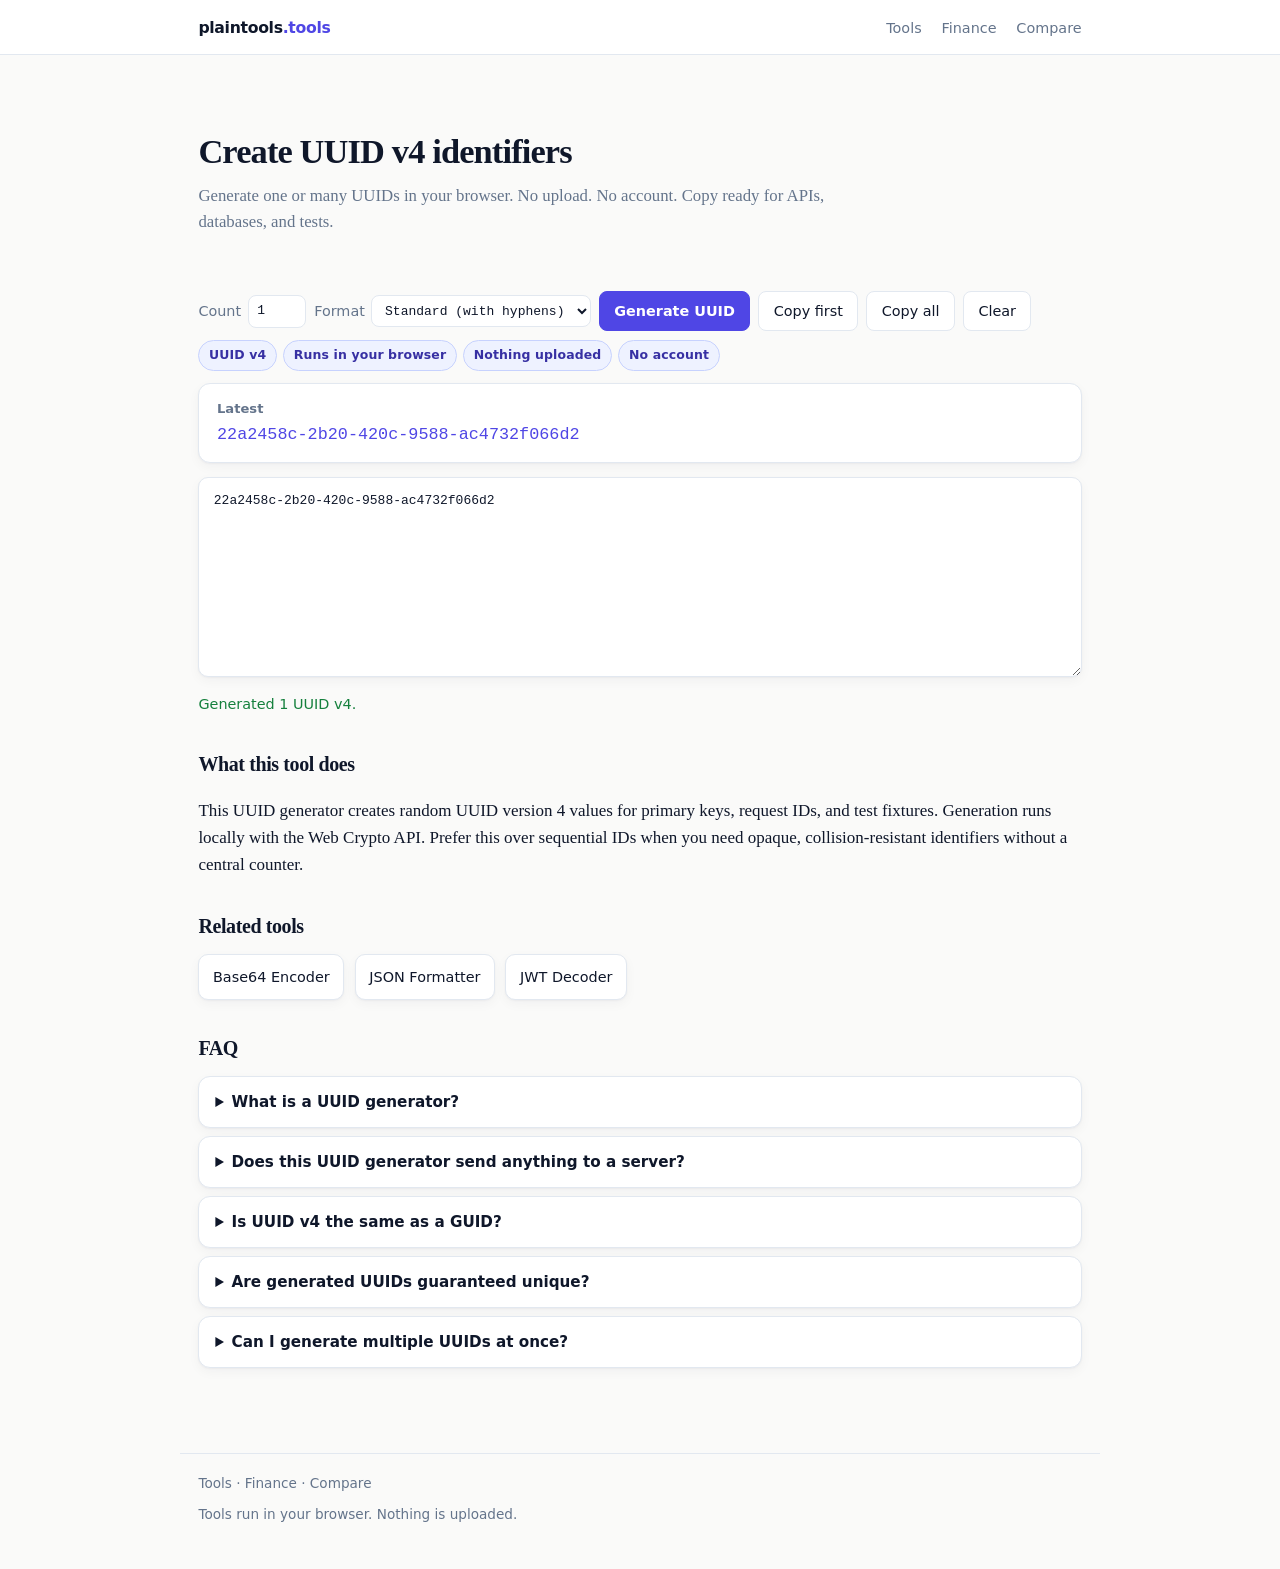
<file: uuid-generator/index.html>
<!DOCTYPE html>
<html lang="en">
<head>
  <meta charset="utf-8">
  <meta name="viewport" content="width=device-width, initial-scale=1">
  <title>UUID Generator — Create UUID v4 Online (Free)</title>
  <meta name="description" content="UUID generator online. Create one or many UUID v4 identifiers in your browser with crypto.randomUUID. No upload. No account. Copy ready for APIs and databases.">
  <link rel="canonical" href="https://plaintools.vip/uuid-generator/">
  <link rel="stylesheet" href="../assets/style.css">
  <style>
    label.field.stacked { flex-direction: column; align-items: stretch; gap: 0.3rem; }
    .latest-card {
      background: var(--card);
      border: 1px solid var(--line);
      border-radius: var(--radius);
      box-shadow: var(--shadow);
      padding: 0.9rem 1.1rem;
      margin: 0 0 0.85rem;
      font-family: var(--sans);
    }
    .latest-card .label { display: block; font-size: 0.82rem; color: var(--muted); font-weight: 600; }
    .latest-card strong {
      display: block;
      margin-top: 0.25rem;
      font: 1.05rem/1.45 var(--mono);
      color: var(--acc);
      word-break: break-all;
    }
    #output { min-height: 200px; }
  </style>
  <script type="application/ld+json">
  {
    "@context": "https://schema.org",
    "@type": "FAQPage",
    "mainEntity": [
      {
        "@type": "Question",
        "name": "What is a UUID generator?",
        "acceptedAnswer": {"@type": "Answer", "text": "A UUID generator creates Universally Unique Identifiers (also called GUIDs). This page generates UUID version 4 values using the browser's crypto.randomUUID API when available, or a secure random fallback that sets the RFC 4122 version and variant bits."}
      },
      {
        "@type": "Question",
        "name": "Does this UUID generator send anything to a server?",
        "acceptedAnswer": {"@type": "Answer", "text": "No. UUIDs are created entirely in your browser. Nothing is uploaded, logged, or stored on a server."}
      },
      {
        "@type": "Question",
        "name": "Is UUID v4 the same as a GUID?",
        "acceptedAnswer": {"@type": "Answer", "text": "GUID usually means the same 128-bit identifier family as UUID. UUID v4 is a random UUID (version 4). This tool outputs the common 8-4-4-4-12 lowercase hex form with hyphens."}
      },
      {
        "@type": "Question",
        "name": "Are generated UUIDs guaranteed unique?",
        "acceptedAnswer": {"@type": "Answer", "text": "UUID v4 collision risk is astronomically low for normal app use when the random source is cryptographically strong. This page uses crypto.getRandomValues / crypto.randomUUID when the browser provides them. It does not contact a central registry."}
      },
      {
        "@type": "Question",
        "name": "Can I generate multiple UUIDs at once?",
        "acceptedAnswer": {"@type": "Answer", "text": "Yes. Choose a count from 1 to 100, then Generate. Each line is one UUID. Use Copy all to put the list on the clipboard."}
      }
    ]
  }
  </script>
</head>
<body>
  <div class="site-top">
    <div class="site-top-inner">
      <a class="brand" href="../">plaintools<span>.tools</span></a>
      <nav class="nav">
        <a href="../">Tools</a>
        <a href="https://finance.plaintools.vip/">Finance</a>
        <a href="https://compare.plaintools.vip/">Compare</a>
      </nav>
    </div>
  </div>

  <main>
    <section class="hero">
      <h1>Create UUID v4 identifiers</h1>
      <p class="lede">Generate one or many UUIDs in your browser. No upload. No account. Copy ready for APIs, databases, and tests.</p>
    </section>
    <div class="tool-head">
      <div class="toolbar">
        <label class="field">Count
          <input id="count" type="number" min="1" max="100" value="1" inputmode="numeric">
        </label>
        <label class="field">Format
          <select id="format">
            <option value="hyphen" selected>Standard (with hyphens)</option>
            <option value="plain">No hyphens</option>
            <option value="upper">Uppercase with hyphens</option>
          </select>
        </label>
        <button class="primary" id="generate" type="button">Generate UUID</button>
        <button id="copy-one" type="button">Copy first</button>
        <button id="copy-all" type="button">Copy all</button>
        <button id="clear" type="button">Clear</button>
      </div>
      <ul class="chips" aria-label="Trust">
        <li>UUID v4</li>
        <li>Runs in your browser</li>
        <li>Nothing uploaded</li>
        <li>No account</li>
      </ul>
    </div>
    <div class="latest-card" id="latest-wrap" hidden>
      <span class="label">Latest</span>
      <strong id="latest"></strong>
    </div>
    <textarea id="output" spellcheck="false" readonly placeholder="Generated UUIDs appear here"></textarea>
    <p class="status" id="status">Ready. Click Generate UUID for a UUID v4.</p>

    <section>
      <h2>What this tool does</h2>
      <p>This UUID generator creates random UUID version 4 values for primary keys, request IDs, and test fixtures. Generation runs locally with the Web Crypto API. Prefer this over sequential IDs when you need opaque, collision-resistant identifiers without a central counter.</p>
    </section>

    <section>
      <h2>Related tools</h2>
      <p class="related">
        <a href="../base64-encoder/">Base64 Encoder</a>
        <a href="../json-formatter/">JSON Formatter</a>
        <a href="../jwt-decoder/">JWT Decoder</a>
      </p>
    </section>

    <section class="faq">
      <h2>FAQ</h2>
      <details><summary>What is a UUID generator?</summary><p>A UUID generator creates Universally Unique Identifiers (also called GUIDs). This page generates UUID version 4 values using the browser's <code>crypto.randomUUID</code> API when available, or a secure random fallback that sets the RFC 4122 version and variant bits.</p></details>
      <details><summary>Does this UUID generator send anything to a server?</summary><p>No. UUIDs are created entirely in your browser. Nothing is uploaded, logged, or stored on a server.</p></details>
      <details><summary>Is UUID v4 the same as a GUID?</summary><p>GUID usually means the same 128-bit identifier family as UUID. UUID v4 is a random UUID (version 4). This tool outputs the common 8-4-4-4-12 lowercase hex form with hyphens.</p></details>
      <details><summary>Are generated UUIDs guaranteed unique?</summary><p>UUID v4 collision risk is astronomically low for normal app use when the random source is cryptographically strong. This page uses <code>crypto.getRandomValues</code> / <code>crypto.randomUUID</code> when the browser provides them. It does not contact a central registry.</p></details>
      <details><summary>Can I generate multiple UUIDs at once?</summary><p>Yes. Choose a count from 1 to 100, then Generate. Each line is one UUID. Use Copy all to put the list on the clipboard.</p></details>
    </section>
  </main>
  <footer>
    <a href="../">Tools</a> ·
    <a href="https://finance.plaintools.vip/">Finance</a> ·
    <a href="https://compare.plaintools.vip/">Compare</a>
    <p>Tools run in your browser. Nothing is uploaded.</p>
  </footer>
  <script>
    const output = document.getElementById('output');
    const status = document.getElementById('status');
    const countEl = document.getElementById('count');
    const formatEl = document.getElementById('format');
    const latest = document.getElementById('latest');
    const latestWrap = document.getElementById('latest-wrap');

    function setStatus(msg, kind) {
      status.textContent = msg;
      status.className = 'status' + (kind ? ' ' + kind : '');
    }

    function uuidV4() {
      if (window.crypto && typeof crypto.randomUUID === 'function') {
        return crypto.randomUUID();
      }
      if (!window.crypto || typeof crypto.getRandomValues !== 'function') {
        throw new Error('Secure random UUID is not available in this browser.');
      }
      const bytes = new Uint8Array(16);
      crypto.getRandomValues(bytes);
      bytes[6] = (bytes[6] & 0x0f) | 0x40;
      bytes[8] = (bytes[8] & 0x3f) | 0x80;
      const hex = Array.from(bytes, function (b) {
        return b.toString(16).padStart(2, '0');
      }).join('');
      return (
        hex.slice(0, 8) + '-' +
        hex.slice(8, 12) + '-' +
        hex.slice(12, 16) + '-' +
        hex.slice(16, 20) + '-' +
        hex.slice(20)
      );
    }

    function formatUuid(id) {
      const mode = formatEl.value;
      if (mode === 'plain') return id.replace(/-/g, '');
      if (mode === 'upper') return id.toUpperCase();
      return id;
    }

    function generate() {
      let n = parseInt(countEl.value, 10);
      if (!Number.isFinite(n) || n < 1) n = 1;
      if (n > 100) n = 100;
      countEl.value = String(n);
      const lines = [];
      for (let i = 0; i < n; i++) lines.push(formatUuid(uuidV4()));
      output.value = lines.join('\n');
      latest.textContent = lines[0];
      latestWrap.hidden = false;
      setStatus('Generated ' + n + ' UUID v4' + (n === 1 ? '' : 's') + '.', 'ok');
    }

    async function copyText(text, label) {
      if (!text) {
        setStatus('Nothing to copy yet. Generate first.', 'bad');
        return;
      }
      try {
        await navigator.clipboard.writeText(text);
        setStatus(label, 'ok');
      } catch (err) {
        setStatus('Copy failed: ' + err.message, 'bad');
      }
    }

    document.getElementById('generate').onclick = function () {
      try { generate(); }
      catch (err) { setStatus(err.message, 'bad'); }
    };
    document.getElementById('copy-one').onclick = function () {
      const first = output.value.split('\n').filter(Boolean)[0] || '';
      copyText(first, 'Copied first UUID.');
    };
    document.getElementById('copy-all').onclick = function () {
      copyText(output.value, 'Copied all UUIDs.');
    };
    document.getElementById('clear').onclick = function () {
      output.value = '';
      latest.textContent = '';
      latestWrap.hidden = true;
      setStatus('Cleared.', '');
    };

    try { generate(); }
    catch (err) { setStatus(err.message, 'bad'); }
  </script>
</body>
</html>
</file>
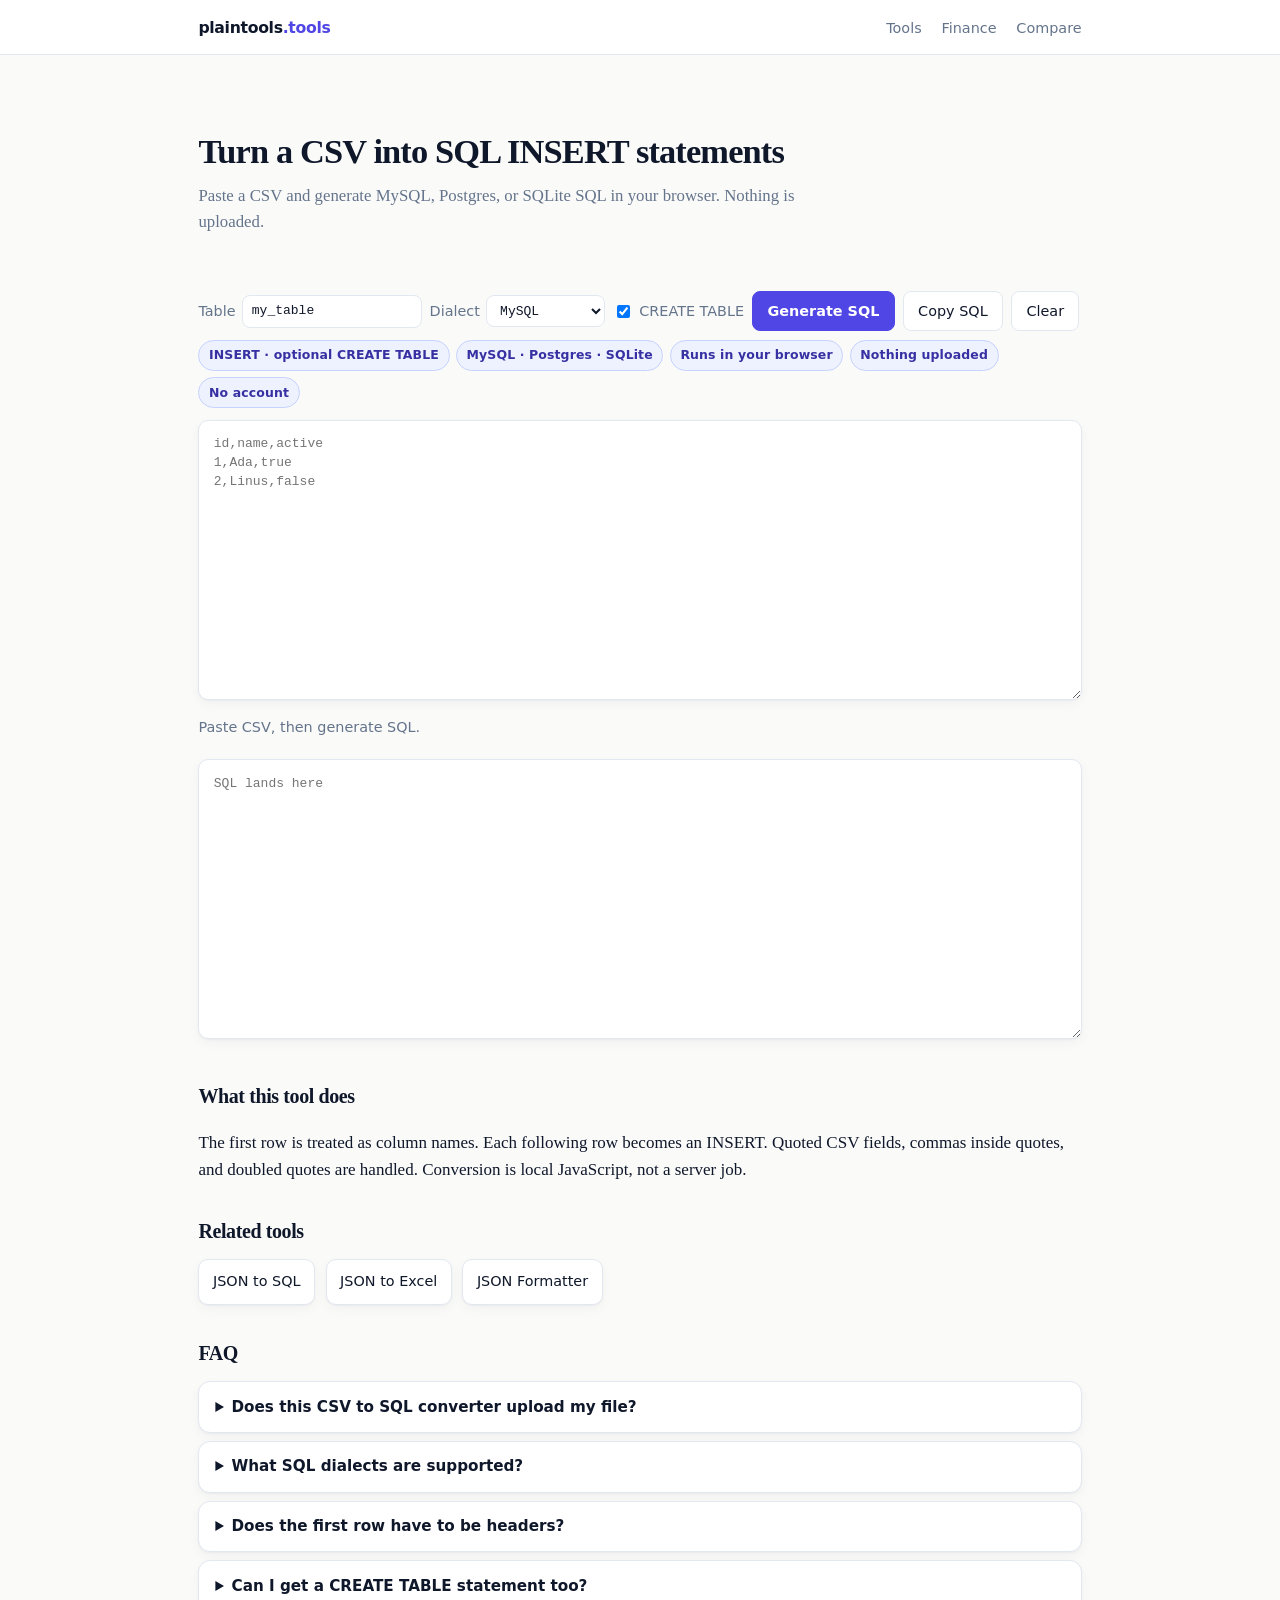
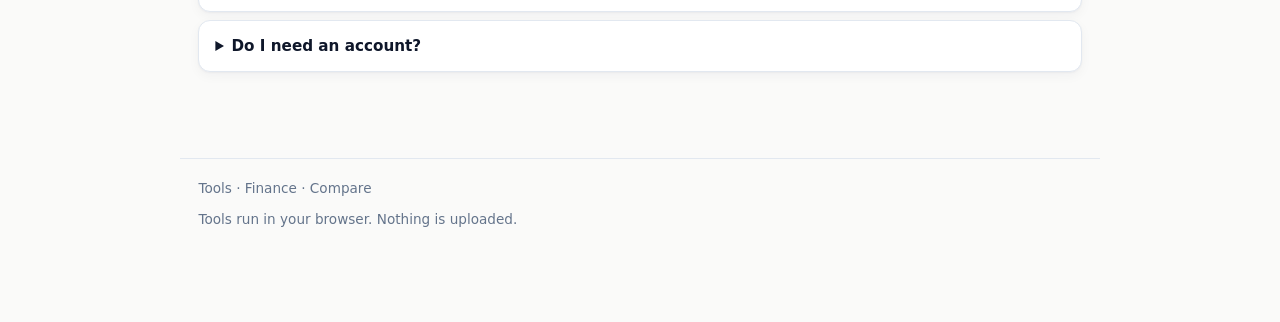
<file: convert/csv-to-sql/index.html>
<!DOCTYPE html>
<html lang="en">
<head>
  <meta charset="utf-8">
  <meta name="viewport" content="width=device-width, initial-scale=1">
  <title>CSV to SQL — Convert CSV to INSERT Statements</title>
  <meta name="description" content="Paste a CSV and get SQL INSERT statements in your browser. Optional CREATE TABLE. MySQL, Postgres, or SQLite. Nothing is uploaded.">
  <link rel="canonical" href="https://plaintools.vip/convert/csv-to-sql/">
  <link rel="stylesheet" href="../../assets/style.css">
  <script type="application/ld+json">
  {
    "@context": "https://schema.org",
    "@type": "FAQPage",
    "mainEntity": [
      {
        "@type": "Question",
        "name": "Does this CSV to SQL converter upload my file?",
        "acceptedAnswer": {"@type": "Answer", "text": "No. Parsing and SQL generation run in your browser. The CSV never leaves this page."}
      },
      {
        "@type": "Question",
        "name": "What SQL dialects are supported?",
        "acceptedAnswer": {"@type": "Answer", "text": "MySQL, PostgreSQL, and SQLite. Identifier quoting changes with the dialect. Values are escaped as SQL strings unless they parse as numbers or booleans."}
      },
      {
        "@type": "Question",
        "name": "Does the first row have to be headers?",
        "acceptedAnswer": {"@type": "Answer", "text": "Yes. The first row becomes column names. They are turned into safe SQL identifiers. Duplicate or empty headers get a numeric suffix."}
      },
      {
        "@type": "Question",
        "name": "Can I get a CREATE TABLE statement too?",
        "acceptedAnswer": {"@type": "Answer", "text": "Yes. Check Include CREATE TABLE. Column types are guessed from the first rows: INTEGER, REAL, or TEXT."}
      },
      {
        "@type": "Question",
        "name": "Do I need an account?",
        "acceptedAnswer": {"@type": "Answer", "text": "No account, no upload, no install. Paste CSV and convert it."}
      }
    ]
  }
  </script>
</head>
<body>
  <div class="site-top">
    <div class="site-top-inner">
      <a class="brand" href="../../">plaintools<span>.tools</span></a>
      <nav class="nav">
        <a href="../../">Tools</a>
        <a href="https://finance.plaintools.vip/">Finance</a>
        <a href="https://compare.plaintools.vip/">Compare</a>
      </nav>
    </div>
  </div>

  <main>
    <section class="hero">
      <h1>Turn a CSV into SQL INSERT statements</h1>
      <p class="lede">Paste a CSV and generate MySQL, Postgres, or SQLite SQL in your browser. Nothing is uploaded.</p>
    </section>
    <div class="tool-head">
      <div class="toolbar">
        <label class="field">Table <input id="table" value="my_table" spellcheck="false"></label>
        <label class="field">Dialect
          <select id="dialect">
            <option value="mysql">MySQL</option>
            <option value="postgres">PostgreSQL</option>
            <option value="sqlite">SQLite</option>
          </select>
        </label>
        <label class="field"><input id="ddl" type="checkbox" checked> CREATE TABLE</label>
        <button class="primary" id="convert" type="button">Generate SQL</button>
        <button id="copy" type="button">Copy SQL</button>
        <button id="clear" type="button">Clear</button>
      </div>
      <ul class="chips" aria-label="Trust">
        <li>INSERT · optional CREATE TABLE</li>
        <li>MySQL · Postgres · SQLite</li>
        <li>Runs in your browser</li>
        <li>Nothing uploaded</li>
        <li>No account</li>
      </ul>
    </div>
    <textarea id="input" spellcheck="false" placeholder='id,name,active&#10;1,Ada,true&#10;2,Linus,false'></textarea>
    <p class="status" id="status">Paste CSV, then generate SQL.</p>
    <textarea id="output" spellcheck="false" placeholder="SQL lands here"></textarea>
    <section>
      <h2>What this tool does</h2>
      <p>The first row is treated as column names. Each following row becomes an INSERT. Quoted CSV fields, commas inside quotes, and doubled quotes are handled. Conversion is local JavaScript, not a server job.</p>
    </section>
    <section>
      <h2>Related tools</h2>
      <p class="related">
        <a href="../json-to-sql/">JSON to SQL</a>
        <a href="../json-to-excel/">JSON to Excel</a>
        <a href="../../json-formatter/">JSON Formatter</a>
      </p>
    </section>
    <section class="faq">
      <h2>FAQ</h2>
      <details><summary>Does this CSV to SQL converter upload my file?</summary><p>No. Parsing and SQL generation run in your browser. The CSV never leaves this page.</p></details>
      <details><summary>What SQL dialects are supported?</summary><p>MySQL, PostgreSQL, and SQLite. Identifier quoting changes with the dialect. Values are escaped as SQL strings unless they parse as numbers or booleans.</p></details>
      <details><summary>Does the first row have to be headers?</summary><p>Yes. The first row becomes column names. They are turned into safe SQL identifiers. Duplicate or empty headers get a numeric suffix.</p></details>
      <details><summary>Can I get a CREATE TABLE statement too?</summary><p>Yes. Check Include CREATE TABLE. Column types are guessed from the first rows: INTEGER, REAL, or TEXT.</p></details>
      <details><summary>Do I need an account?</summary><p>No account, no upload, no install. Paste CSV and convert it.</p></details>
    </section>
  </main>
  <footer>
    <a href="../../">Tools</a> ·
    <a href="https://finance.plaintools.vip/">Finance</a> ·
    <a href="https://compare.plaintools.vip/">Compare</a>
    <p>Tools run in your browser. Nothing is uploaded.</p>
  </footer>
  <script>
    const input = document.getElementById('input');
    const output = document.getElementById('output');
    const status = document.getElementById('status');
    function setStatus(msg, kind) { status.textContent = msg; status.className = 'status' + (kind ? ' ' + kind : ''); }
    function parseCsv(text) {
      const rows = [];
      let row = [];
      let cur = '';
      let q = false;
      for (let i = 0; i < text.length; i++) {
        const c = text[i];
        if (q) {
          if (c === '"') {
            if (text[i + 1] === '"') { cur += '"'; i++; }
            else q = false;
          } else cur += c;
        } else if (c === '"') q = true;
        else if (c === ',') { row.push(cur); cur = ''; }
        else if (c === '\n') { row.push(cur); rows.push(row); row = []; cur = ''; }
        else if (c !== '\r') cur += c;
      }
      if (cur.length || row.length) { row.push(cur); rows.push(row); }
      return rows.filter(r => r.some(cell => cell.trim() !== ''));
    }
    function ident(name, dialect) {
      let s = String(name || 'col').trim().replace(/[^\w]+/g, '_').replace(/^(\d)/, '_$1') || 'col';
      if (dialect === 'mysql') return '`' + s.replace(/`/g, '``') + '`';
      return '"' + s.replace(/"/g, '""') + '"';
    }
    function sqlVal(v) {
      const t = String(v).trim();
      if (t === '') return 'NULL';
      if (/^(true|false)$/i.test(t)) return t.toLowerCase();
      if (/^-?\d+$/.test(t)) return t;
      if (/^-?\d+\.\d+$/.test(t)) return t;
      return "'" + t.replace(/'/g, "''") + "'";
    }
    function guessType(vals) {
      const n = vals.filter(v => String(v).trim() !== '');
      if (!n.length) return 'TEXT';
      if (n.every(v => /^-?\d+$/.test(String(v).trim()))) return 'INTEGER';
      if (n.every(v => /^-?\d+(\.\d+)?$/.test(String(v).trim()))) return 'REAL';
      return 'TEXT';
    }
    function uniqueHeaders(raw, dialect) {
      const seen = {};
      return raw.map((h, i) => {
        let base = String(h || '').trim() || ('col_' + (i + 1));
        let name = base;
        let n = 2;
        while (seen[name.toLowerCase()]) { name = base + '_' + n; n++; }
        seen[name.toLowerCase()] = true;
        return ident(name, dialect);
      });
    }
    function convert() {
      const rows = parseCsv(input.value);
      if (rows.length < 2) throw new Error('Need a header row and at least one data row.');
      const dialect = document.getElementById('dialect').value;
      const table = ident(document.getElementById('table').value || 'my_table', dialect);
      const headers = uniqueHeaders(rows[0], dialect);
      const data = rows.slice(1).map(r => {
        const cells = r.slice();
        while (cells.length < headers.length) cells.push('');
        return cells.slice(0, headers.length);
      });
      const parts = [];
      if (document.getElementById('ddl').checked) {
        const cols = headers.map((h, i) => h + ' ' + guessType(data.map(r => r[i])));
        parts.push('CREATE TABLE ' + table + ' (\n  ' + cols.join(',\n  ') + '\n);');
      }
      const colList = headers.join(', ');
      data.forEach(r => {
        parts.push('INSERT INTO ' + table + ' (' + colList + ') VALUES (' + r.map(sqlVal).join(', ') + ');');
      });
      output.value = parts.join('\n');
      setStatus(data.length + ' row' + (data.length === 1 ? '' : 's') + ' converted. Nothing uploaded.', 'ok');
    }
    document.getElementById('convert').onclick = () => {
      try { convert(); } catch (err) { setStatus(err.message, 'bad'); }
    };
    document.getElementById('copy').onclick = async () => {
      if (!output.value) { setStatus('Convert first.', 'bad'); return; }
      await navigator.clipboard.writeText(output.value);
      setStatus('Copied SQL.');
    };
    document.getElementById('clear').onclick = () => {
      input.value = ''; output.value = ''; setStatus('Cleared.');
    };
  </script>
</body>
</html>
</file>
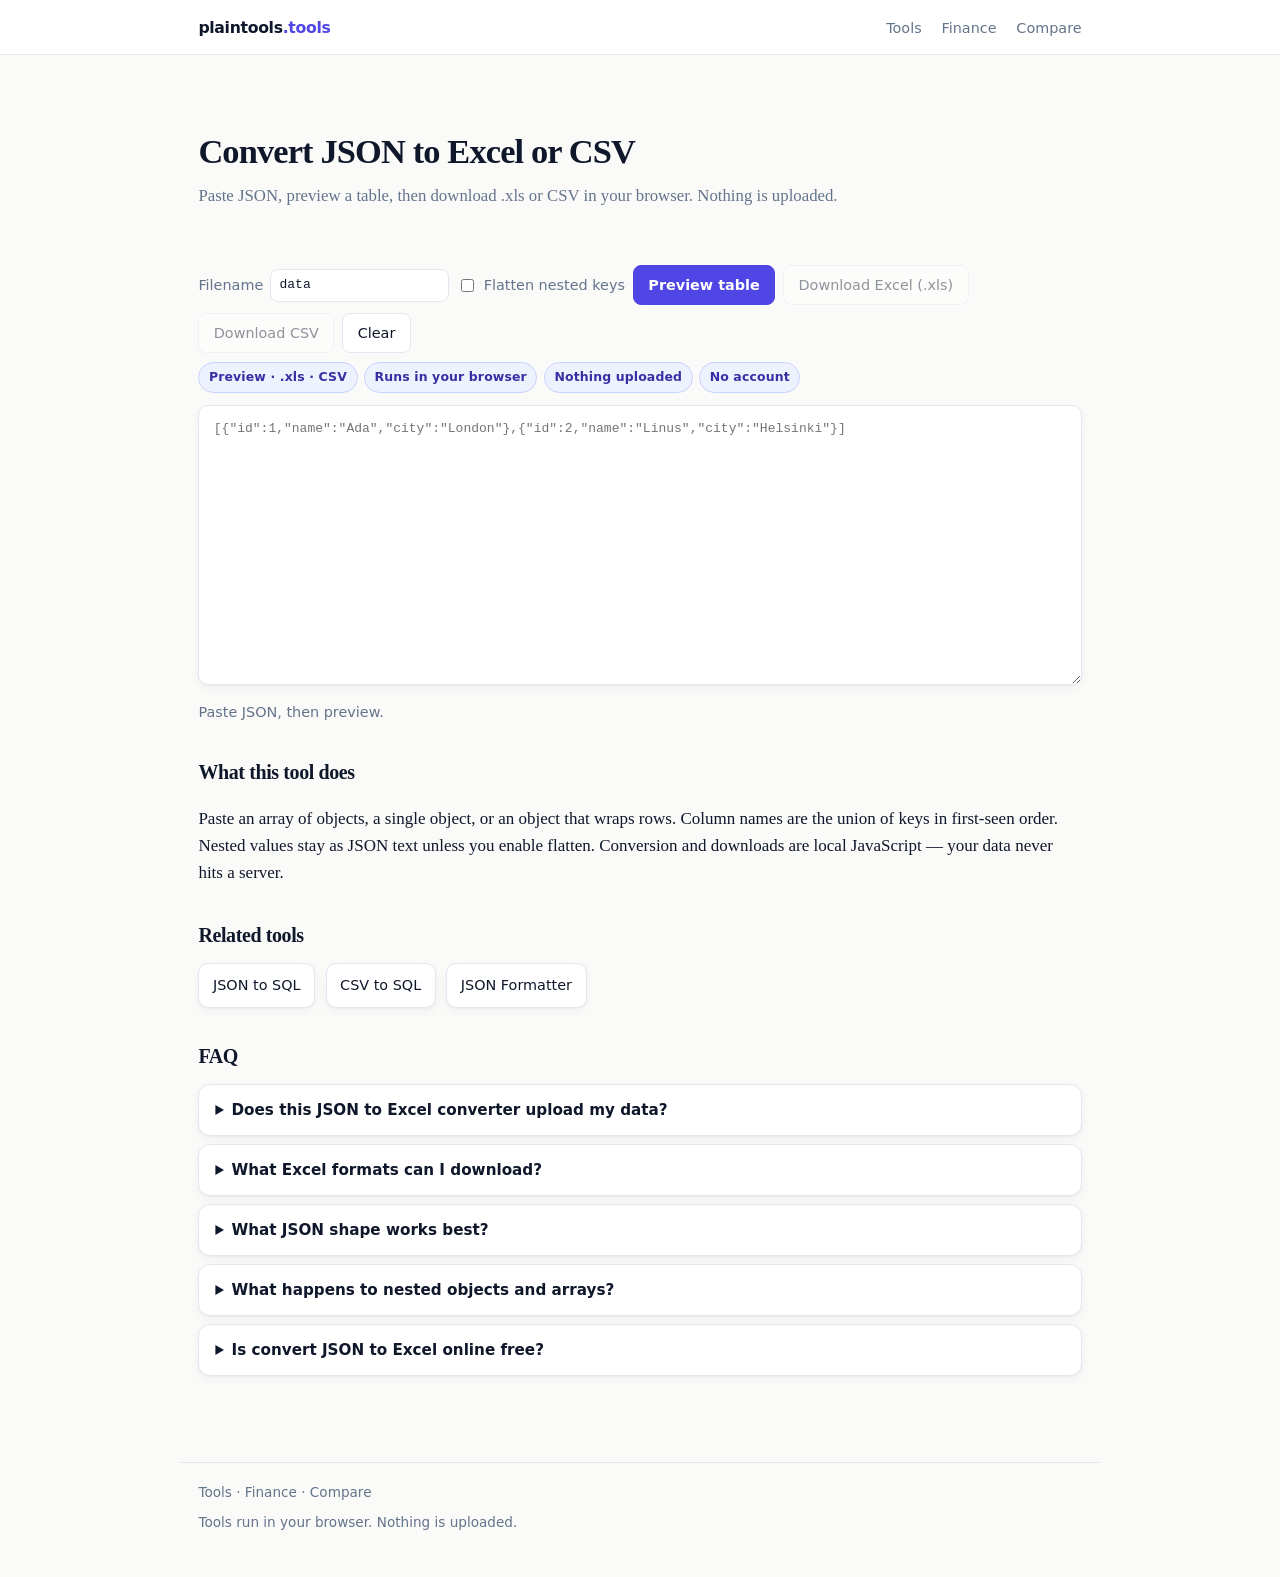
<file: convert/json-to-excel/index.html>
<!DOCTYPE html>
<html lang="en">
<head>
  <meta charset="utf-8">
  <meta name="viewport" content="width=device-width, initial-scale=1">
  <title>Convert JSON to Excel Online Free — Download XLS or CSV</title>
  <meta name="description" content="Paste JSON, preview a table, and download Excel (.xls) or CSV in your browser. Nothing is uploaded. Free, no account.">
  <link rel="canonical" href="https://plaintools.vip/convert/json-to-excel/">
  <link rel="stylesheet" href="../../assets/style.css">
  <script type="application/ld+json">
  {
    "@context": "https://schema.org",
    "@type": "FAQPage",
    "mainEntity": [
      {
        "@type": "Question",
        "name": "Does this JSON to Excel converter upload my data?",
        "acceptedAnswer": {"@type": "Answer", "text": "No. Parsing, table preview, and file generation run in your browser. The JSON never leaves this page. No account, no upload, no install."}
      },
      {
        "@type": "Question",
        "name": "What Excel formats can I download?",
        "acceptedAnswer": {"@type": "Answer", "text": "Excel Spreadsheet XML (.xls), which opens in Microsoft Excel, Google Sheets, LibreOffice, and Numbers, and CSV (.csv) with UTF-8 BOM for Excel-friendly encoding. Both are generated locally."}
      },
      {
        "@type": "Question",
        "name": "What JSON shape works best?",
        "acceptedAnswer": {"@type": "Answer", "text": "An array of objects is ideal — each object becomes a row and keys become columns. A single object is one row. If the root is an object that wraps rows (for example {\"data\": [...]}), the first array of objects is used."}
      },
      {
        "@type": "Question",
        "name": "What happens to nested objects and arrays?",
        "acceptedAnswer": {"@type": "Answer", "text": "By default they are stored as JSON text in a single cell so nothing is lost. You can turn on Flatten nested keys to expand one level of nested objects into dotted column names (for example address.city)."}
      },
      {
        "@type": "Question",
        "name": "Is convert JSON to Excel online free?",
        "acceptedAnswer": {"@type": "Answer", "text": "Yes. This tool is free to use in the browser. There is no signup and no file size limit beyond what your browser can handle."}
      }
    ]
  }
  </script>
</head>
<body>
  <div class="site-top">
    <div class="site-top-inner">
      <a class="brand" href="../../">plaintools<span>.tools</span></a>
      <nav class="nav">
        <a href="../../">Tools</a>
        <a href="https://finance.plaintools.vip/">Finance</a>
        <a href="https://compare.plaintools.vip/">Compare</a>
      </nav>
    </div>
  </div>

  <main>
    <section class="hero">
      <h1>Convert JSON to Excel or CSV</h1>
      <p class="lede">Paste JSON, preview a table, then download .xls or CSV in your browser. Nothing is uploaded.</p>
    </section>
    <div class="tool-head">
      <div class="toolbar">
        <label class="field">Filename <input id="filename" value="data" spellcheck="false"></label>
        <label class="field"><input id="flatten" type="checkbox"> Flatten nested keys</label>
        <button class="primary" id="convert" type="button">Preview table</button>
        <button id="xls" type="button" disabled>Download Excel (.xls)</button>
        <button id="csv" type="button" disabled>Download CSV</button>
        <button id="clear" type="button">Clear</button>
      </div>
      <ul class="chips" aria-label="Trust">
        <li>Preview · .xls · CSV</li>
        <li>Runs in your browser</li>
        <li>Nothing uploaded</li>
        <li>No account</li>
      </ul>
    </div>
    <textarea id="input" spellcheck="false" placeholder='[{"id":1,"name":"Ada","city":"London"},{"id":2,"name":"Linus","city":"Helsinki"}]'></textarea>
    <p class="status" id="status">Paste JSON, then preview.</p>
    <div class="preview-wrap" id="preview-wrap" hidden>
      <table class="preview" id="preview"></table>
    </div>
    <section>
      <h2>What this tool does</h2>
      <p>Paste an array of objects, a single object, or an object that wraps rows. Column names are the union of keys in first-seen order. Nested values stay as JSON text unless you enable flatten. Conversion and downloads are local JavaScript — your data never hits a server.</p>
    </section>
    <section>
      <h2>Related tools</h2>
      <p class="related">
        <a href="../json-to-sql/">JSON to SQL</a>
        <a href="../csv-to-sql/">CSV to SQL</a>
        <a href="../../json-formatter/">JSON Formatter</a>
      </p>
    </section>
    <section class="faq">
      <h2>FAQ</h2>
      <details><summary>Does this JSON to Excel converter upload my data?</summary><p>No. Parsing, table preview, and file generation run in your browser. The JSON never leaves this page. No account, no upload, no install.</p></details>
      <details><summary>What Excel formats can I download?</summary><p>Excel Spreadsheet XML (.xls), which opens in Microsoft Excel, Google Sheets, LibreOffice, and Numbers, and CSV (.csv) with UTF-8 BOM for Excel-friendly encoding. Both are generated locally.</p></details>
      <details><summary>What JSON shape works best?</summary><p>An array of objects is ideal — each object becomes a row and keys become columns. A single object is one row. If the root is an object that wraps rows (for example {"data": [...]}), the first array of objects is used.</p></details>
      <details><summary>What happens to nested objects and arrays?</summary><p>By default they are stored as JSON text in a single cell so nothing is lost. You can turn on Flatten nested keys to expand one level of nested objects into dotted column names (for example address.city).</p></details>
      <details><summary>Is convert JSON to Excel online free?</summary><p>Yes. This tool is free to use in the browser. There is no signup and no file size limit beyond what your browser can handle.</p></details>
    </section>
  </main>
  <footer>
    <a href="../../">Tools</a> ·
    <a href="https://finance.plaintools.vip/">Finance</a> ·
    <a href="https://compare.plaintools.vip/">Compare</a>
    <p>Tools run in your browser. Nothing is uploaded.</p>
  </footer>
  <script>
    const input = document.getElementById('input');
    const status = document.getElementById('status');
    const preview = document.getElementById('preview');
    const previewWrap = document.getElementById('preview-wrap');
    const btnXls = document.getElementById('xls');
    const btnCsv = document.getElementById('csv');
    let state = null;

    function setStatus(msg, kind) {
      status.textContent = msg;
      status.className = 'status' + (kind ? ' ' + kind : '');
    }
    function isPlainObject(v) {
      return v !== null && typeof v === 'object' && !Array.isArray(v);
    }
    function extractRows(data) {
      if (Array.isArray(data)) {
        const objs = data.filter(isPlainObject);
        if (!objs.length) throw new Error('Need an array of objects, a single object, or an object wrapping an array of objects.');
        return objs;
      }
      if (isPlainObject(data)) {
        for (const k of Object.keys(data)) {
          const v = data[k];
          if (Array.isArray(v) && v.some(isPlainObject)) {
            const objs = v.filter(isPlainObject);
            if (objs.length) return objs;
          }
        }
        return [data];
      }
      throw new Error('JSON must be an object or an array of objects.');
    }
    function flattenRow(row, doFlatten) {
      if (!doFlatten) return row;
      const out = {};
      Object.keys(row).forEach(k => {
        const v = row[k];
        if (isPlainObject(v)) {
          Object.keys(v).forEach(sk => {
            const sv = v[sk];
            out[k + '.' + sk] = (isPlainObject(sv) || Array.isArray(sv)) ? JSON.stringify(sv) : sv;
          });
        } else {
          out[k] = v;
        }
      });
      return out;
    }
    function cellText(v) {
      if (v === null || v === undefined) return '';
      if (typeof v === 'string') return v;
      if (typeof v === 'number' || typeof v === 'boolean') return String(v);
      return JSON.stringify(v);
    }
    function buildTable(rows, doFlatten) {
      const flat = rows.map(r => flattenRow(r, doFlatten));
      const keys = [];
      const seen = {};
      flat.forEach(row => {
        Object.keys(row).forEach(k => {
          if (!Object.prototype.hasOwnProperty.call(seen, k)) {
            seen[k] = true;
            keys.push(k);
          }
        });
      });
      if (!keys.length) throw new Error('No object keys to turn into columns.');
      const matrix = flat.map(row => keys.map(k => Object.prototype.hasOwnProperty.call(row, k) ? row[k] : null));
      return { keys, matrix };
    }
    function renderPreview(keys, matrix) {
      const max = Math.min(matrix.length, 50);
      let html = '<thead><tr>' + keys.map(k => '<th>' + escapeHtml(k) + '</th>').join('') + '</tr></thead><tbody>';
      for (let i = 0; i < max; i++) {
        html += '<tr>' + matrix[i].map(v => '<td>' + escapeHtml(cellText(v)) + '</td>').join('') + '</tr>';
      }
      html += '</tbody>';
      preview.innerHTML = html;
      previewWrap.hidden = false;
    }
    function escapeHtml(s) {
      return String(s)
        .replace(/&/g, '&amp;')
        .replace(/</g, '&lt;')
        .replace(/>/g, '&gt;')
        .replace(/"/g, '&quot;');
    }
    function xmlEscape(s) {
      return String(s)
        .replace(/&/g, '&amp;')
        .replace(/</g, '&lt;')
        .replace(/>/g, '&gt;')
        .replace(/"/g, '&quot;');
    }
    function toCsv(keys, matrix) {
      const esc = (v) => {
        const t = cellText(v);
        if (/[",\r\n]/.test(t)) return '"' + t.replace(/"/g, '""') + '"';
        return t;
      };
      const lines = [keys.map(esc).join(',')];
      matrix.forEach(row => lines.push(row.map(esc).join(',')));
      return '\uFEFF' + lines.join('\r\n');
    }
    function toSpreadsheetXml(keys, matrix) {
      const rows = [];
      rows.push('<Row>' + keys.map(k => '<Cell><Data ss:Type="String">' + xmlEscape(k) + '</Data></Cell>').join('') + '</Row>');
      matrix.forEach(row => {
        rows.push('<Row>' + row.map(v => {
          if (v === null || v === undefined || v === '') return '<Cell><Data ss:Type="String"></Data></Cell>';
          if (typeof v === 'number' && Number.isFinite(v)) {
            return '<Cell><Data ss:Type="Number">' + v + '</Data></Cell>';
          }
          if (typeof v === 'boolean') {
            return '<Cell><Data ss:Type="Boolean">' + (v ? 1 : 0) + '</Data></Cell>';
          }
          return '<Cell><Data ss:Type="String">' + xmlEscape(cellText(v)) + '</Data></Cell>';
        }).join('') + '</Row>');
      });
      return '<?xml version="1.0"?>\n' +
        '<?mso-application progid="Excel.Sheet"?>\n' +
        '<Workbook xmlns="urn:schemas-microsoft-com:office:spreadsheet"\n' +
        ' xmlns:o="urn:schemas-microsoft-com:office:office"\n' +
        ' xmlns:x="urn:schemas-microsoft-com:office:excel"\n' +
        ' xmlns:ss="urn:schemas-microsoft-com:office:spreadsheet"\n' +
        ' xmlns:html="http://www.w3.org/TR/REC-html40">\n' +
        '<Worksheet ss:Name="Sheet1"><Table>\n' +
        rows.join('\n') +
        '\n</Table></Worksheet></Workbook>';
    }
    function baseName() {
      const raw = (document.getElementById('filename').value || 'data').trim() || 'data';
      return raw.replace(/[^\w.\-]+/g, '_').replace(/^\.+/, '') || 'data';
    }
    function download(filename, content, mime) {
      const blob = new Blob([content], { type: mime });
      const a = document.createElement('a');
      a.href = URL.createObjectURL(blob);
      a.download = filename;
      document.body.appendChild(a);
      a.click();
      setTimeout(() => { URL.revokeObjectURL(a.href); a.remove(); }, 0);
    }
    function convert() {
      const raw = input.value.trim();
      if (!raw) throw new Error('Paste JSON first.');
      let data;
      try { data = JSON.parse(raw); }
      catch (err) { throw new Error('Invalid JSON: ' + err.message); }
      const rows = extractRows(data);
      const doFlatten = document.getElementById('flatten').checked;
      const { keys, matrix } = buildTable(rows, doFlatten);
      state = { keys, matrix };
      renderPreview(keys, matrix);
      btnXls.disabled = false;
      btnCsv.disabled = false;
      const shown = Math.min(matrix.length, 50);
      const extra = matrix.length > 50 ? ' (preview shows first 50)' : '';
      setStatus(matrix.length + ' row' + (matrix.length === 1 ? '' : 's') + ', ' + keys.length + ' column' + (keys.length === 1 ? '' : 's') + extra + '. Nothing uploaded.', 'ok');
    }
    document.getElementById('convert').onclick = () => {
      try { convert(); } catch (err) {
        state = null;
        preview.innerHTML = '';
        previewWrap.hidden = true;
        btnXls.disabled = true;
        btnCsv.disabled = true;
        setStatus(err.message, 'bad');
      }
    };
    btnXls.onclick = () => {
      if (!state) { setStatus('Preview first.', 'bad'); return; }
      download(baseName() + '.xls', toSpreadsheetXml(state.keys, state.matrix), 'application/vnd.ms-excel');
      setStatus('Downloaded Excel (.xls). Opens in Excel, Sheets, LibreOffice, Numbers.');
    };
    btnCsv.onclick = () => {
      if (!state) { setStatus('Preview first.', 'bad'); return; }
      download(baseName() + '.csv', toCsv(state.keys, state.matrix), 'text/csv;charset=utf-8');
      setStatus('Downloaded CSV (UTF-8 BOM for Excel).');
    };
    document.getElementById('clear').onclick = () => {
      input.value = '';
      state = null;
      preview.innerHTML = '';
      previewWrap.hidden = true;
      btnXls.disabled = true;
      btnCsv.disabled = true;
      setStatus('Cleared.');
    };
  </script>
</body>
</html>
</file>
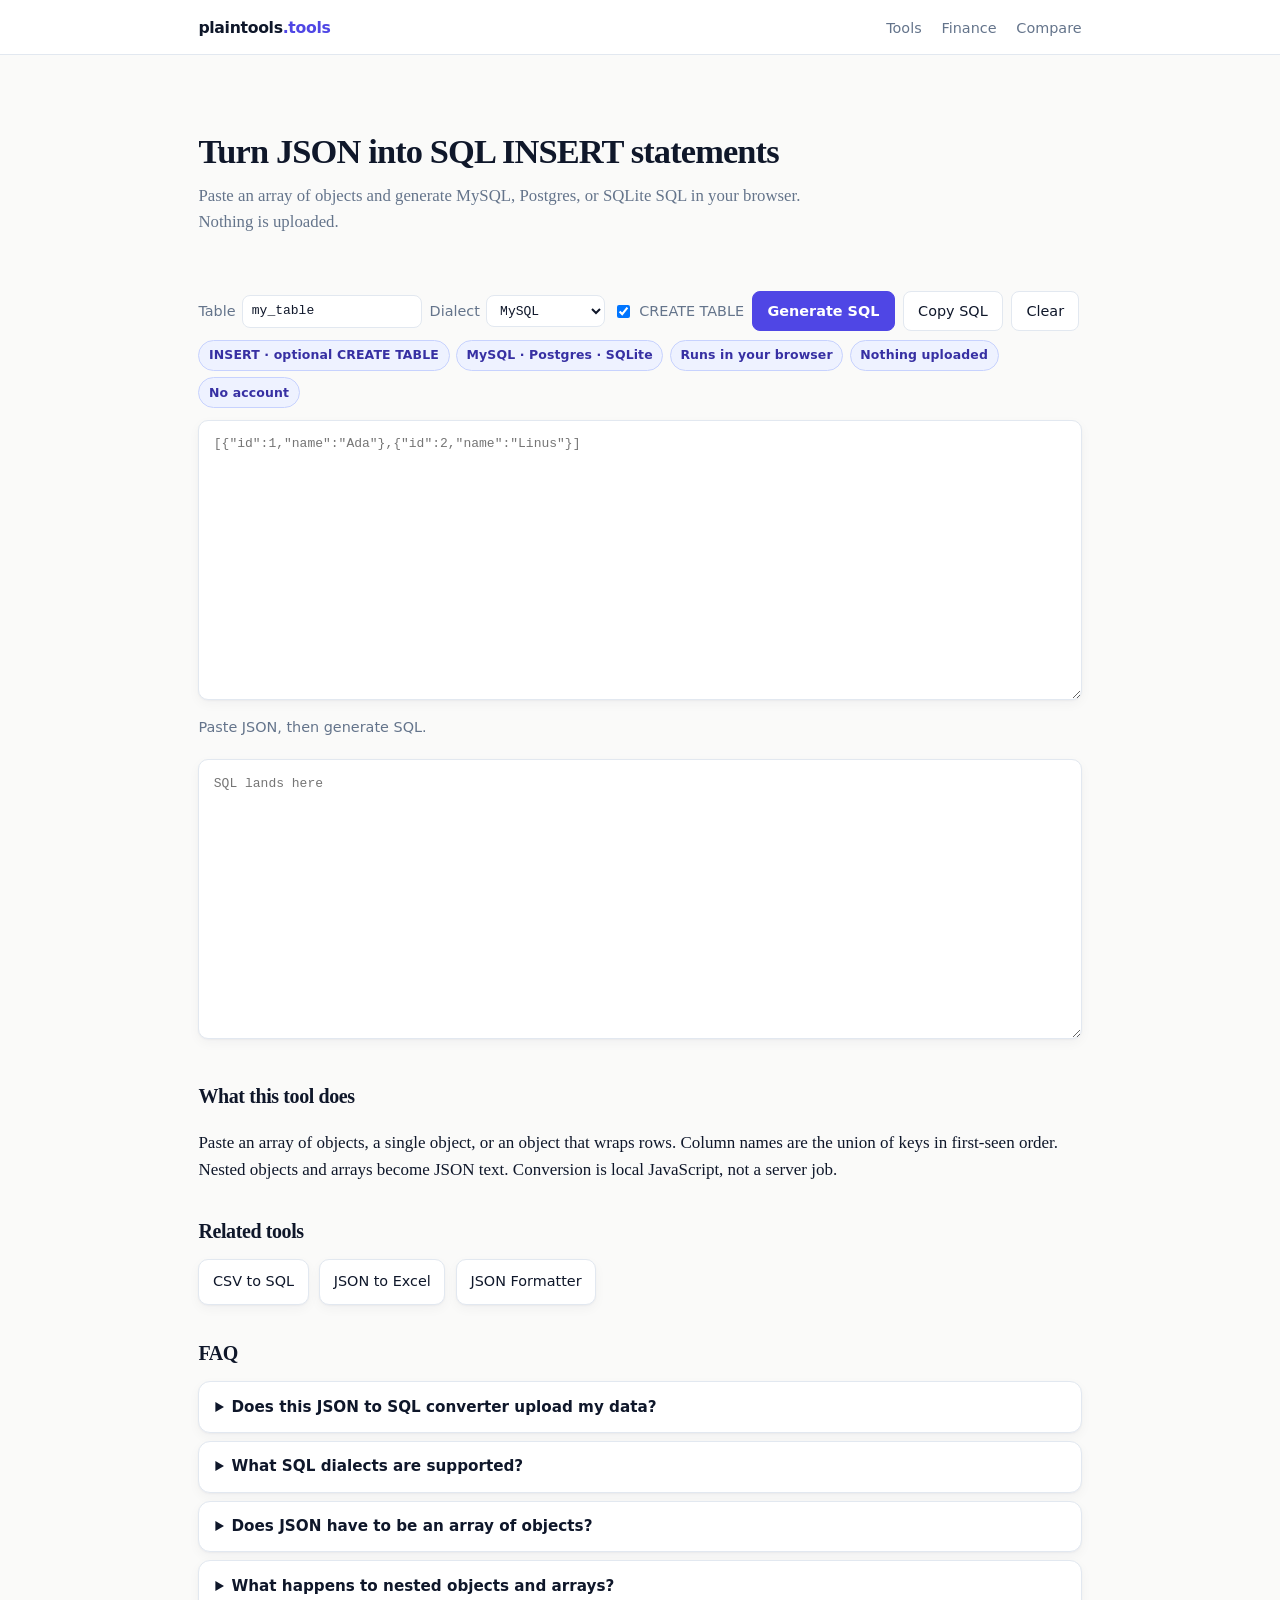
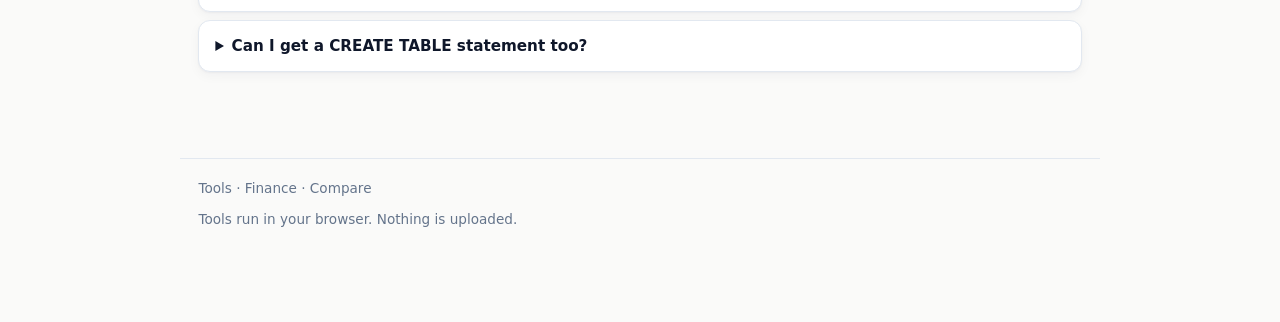
<file: convert/json-to-sql/index.html>
<!DOCTYPE html>
<html lang="en">
<head>
  <meta charset="utf-8">
  <meta name="viewport" content="width=device-width, initial-scale=1">
  <title>JSON to SQL — Convert JSON to INSERT Statements</title>
  <meta name="description" content="Paste JSON, get SQL INSERT statements in your browser. Optional CREATE TABLE. MySQL, Postgres, or SQLite. Nothing is uploaded.">
  <link rel="canonical" href="https://plaintools.vip/convert/json-to-sql/">
  <link rel="stylesheet" href="../../assets/style.css">
  <script type="application/ld+json">
  {
    "@context": "https://schema.org",
    "@type": "FAQPage",
    "mainEntity": [
      {
        "@type": "Question",
        "name": "Does this JSON to SQL converter upload my data?",
        "acceptedAnswer": {"@type": "Answer", "text": "No. Parsing and SQL generation run in your browser. The JSON never leaves this page. No account, no upload, no install."}
      },
      {
        "@type": "Question",
        "name": "What SQL dialects are supported?",
        "acceptedAnswer": {"@type": "Answer", "text": "MySQL, PostgreSQL, and SQLite. Identifier quoting changes with the dialect. Numbers stay unquoted. Booleans are true or false. Nested objects and arrays become JSON text inside a SQL string."}
      },
      {
        "@type": "Question",
        "name": "Does JSON have to be an array of objects?",
        "acceptedAnswer": {"@type": "Answer", "text": "An array of objects is the primary input. A single object is treated as one row. If the root is an object that wraps rows (for example {\"table\": [...]}), the first array of objects is used."}
      },
      {
        "@type": "Question",
        "name": "What happens to nested objects and arrays?",
        "acceptedAnswer": {"@type": "Answer", "text": "They are stored as JSON text in a SQL string. Nothing is flattened, so nested data is not lost. In CREATE TABLE those columns are TEXT."}
      },
      {
        "@type": "Question",
        "name": "Can I get a CREATE TABLE statement too?",
        "acceptedAnswer": {"@type": "Answer", "text": "Yes. Check CREATE TABLE. Column types are guessed from values: INTEGER, REAL, or TEXT. Nested objects and arrays are TEXT. No account is required."}
      }
    ]
  }
  </script>
</head>
<body>
  <div class="site-top">
    <div class="site-top-inner">
      <a class="brand" href="../../">plaintools<span>.tools</span></a>
      <nav class="nav">
        <a href="../../">Tools</a>
        <a href="https://finance.plaintools.vip/">Finance</a>
        <a href="https://compare.plaintools.vip/">Compare</a>
      </nav>
    </div>
  </div>

  <main>
    <section class="hero">
      <h1>Turn JSON into SQL INSERT statements</h1>
      <p class="lede">Paste an array of objects and generate MySQL, Postgres, or SQLite SQL in your browser. Nothing is uploaded.</p>
    </section>
    <div class="tool-head">
      <div class="toolbar">
        <label class="field">Table <input id="table" value="my_table" spellcheck="false"></label>
        <label class="field">Dialect
          <select id="dialect">
            <option value="mysql">MySQL</option>
            <option value="postgres">PostgreSQL</option>
            <option value="sqlite">SQLite</option>
          </select>
        </label>
        <label class="field"><input id="ddl" type="checkbox" checked> CREATE TABLE</label>
        <button class="primary" id="convert" type="button">Generate SQL</button>
        <button id="copy" type="button">Copy SQL</button>
        <button id="clear" type="button">Clear</button>
      </div>
      <ul class="chips" aria-label="Trust">
        <li>INSERT · optional CREATE TABLE</li>
        <li>MySQL · Postgres · SQLite</li>
        <li>Runs in your browser</li>
        <li>Nothing uploaded</li>
        <li>No account</li>
      </ul>
    </div>
    <textarea id="input" spellcheck="false" placeholder='[{"id":1,"name":"Ada"},{"id":2,"name":"Linus"}]'></textarea>
    <p class="status" id="status">Paste JSON, then generate SQL.</p>
    <textarea id="output" spellcheck="false" placeholder="SQL lands here"></textarea>
    <section>
      <h2>What this tool does</h2>
      <p>Paste an array of objects, a single object, or an object that wraps rows. Column names are the union of keys in first-seen order. Nested objects and arrays become JSON text. Conversion is local JavaScript, not a server job.</p>
    </section>
    <section>
      <h2>Related tools</h2>
      <p class="related">
        <a href="../csv-to-sql/">CSV to SQL</a>
        <a href="../json-to-excel/">JSON to Excel</a>
        <a href="../../json-formatter/">JSON Formatter</a>
      </p>
    </section>
    <section class="faq">
      <h2>FAQ</h2>
      <details><summary>Does this JSON to SQL converter upload my data?</summary><p>No. Parsing and SQL generation run in your browser. The JSON never leaves this page. No account, no upload, no install.</p></details>
      <details><summary>What SQL dialects are supported?</summary><p>MySQL, PostgreSQL, and SQLite. Identifier quoting changes with the dialect. Numbers stay unquoted. Booleans are true or false. Nested objects and arrays become JSON text inside a SQL string.</p></details>
      <details><summary>Does JSON have to be an array of objects?</summary><p>An array of objects is the primary input. A single object is treated as one row. If the root is an object that wraps rows (for example {"table": [...]}), the first array of objects is used.</p></details>
      <details><summary>What happens to nested objects and arrays?</summary><p>They are stored as JSON text in a SQL string. Nothing is flattened, so nested data is not lost. In CREATE TABLE those columns are TEXT.</p></details>
      <details><summary>Can I get a CREATE TABLE statement too?</summary><p>Yes. Check CREATE TABLE. Column types are guessed from values: INTEGER, REAL, or TEXT. Nested objects and arrays are TEXT. No account is required.</p></details>
    </section>
  </main>
  <footer>
    <a href="../../">Tools</a> ·
    <a href="https://finance.plaintools.vip/">Finance</a> ·
    <a href="https://compare.plaintools.vip/">Compare</a>
    <p>Tools run in your browser. Nothing is uploaded.</p>
  </footer>
  <script>
    const input = document.getElementById('input');
    const output = document.getElementById('output');
    const status = document.getElementById('status');
    function setStatus(msg, kind) { status.textContent = msg; status.className = 'status' + (kind ? ' ' + kind : ''); }
    function isPlainObject(v) {
      return v !== null && typeof v === 'object' && !Array.isArray(v);
    }
    function extractRows(data) {
      if (Array.isArray(data)) {
        const objs = data.filter(isPlainObject);
        if (!objs.length) throw new Error('Need an array of objects, a single object, or an object wrapping an array of objects.');
        return objs;
      }
      if (isPlainObject(data)) {
        for (const k of Object.keys(data)) {
          const v = data[k];
          if (Array.isArray(v) && v.some(isPlainObject)) {
            const objs = v.filter(isPlainObject);
            if (objs.length) return objs;
          }
        }
        return [data];
      }
      throw new Error('JSON must be an object or an array of objects.');
    }
    function ident(name, dialect) {
      let s = String(name || 'col').trim().replace(/[^\w]+/g, '_').replace(/^(\d)/, '_$1') || 'col';
      if (dialect === 'mysql') return '`' + s.replace(/`/g, '``') + '`';
      return '"' + s.replace(/"/g, '""') + '"';
    }
    function uniqueHeaders(raw, dialect) {
      const seen = {};
      return raw.map((h, i) => {
        let base = String(h || '').trim() || ('col_' + (i + 1));
        let name = base;
        let n = 2;
        while (seen[name.toLowerCase()]) { name = base + '_' + n; n++; }
        seen[name.toLowerCase()] = true;
        return ident(name, dialect);
      });
    }
    function sqlVal(v) {
      if (v === null || v === undefined) return 'NULL';
      if (typeof v === 'boolean') return v ? 'true' : 'false';
      if (typeof v === 'number') {
        if (!Number.isFinite(v)) return 'NULL';
        return String(v);
      }
      if (typeof v === 'string') {
        if (v === '') return 'NULL';
        return "'" + v.replace(/'/g, "''") + "'";
      }
      const t = JSON.stringify(v);
      return "'" + t.replace(/'/g, "''") + "'";
    }
    function guessType(vals) {
      const n = vals.filter(v => v !== null && v !== undefined && !(typeof v === 'string' && v === ''));
      if (!n.length) return 'TEXT';
      if (n.some(v => typeof v === 'object')) return 'TEXT';
      if (n.every(v => typeof v === 'number' && Number.isInteger(v))) return 'INTEGER';
      if (n.every(v => typeof v === 'number' && Number.isFinite(v))) return 'REAL';
      return 'TEXT';
    }
    function convert() {
      const raw = input.value.trim();
      if (!raw) throw new Error('Paste JSON first.');
      let data;
      try { data = JSON.parse(raw); }
      catch (err) { throw new Error('Invalid JSON: ' + err.message); }
      const rows = extractRows(data);
      const keys = [];
      const seen = {};
      rows.forEach(row => {
        Object.keys(row).forEach(k => {
          if (!Object.prototype.hasOwnProperty.call(seen, k)) {
            seen[k] = true;
            keys.push(k);
          }
        });
      });
      if (!keys.length) throw new Error('No object keys to turn into columns.');
      const dialect = document.getElementById('dialect').value;
      const table = ident(document.getElementById('table').value || 'my_table', dialect);
      const headers = uniqueHeaders(keys, dialect);
      const dataRows = rows.map(row => keys.map(k => Object.prototype.hasOwnProperty.call(row, k) ? row[k] : null));
      const parts = [];
      if (document.getElementById('ddl').checked) {
        const cols = headers.map((h, i) => h + ' ' + guessType(dataRows.map(r => r[i])));
        parts.push('CREATE TABLE ' + table + ' (\n  ' + cols.join(',\n  ') + '\n);');
      }
      const colList = headers.join(', ');
      dataRows.forEach(r => {
        parts.push('INSERT INTO ' + table + ' (' + colList + ') VALUES (' + r.map(sqlVal).join(', ') + ');');
      });
      output.value = parts.join('\n');
      setStatus(dataRows.length + ' row' + (dataRows.length === 1 ? '' : 's') + ' converted. Nothing uploaded.', 'ok');
    }
    document.getElementById('convert').onclick = () => {
      try { convert(); } catch (err) { setStatus(err.message, 'bad'); }
    };
    document.getElementById('copy').onclick = async () => {
      if (!output.value) { setStatus('Convert first.', 'bad'); return; }
      await navigator.clipboard.writeText(output.value);
      setStatus('Copied SQL.');
    };
    document.getElementById('clear').onclick = () => {
      input.value = ''; output.value = ''; setStatus('Cleared.');
    };
  </script>
</body>
</html>
</file>
<file: assets/style.css>
:root {
  --bg: #fafaf9;
  --card: #ffffff;
  --ink: #0f172a;
  --muted: #64748b;
  --line: #e2e8f0;
  --acc: #4f46e5;
  --acc-ink: #ffffff;
  --acc-soft: #eef2ff;
  --acc-border: #c7d2fe;
  --ok: #15803d;
  --bad: #b91c1c;
  --input-bg: #ffffff;
  --shadow: 0 1px 2px rgba(15, 23, 42, 0.04), 0 4px 12px rgba(15, 23, 42, 0.04);
  --radius: 12px;
  --max: 920px;
  --sans: ui-sans-serif, system-ui, -apple-system, Segoe UI, Roboto, sans-serif;
  --serif: "Iowan Old Style", "Palatino Linotype", Palatino, Georgia, "Times New Roman", serif;
  --mono: ui-monospace, SFMono-Regular, Menlo, Consolas, monospace;
}

* { box-sizing: border-box; }
html { scroll-behavior: smooth; }

body {
  margin: 0;
  font: 17px/1.6 var(--serif);
  background: var(--bg);
  color: var(--ink);
  -webkit-font-smoothing: antialiased;
}

a { color: var(--acc); }
a:hover { color: #3730a3; }

.site-top {
  position: sticky;
  top: 0;
  z-index: 40;
  background: rgba(255, 255, 255, 0.95);
  backdrop-filter: blur(8px);
  border-bottom: 1px solid var(--line);
}

.site-top-inner,
header,
main,
footer,
.wrap {
  max-width: var(--max);
  margin: 0 auto;
  padding: 0.85rem 1.15rem;
}

.site-top-inner {
  display: flex;
  gap: 1rem;
  align-items: center;
  justify-content: space-between;
}

.brand {
  font-family: var(--sans);
  font-weight: 700;
  color: var(--ink);
  text-decoration: none;
  letter-spacing: -0.02em;
  font-size: 0.98rem;
}
.brand span { color: var(--acc); }

.nav {
  font-family: var(--sans);
}
.nav a {
  color: var(--muted);
  text-decoration: none;
  margin-left: 0.9rem;
  font-size: 0.9rem;
  font-weight: 500;
}
.nav a:hover { color: var(--ink); }

.hero {
  display: block;
  padding: 1.75rem 0 0.5rem;
  max-width: 40rem;
}

.kicker {
  font-family: var(--sans);
  color: var(--muted);
  font-size: 0.82rem;
  font-weight: 600;
  letter-spacing: 0.04em;
  text-transform: uppercase;
  margin: 0 0 0.5rem;
}

h1 {
  font-size: clamp(1.65rem, 3.2vw, 2.15rem);
  line-height: 1.2;
  margin: 0.15rem 0 0.65rem;
  letter-spacing: -0.025em;
  font-weight: 700;
}

.lede {
  color: var(--muted);
  margin: 0 0 1rem;
  font-size: 1.05rem;
  line-height: 1.55;
}

.muted { color: var(--muted); }

h2 {
  font-size: 1.25rem;
  margin: 2rem 0 0.75rem;
  letter-spacing: -0.02em;
  font-weight: 700;
}

section { margin: 2rem 0; }

main > p,
main > ul {
  max-width: 42rem;
}

.grid {
  display: grid;
  grid-template-columns: repeat(auto-fill, minmax(220px, 1fr));
  gap: 0.75rem;
  margin: 1.25rem 0 2rem;
}

.card {
  display: block;
  background: var(--card);
  border: 1px solid var(--line);
  border-radius: var(--radius);
  box-shadow: var(--shadow);
  padding: 1.1rem 1.2rem;
  margin: 0;
  color: var(--ink);
  text-decoration: none;
  transition: border-color 0.15s ease;
}
.card:hover { border-color: var(--acc-border); }
.card h2 {
  margin: 0.1rem 0 0.35rem;
  font-size: 1.15rem;
  font-family: var(--sans);
}
.card p {
  margin: 0;
  color: var(--muted);
  font-size: 0.9rem;
  font-family: var(--sans);
}
.card a {
  text-decoration: none;
  color: var(--ink);
}
.card a:hover { color: var(--acc); }

.soon {
  opacity: 0.55;
  pointer-events: none;
}

.toolbar {
  display: flex;
  flex-wrap: wrap;
  gap: 0.5rem;
  align-items: center;
  margin: 0 0 0.75rem;
  font-family: var(--sans);
}

button {
  font-family: var(--sans);
  background: var(--card);
  color: var(--ink);
  border: 1px solid var(--line);
  border-radius: 8px;
  padding: 0.55rem 0.9rem;
  cursor: pointer;
  font-size: 0.9rem;
  min-height: 40px;
  font-weight: 500;
  transition: background 0.15s ease, border-color 0.15s ease;
}
button:hover {
  background: #f8fafc;
  border-color: #cbd5e1;
}
button.primary {
  background: var(--acc);
  border-color: var(--acc);
  color: var(--acc-ink);
  font-weight: 600;
}
button.primary:hover {
  background: #4338ca;
  border-color: #4338ca;
  color: var(--acc-ink);
}
button:disabled {
  opacity: 0.45;
  cursor: not-allowed;
}

textarea,
pre.out,
input,
select {
  background: var(--input-bg);
  color: var(--ink);
  border: 1px solid var(--line);
  border-radius: 10px;
  font: 13px/1.45 var(--mono);
}

textarea {
  width: 100%;
  min-height: 280px;
  padding: 0.9rem;
  box-shadow: var(--shadow);
}
textarea:focus,
input:focus,
select:focus {
  outline: 2px solid var(--acc-border);
  outline-offset: 1px;
  border-color: var(--acc);
}

pre.out {
  width: 100%;
  min-height: 140px;
  padding: 0.9rem;
  overflow: auto;
  white-space: pre-wrap;
  word-break: break-word;
  margin: 0;
  box-shadow: var(--shadow);
}

input,
select {
  border-radius: 8px;
  padding: 0.4rem 0.55rem;
  font: 13px/1.4 var(--mono);
}

label.field {
  display: flex;
  align-items: center;
  gap: 0.4rem;
  color: var(--muted);
  font-size: 0.9rem;
  font-family: var(--sans);
}

.status {
  min-height: 1.4em;
  font-size: 0.9rem;
  color: var(--muted);
  margin: 0.5rem 0 1.25rem;
  font-family: var(--sans);
}
.status.ok { color: var(--ok); }
.status.bad { color: var(--bad); }

.cols {
  display: grid;
  grid-template-columns: 1fr;
  gap: 0.75rem;
}
@media (min-width: 720px) {
  .cols { grid-template-columns: 1fr 1fr; }
}

.panel h3 {
  margin: 0 0 0.4rem;
  font-size: 0.95rem;
  color: var(--muted);
  font-weight: 600;
  font-family: var(--sans);
}

.note {
  color: var(--muted);
  font-size: 0.9rem;
  font-family: var(--sans);
}

.faq details {
  background: var(--card);
  border: 1px solid var(--line);
  border-radius: var(--radius);
  box-shadow: var(--shadow);
  padding: 0.8rem 1rem;
  margin: 0.5rem 0;
  font-family: var(--sans);
}
.faq details summary {
  cursor: pointer;
  font-weight: 600;
  font-size: 0.95rem;
}
.faq details p {
  color: var(--muted);
  margin: 0.55rem 0 0;
  font-size: 0.92rem;
  line-height: 1.5;
}

.preview-wrap {
  overflow: auto;
  max-height: 320px;
  border: 1px solid var(--line);
  border-radius: var(--radius);
  background: var(--card);
  box-shadow: var(--shadow);
  margin: 0 0 1.25rem;
}
table.preview {
  border-collapse: collapse;
  width: 100%;
  font: 12px/1.4 var(--mono);
}
table.preview th,
table.preview td {
  border-bottom: 1px solid var(--line);
  padding: 0.45rem 0.6rem;
  text-align: left;
  white-space: nowrap;
  max-width: 240px;
  overflow: hidden;
  text-overflow: ellipsis;
}
table.preview th {
  position: sticky;
  top: 0;
  background: #f8fafc;
  color: var(--ink);
  font-weight: 600;
}
table.preview td { color: var(--muted); }

footer {
  max-width: var(--max);
  margin: 2.5rem auto 1.5rem;
  padding: 1.2rem 1.15rem;
  color: var(--muted);
  font-size: 0.85rem;
  border-top: 1px solid var(--line);
  font-family: var(--sans);
}
footer a {
  color: var(--muted);
  text-decoration: none;
}
footer a:hover { color: var(--ink); }
footer p {
  margin: 0.55rem 0 0;
}

.hero-actions {
  display: flex;
  flex-wrap: wrap;
  gap: 0.55rem;
  margin: 0.25rem 0 1rem;
  font-family: var(--sans);
}

.btn {
  font-family: var(--sans);
  display: inline-flex;
  align-items: center;
  justify-content: center;
  gap: 0.35rem;
  background: var(--acc);
  color: var(--acc-ink) !important;
  text-decoration: none;
  font-weight: 600;
  font-size: 0.95rem;
  border-radius: 8px;
  padding: 0.7rem 1.1rem;
  border: 1px solid transparent;
  min-height: 44px;
  transition: background 0.15s ease, border-color 0.15s ease;
}
.btn:hover {
  background: #4338ca;
  color: var(--acc-ink) !important;
}
.btn.ghost {
  background: transparent;
  color: var(--ink) !important;
  border: 1px solid var(--line);
}
.btn.ghost:hover {
  background: #f8fafc;
  color: var(--ink) !important;
  border-color: #cbd5e1;
}

.proof-strip,
.chips {
  list-style: none;
  margin: 0 0 1rem;
  padding: 0;
  display: flex;
  flex-wrap: wrap;
  gap: 0.4rem;
  font-family: var(--sans);
}
.proof-strip li,
.chips li {
  background: var(--acc-soft);
  border: 1px solid var(--acc-border);
  color: #3730a3;
  font-size: 0.78rem;
  font-weight: 600;
  padding: 0.28rem 0.6rem;
  border-radius: 999px;
  letter-spacing: 0.01em;
}

.tool-head {
  display: flex;
  flex-direction: column;
  gap: 0.55rem;
  margin: 0 0 0.75rem;
}
.tool-head .toolbar { margin: 0; }
.tool-head .chips { margin: 0; }

.related {
  display: flex;
  flex-wrap: wrap;
  gap: 0.65rem;
  margin: 0.5rem 0 0;
}
.related a {
  background: var(--card);
  border: 1px solid var(--line);
  border-radius: 10px;
  box-shadow: var(--shadow);
  padding: 0.65rem 0.85rem;
  font-family: var(--sans);
  font-size: 0.9rem;
  text-decoration: none;
  color: var(--ink);
}
.related a:hover {
  border-color: var(--acc-border);
  color: var(--acc);
}

@media (max-width: 640px) {
  .nav a:nth-child(n+3) { display: none; }
  .hero-actions .btn { flex: 1 1 auto; min-width: 9.5rem; }
  .toolbar button { min-height: 44px; }
}
</file>
